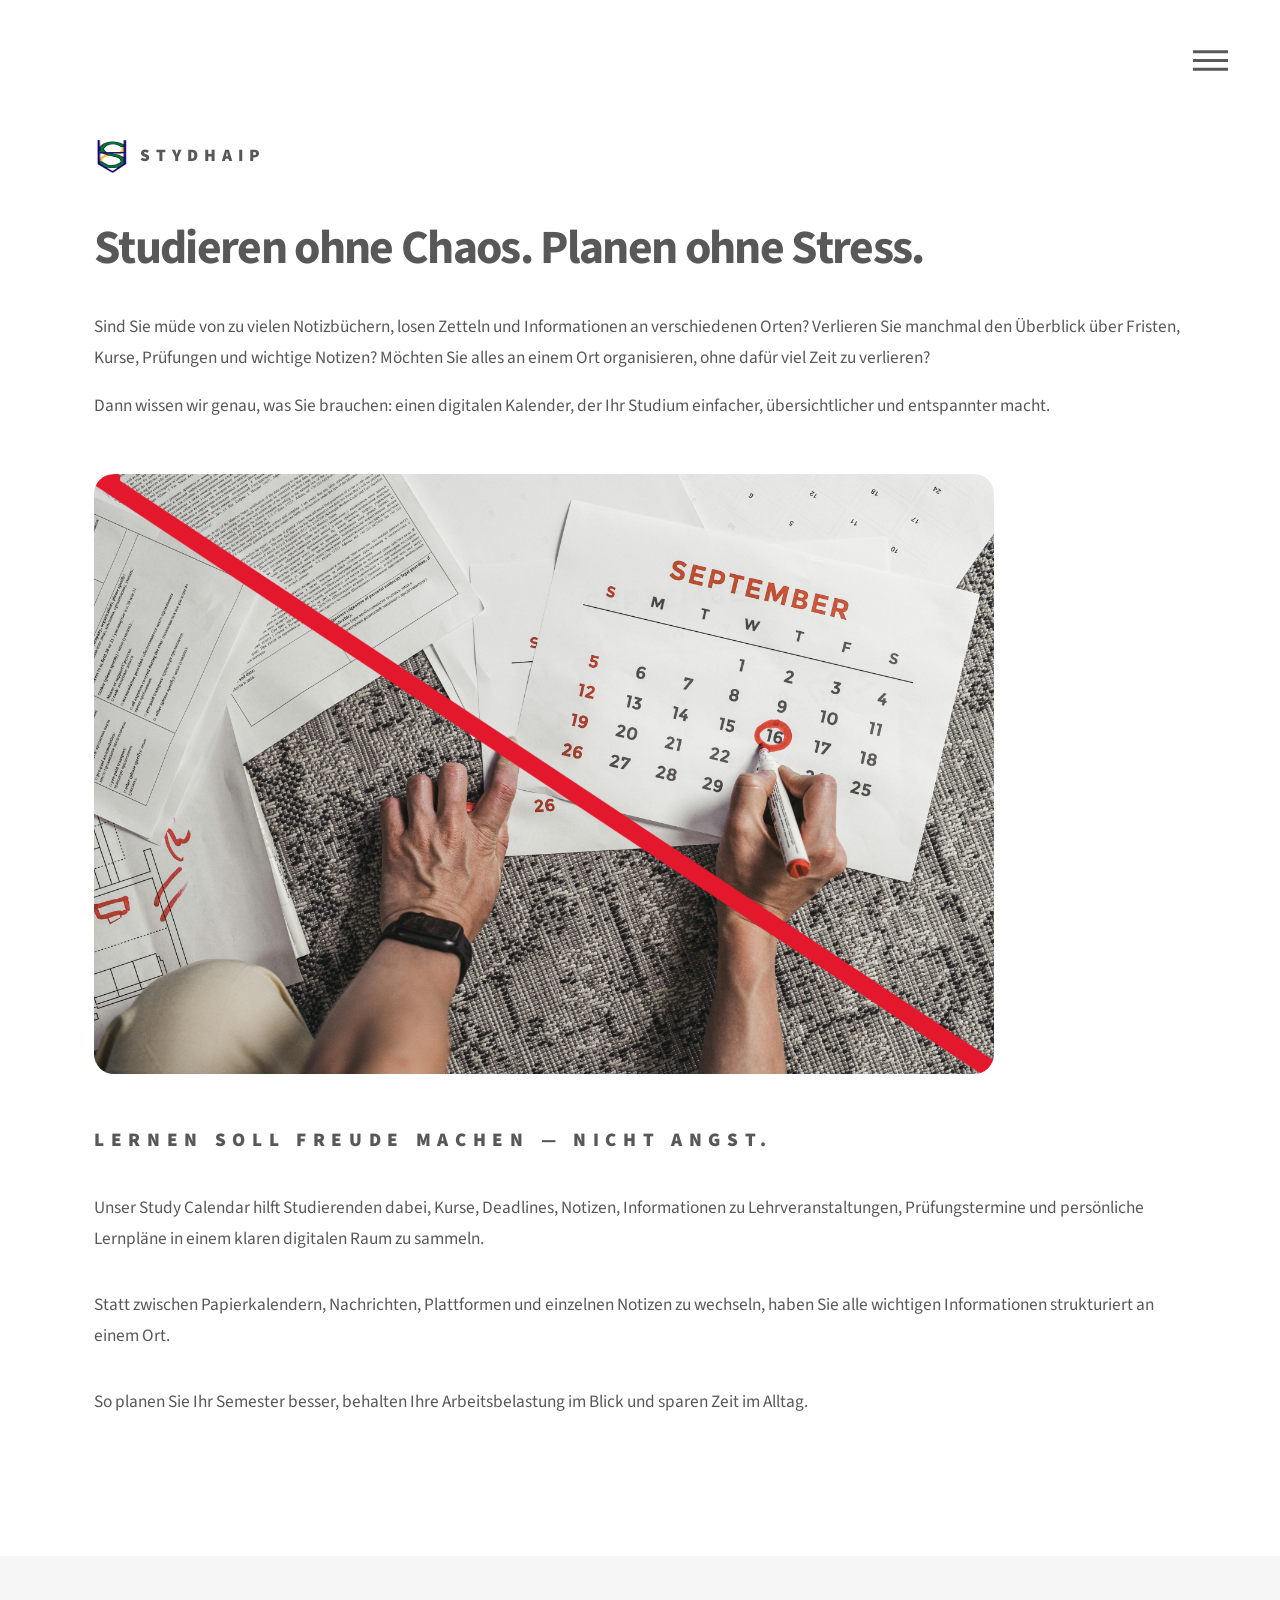
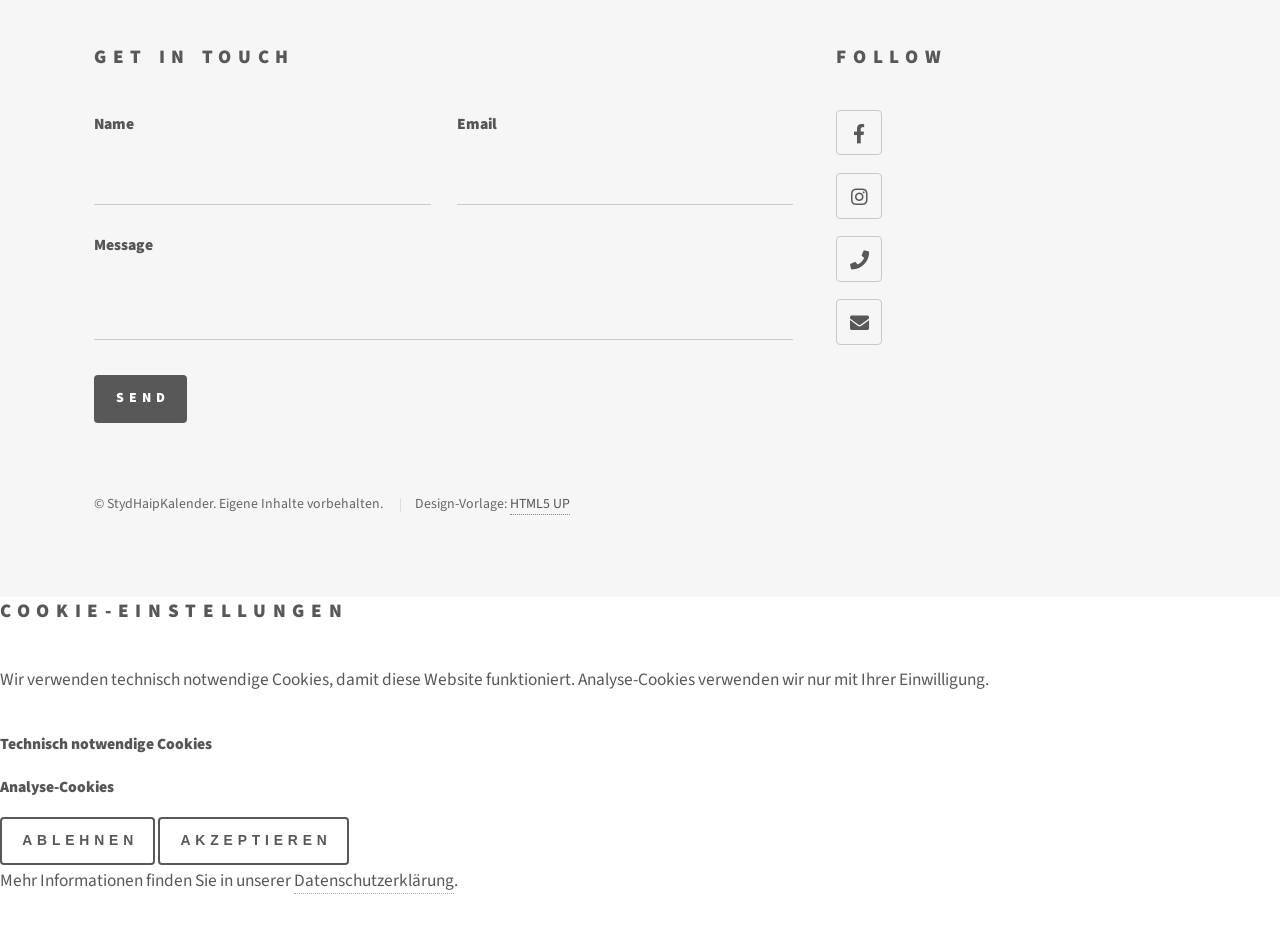
<file: html5up-phantom/index.html>
﻿<!DOCTYPE HTML>
<!--
	Phantom by HTML5 UP
	html5up.net | @ajlkn
	Free for personal and commercial use under the CCA 3.0 license (html5up.net/license)
-->
<html lang="de">
<head>
	<title>StydHaipKalender</title>
	<meta charset="utf-8" />
	<meta name="viewport" content="width=device-width, initial-scale=1, user-scalable=no" />
	<link rel="stylesheet" href="assets/css/main.css" />
	<noscript><link rel="stylesheet" href="assets/css/noscript.css" /></noscript>
</head>
<body class="is-preload">
	<!-- Wrapper -->
	<div id="wrapper">

		<!-- Header -->
		<header id="header">
			<div class="inner">

				<!-- Logo -->
				<a href="index.html" class="logo">
					<span class="symbol"><img src="images/logo.jpg" alt="" /></span><span class="title">StydHaip</span>
				</a>

				<!-- Nav -->
				<nav>
					<ul>
						<li><a href="#menu">Menu</a></li>
					</ul>
				</nav>

			</div>
		</header>

		<!-- Menu -->
		<nav id="menu">
			<h2>Menu</h2>
			<ul>
				<li><a href="index.html">Home</a></li>
				<li><a href="generic.html">Lizenz</a></li>
				<li><a href="privacy.html">Datenschutz</a></li>
				<li><a href="about.html">About us</a></li>
				<li><a href="elements.html">Preise</a></li>
			</ul>
		</nav>

		<!-- Main -->
		<div id="main">
			<div class="inner">
				<header>
					<h1>Studieren ohne Chaos. Planen ohne Stress.</h1>
					<p>
						Sind Sie müde von zu vielen Notizbüchern, losen Zetteln und Informationen an verschiedenen Orten?

						Verlieren Sie manchmal den Überblick über Fristen, Kurse, Prüfungen und wichtige Notizen?
						Möchten Sie alles an einem Ort organisieren, ohne dafür viel Zeit zu verlieren?
					</p>
					<p>
						Dann wissen wir genau, was Sie brauchen: einen digitalen Kalender, der Ihr Studium einfacher,
						übersichtlicher und entspannter macht.
					</p>
				</header>

				<section>
					<img src="images/my-calendar.jpg" alt="Durchgestrichener Papierkalender" class="main-image" />

					<h2>Lernen soll Freude machen — nicht Angst.</h2>

					<p>
						Unser Study Calendar hilft Studierenden dabei, Kurse, Deadlines, Notizen, Informationen zu Lehrveranstaltungen,
						Prüfungstermine und persönliche Lernpläne in einem klaren digitalen Raum zu sammeln.
					</p>

					<p>
						Statt zwischen Papierkalendern, Nachrichten, Plattformen und einzelnen Notizen zu wechseln,
						haben Sie alle wichtigen Informationen strukturiert an einem Ort.
					</p>

					<p>
						So planen Sie Ihr Semester besser, behalten Ihre Arbeitsbelastung im Blick und sparen Zeit im Alltag.
					</p>
				</section>
			</div>
		</div>

		<!-- Footer -->
		<footer id="footer">
			<div class="inner">
				<section>
					<h2>Get in touch</h2>
					<form method="post" action="#">
						<div class="fields">
							<div class="field half">
								<label for="name">Name</label>
								<input type="text" name="name" id="name" />
							</div>
							<div class="field half">
								<label for="email">Email</label>
								<input type="email" name="email" id="email" />
							</div>
							<div class="field">
								<label for="message">Message</label>
								<textarea name="message" id="message"></textarea>
							</div>
						</div>
						<ul class="actions">
							<li><input type="submit" value="Send" class="primary" /></li>
						</ul>
					</form>
				</section>
				<section>
					<h2>Follow</h2>
					<ul class="icons">
						<li><a href="#" class="icon brands style2 fa-facebook-f"><span class="label">Facebook</span></a></li>
						<li><a href="#" class="icon brands style2 fa-instagram"><span class="label">Instagram</span></a></li>
						<li><a href="#" class="icon solid style2 fa-phone"><span class="label">Phone</span></a></li>
						<li><a href="#" class="icon solid style2 fa-envelope"><span class="label">Email</span></a></li>
					</ul>
				</section>
				<ul class="copyright">
					<li>&copy; StydHaipKalender. Eigene Inhalte vorbehalten.</li>
					<li>Design-Vorlage: <a href="http://html5up.net">HTML5 UP</a></li>
				</ul>
			</div>
		</footer>

	</div>

	<!-- Scripts -->
	<script src="assets/js/jquery.min.js"></script>
	<script src="assets/js/browser.min.js"></script>
	<script src="assets/js/breakpoints.min.js"></script>
	<script src="assets/js/util.js"></script>
	<script src="assets/js/main.js"></script>

	

	<!-- Cookie Banner HTML -->
	<div id="cookie-banner" class="cookie-banner">
		<div class="cookie-content">
			<h2>Cookie-Einstellungen</h2>
			<p>
				Wir verwenden technisch notwendige Cookies, damit diese Website funktioniert.
				Analyse-Cookies verwenden wir nur mit Ihrer Einwilligung.
			</p>

			<div class="cookie-options">
				<label>
					<input type="checkbox" checked disabled />
					Technisch notwendige Cookies
				</label>

				<label>
					<input type="checkbox" id="analytics-cookies" />
					Analyse-Cookies
				</label>
			</div>

			<div class="cookie-buttons">
				<button type="button" id="reject-cookies">Ablehnen</button>
				<button type="button" id="accept-cookies">Akzeptieren</button>
			</div>

			<p class="cookie-link">
				Mehr Informationen finden Sie in unserer
				<a href="privacy.html">Datenschutzerklärung</a>.
			</p>
		</div>
	</div>

	<!-- Cookie Banner JS -->
	<script>
		document.addEventListener("DOMContentLoaded", function () {
			var banner = document.getElementById("cookie-banner");
			var acceptButton = document.getElementById("accept-cookies");
			var rejectButton = document.getElementById("reject-cookies");
			var analyticsCheckbox = document.getElementById("analytics-cookies");

			var cookieChoice = localStorage.getItem("cookieChoice");

			if (cookieChoice) {
				banner.classList.add("hidden");
			}

			acceptButton.addEventListener("click", function () {
				var analyticsAccepted = analyticsCheckbox.checked;

				localStorage.setItem("cookieChoice", "accepted");
				localStorage.setItem("analyticsCookies", analyticsAccepted ? "yes" : "no");

				banner.classList.add("hidden");

				if (analyticsAccepted) {
					console.log("Analyse-Cookies wurden akzeptiert.");
				}
			});

			rejectButton.addEventListener("click", function () {
				localStorage.setItem("cookieChoice", "rejected");
				localStorage.setItem("analyticsCookies", "no");

				banner.classList.add("hidden");
			});
		});
	</script>

</body>
</html>
</file>
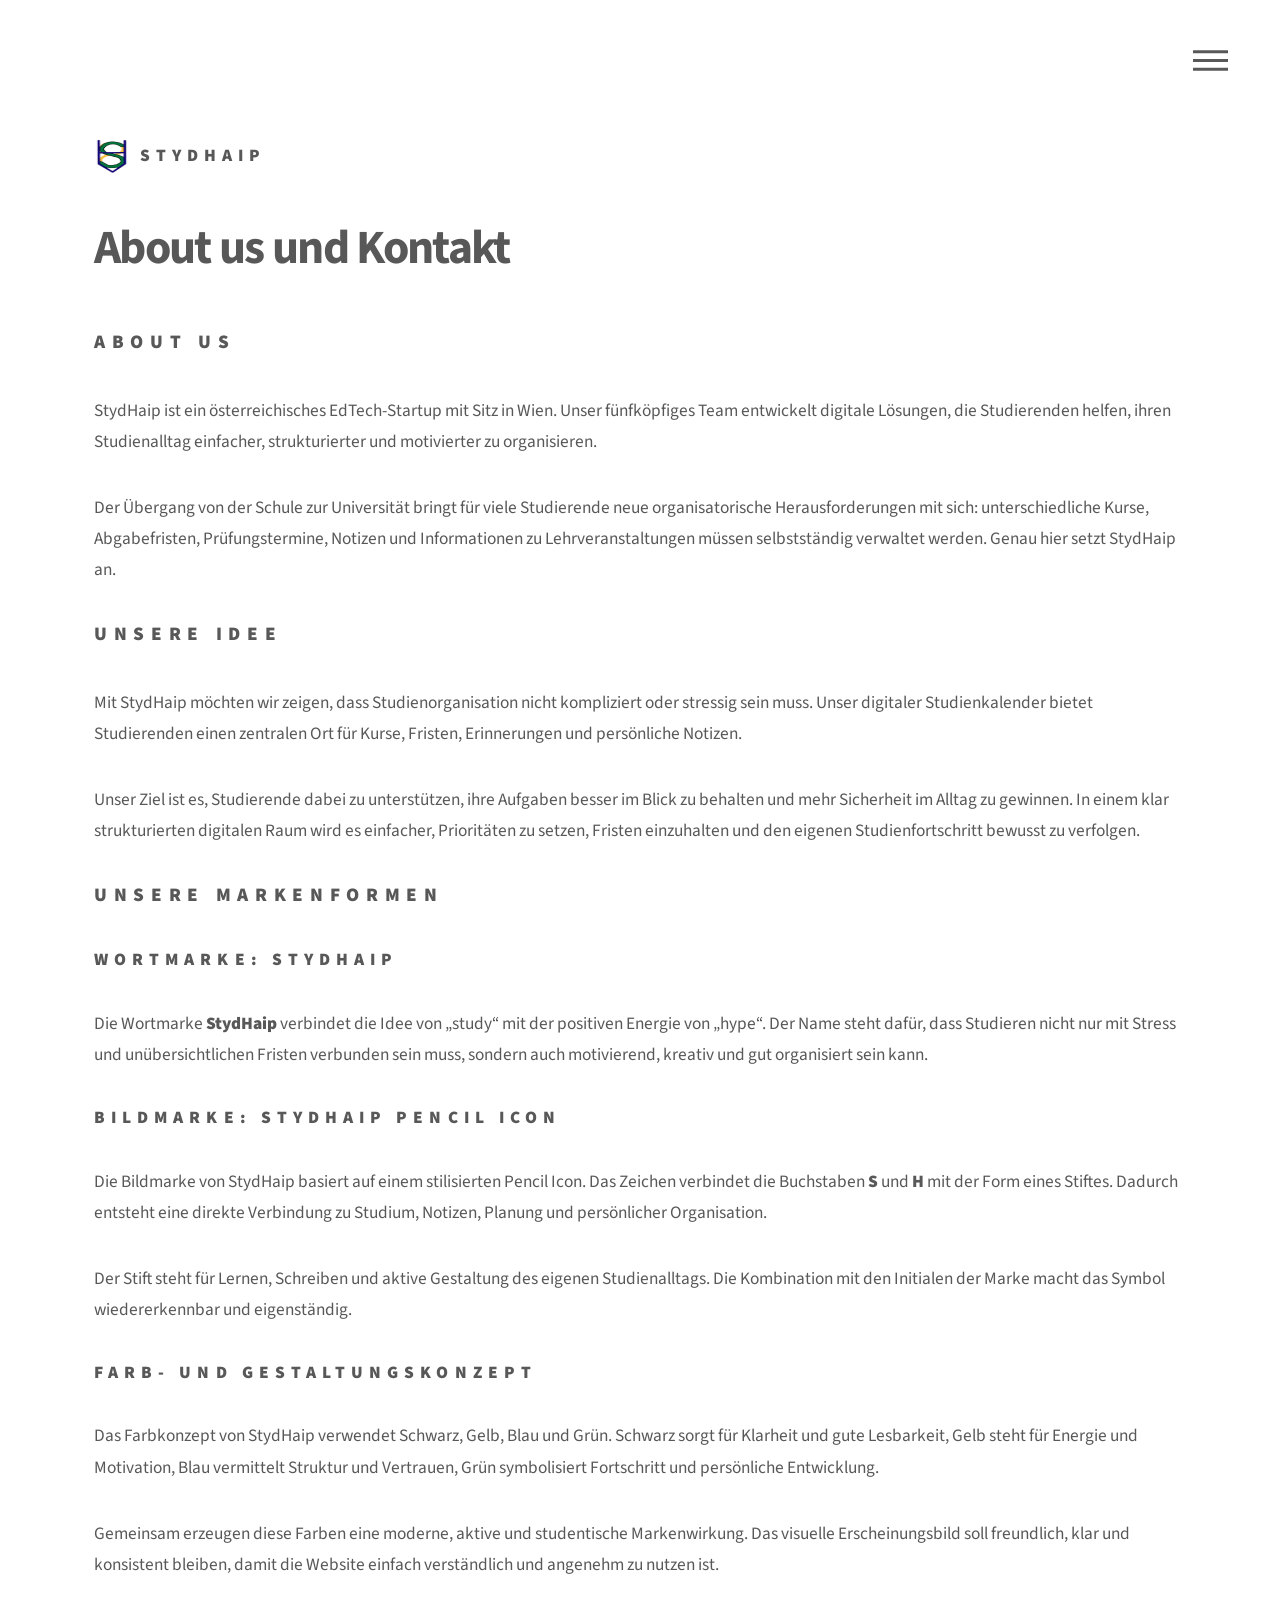
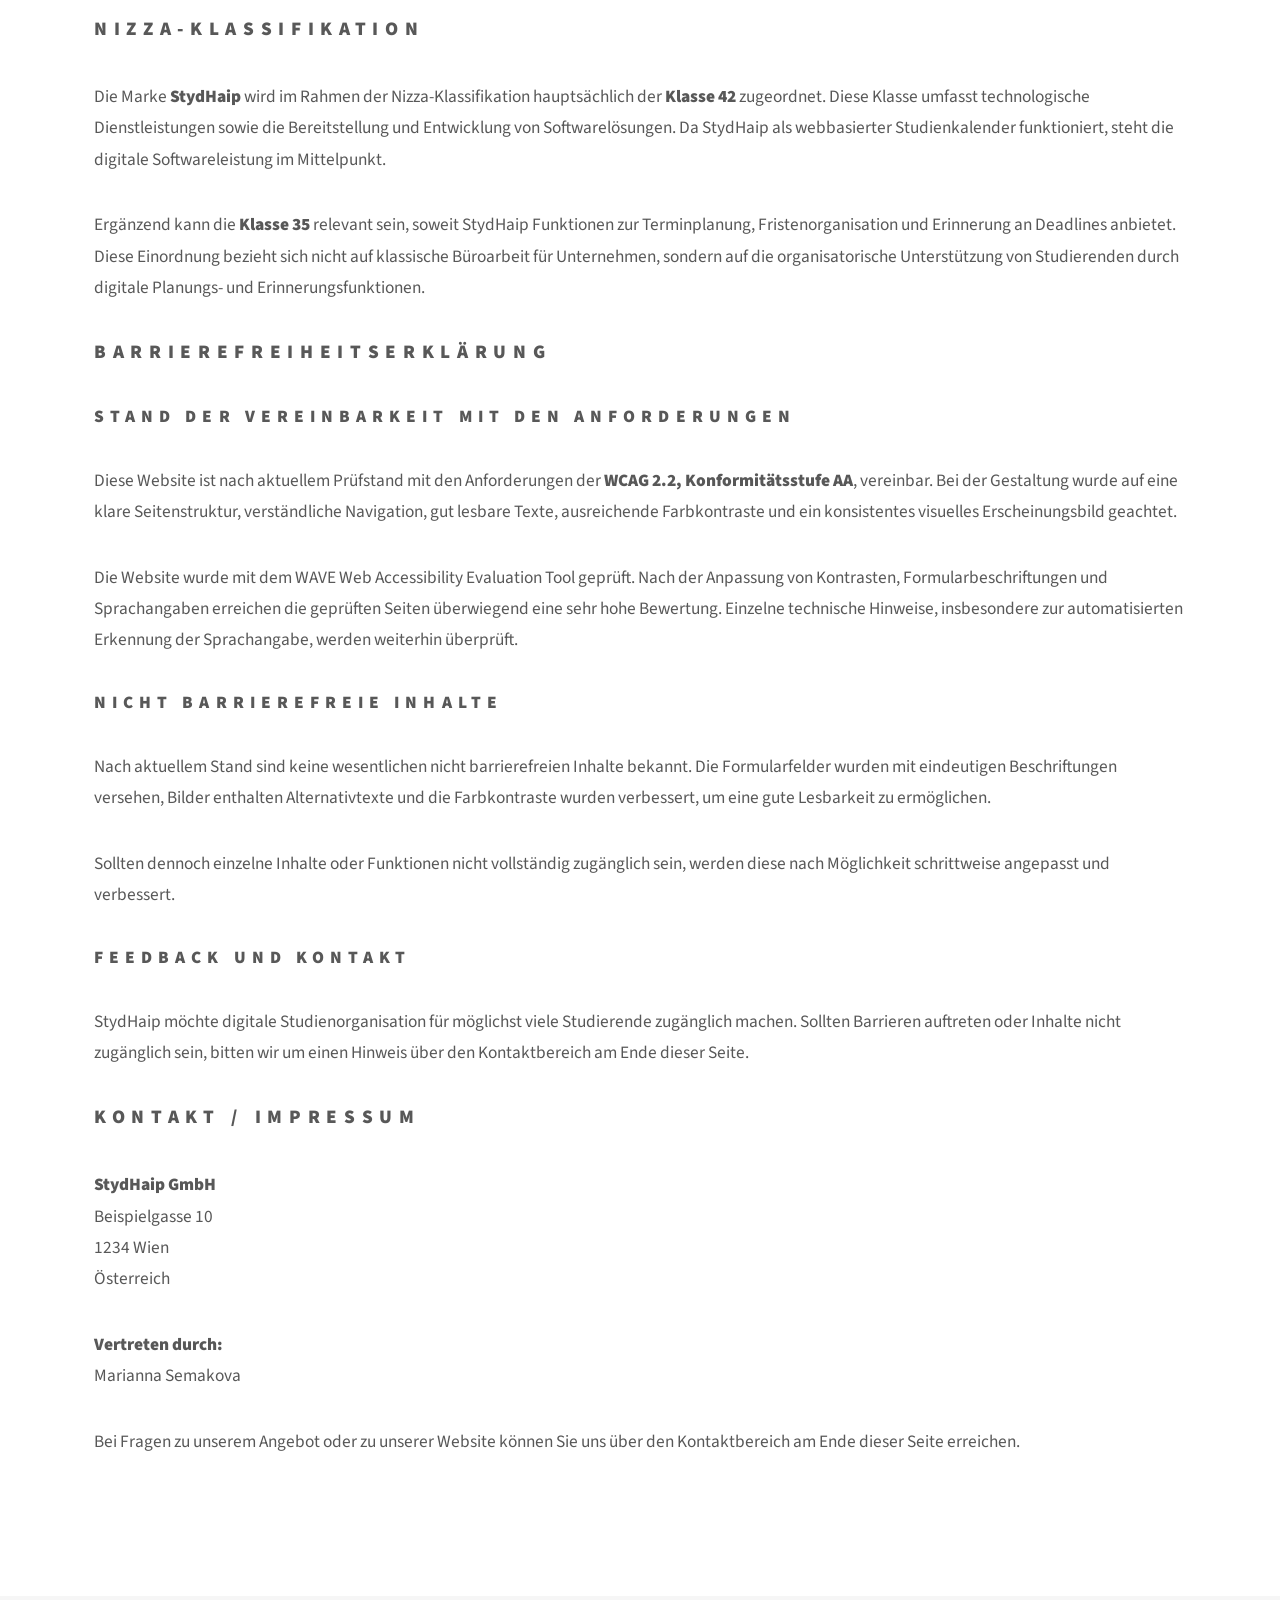
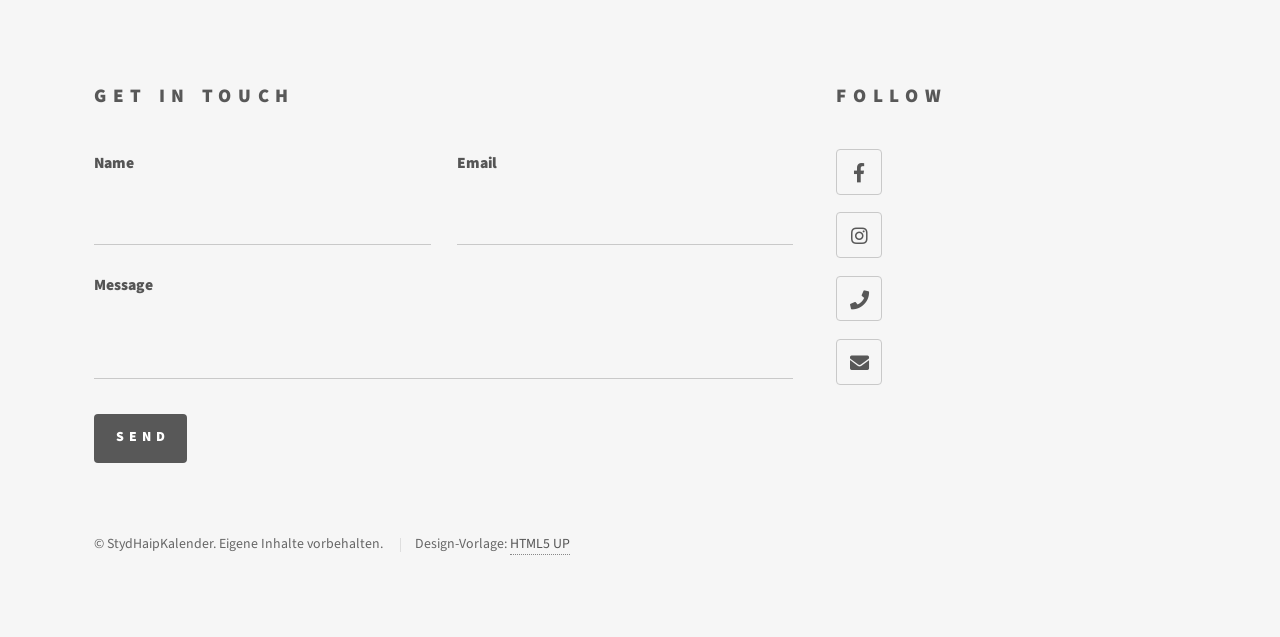
<file: html5up-phantom/about.html>
<!DOCTYPE HTML>
<!--
	Phantom by HTML5 UP
	html5up.net | @ajlkn
	Free for personal and commercial use under the CCA 3.0 license (html5up.net/license)
-->
<html lang="de">
<head>
	<title>Lizenzen - StydHaipKalender</title>
	<meta charset="utf-8" />
	<meta name="viewport" content="width=device-width, initial-scale=1, user-scalable=no" />
	<link rel="stylesheet" href="assets/css/main.css" />
	<noscript><link rel="stylesheet" href="assets/css/noscript.css" /></noscript>
</head>
<body class="is-preload">
	<!-- Wrapper -->
	<div id="wrapper">

		<!-- Header -->
		<header id="header">
			<div class="inner">

				<!-- Logo -->
				<a href="index.html" class="logo">
					<span class="symbol"><img src="images/logo.jpg" alt="" /></span><span class="title">StydHaip</span>
				</a>

				<!-- Nav -->
				<nav>
					<ul>
						<li><a href="#menu">Menu</a></li>
					</ul>
				</nav>

			</div>
		</header>

		<!-- Menu -->
		<nav id="menu">
			<h2>Menu</h2>
			<ul>
				<li><a href="index.html">Home</a></li>
				<li><a href="generic.html">Lizenz</a></li>
				<li><a href="privacy.html">Datenschutz</a></li>
				<li><a href="about.html">About us</a></li>
				<li><a href="elements.html">Preise</a></li>
			</ul>
		</nav>

		<!-- Main -->
		<div id="main">
			<div class="inner">



				<section>

					<h1>About us und Kontakt</h1>
					<h2>About us</h2>
					<p>
						StydHaip ist ein österreichisches EdTech-Startup mit Sitz in Wien.
						Unser fünfköpfiges Team entwickelt digitale Lösungen, die Studierenden
						helfen, ihren Studienalltag einfacher, strukturierter und motivierter zu organisieren.
					</p>
					<p>
						Der Übergang von der Schule zur Universität bringt für viele Studierende
						neue organisatorische Herausforderungen mit sich: unterschiedliche Kurse,
						Abgabefristen, Prüfungstermine, Notizen und Informationen zu Lehrveranstaltungen
						müssen selbstständig verwaltet werden. Genau hier setzt StydHaip an.
					</p>
				</section>

				<section>
					<h2>Unsere Idee</h2>
					<p>
						Mit StydHaip möchten wir zeigen, dass Studienorganisation nicht kompliziert
						oder stressig sein muss. Unser digitaler Studienkalender bietet Studierenden
						einen zentralen Ort für Kurse, Fristen, Erinnerungen und persönliche Notizen.
					</p>
					<p>
						Unser Ziel ist es, Studierende dabei zu unterstützen, ihre Aufgaben besser
						im Blick zu behalten und mehr Sicherheit im Alltag zu gewinnen. In einem
						klar strukturierten digitalen Raum wird es einfacher, Prioritäten zu setzen,
						Fristen einzuhalten und den eigenen Studienfortschritt bewusst zu verfolgen.
					</p>
				</section>

				<section>
					<h2>Unsere Markenformen</h2>


					<h3>Wortmarke: StydHaip</h3>
					<p>
						Die Wortmarke <strong>StydHaip</strong> verbindet die Idee von „study“
						mit der positiven Energie von „hype“. Der Name steht dafür, dass Studieren
						nicht nur mit Stress und unübersichtlichen Fristen verbunden sein muss,
						sondern auch motivierend, kreativ und gut organisiert sein kann.
					</p>

					<h3>Bildmarke: StydHaip Pencil Icon</h3>
					<p>
						Die Bildmarke von StydHaip basiert auf einem stilisierten Pencil Icon.
						Das Zeichen verbindet die Buchstaben <strong>S</strong> und <strong>H</strong>
						mit der Form eines Stiftes. Dadurch entsteht eine direkte Verbindung zu
						Studium, Notizen, Planung und persönlicher Organisation.
					</p>
					<p>
						Der Stift steht für Lernen, Schreiben und aktive Gestaltung des eigenen
						Studienalltags. Die Kombination mit den Initialen der Marke macht das Symbol
						wiedererkennbar und eigenständig.
					</p>

					<h3>Farb- und Gestaltungskonzept</h3>
					<p>
						Das Farbkonzept von StydHaip verwendet Schwarz, Gelb, Blau und Grün.
						Schwarz sorgt für Klarheit und gute Lesbarkeit, Gelb steht für Energie
						und Motivation, Blau vermittelt Struktur und Vertrauen, Grün symbolisiert
						Fortschritt und persönliche Entwicklung.
					</p>
					<p>
						Gemeinsam erzeugen diese Farben eine moderne, aktive und studentische
						Markenwirkung. Das visuelle Erscheinungsbild soll freundlich, klar und
						konsistent bleiben, damit die Website einfach verständlich und angenehm
						zu nutzen ist.
					</p>
				</section>

				<section>
					<h2>Nizza-Klassifikation</h2>
					<p>
						Die Marke <strong>StydHaip</strong> wird im Rahmen der Nizza-Klassifikation
						hauptsächlich der <strong>Klasse 42</strong> zugeordnet. Diese Klasse umfasst
						technologische Dienstleistungen sowie die Bereitstellung und Entwicklung von
						Softwarelösungen. Da StydHaip als webbasierter Studienkalender funktioniert,
						steht die digitale Softwareleistung im Mittelpunkt.
					</p>
					<p>
						Ergänzend kann die <strong>Klasse 35</strong> relevant sein, soweit StydHaip
						Funktionen zur Terminplanung, Fristenorganisation und Erinnerung an Deadlines
						anbietet. Diese Einordnung bezieht sich nicht auf klassische Büroarbeit für
						Unternehmen, sondern auf die organisatorische Unterstützung von Studierenden
						durch digitale Planungs- und Erinnerungsfunktionen.
					</p>

				</section>

	<section>
	<h2>Barrierefreiheitserklärung</h2>

	<h3>Stand der Vereinbarkeit mit den Anforderungen</h3>
	<p>
		Diese Website ist nach aktuellem Prüfstand mit den Anforderungen der
		<strong>WCAG 2.2, Konformitätsstufe AA</strong>, vereinbar. Bei der Gestaltung
		wurde auf eine klare Seitenstruktur, verständliche Navigation, gut lesbare
		Texte, ausreichende Farbkontraste und ein konsistentes visuelles Erscheinungsbild
		geachtet.
	</p>
	<p>
		Die Website wurde mit dem WAVE Web Accessibility Evaluation Tool geprüft.
		Nach der Anpassung von Kontrasten, Formularbeschriftungen und Sprachangaben
		erreichen die geprüften Seiten überwiegend eine sehr hohe Bewertung. Einzelne
		technische Hinweise, insbesondere zur automatisierten Erkennung der Sprachangabe,
		werden weiterhin überprüft.
	</p>

	<h3>Nicht barrierefreie Inhalte</h3>
	<p>
		Nach aktuellem Stand sind keine wesentlichen nicht barrierefreien Inhalte bekannt.
		Die Formularfelder wurden mit eindeutigen Beschriftungen versehen, Bilder enthalten
		Alternativtexte und die Farbkontraste wurden verbessert, um eine gute Lesbarkeit
		zu ermöglichen.
	</p>
	<p>
		Sollten dennoch einzelne Inhalte oder Funktionen nicht vollständig zugänglich sein,
		werden diese nach Möglichkeit schrittweise angepasst und verbessert.
	</p>

	<h3>Feedback und Kontakt</h3>
	<p>
		StydHaip möchte digitale Studienorganisation für möglichst viele Studierende
		zugänglich machen. Sollten Barrieren auftreten oder Inhalte nicht zugänglich sein,
		bitten wir um einen Hinweis über den Kontaktbereich am Ende dieser Seite.
	</p>
</section>

				<section>
					<h2>Kontakt / Impressum</h2>
					<p>
						<strong>StydHaip GmbH</strong><br>
						Beispielgasse 10<br>
						1234 Wien<br>
						Österreich
					</p>
					<p>
						<strong>Vertreten durch:</strong><br>
						Marianna Semakova
					</p>
					<p>
						Bei Fragen zu unserem Angebot oder zu unserer Website können Sie uns über
						den Kontaktbereich am Ende dieser Seite erreichen.
					</p>
				</section>
			</div>


		</div>


		<!-- Footer -->
		<footer id="footer">
			<div class="inner">
				<section>
					<h2>Get in touch</h2>
					<form method="post" action="#">
						<div class="fields">
							<div class="field half">
								<label for="name">Name</label>
								<input type="text" name="name" id="name" />
							</div>
							<div class="field half">
								<label for="email">Email</label>
								<input type="email" name="email" id="email" />
							</div>
							<div class="field">
								<label for="message">Message</label>
								<textarea name="message" id="message"></textarea>
							</div>
						</div>
						<ul class="actions">
							<li><input type="submit" value="Send" class="primary" /></li>
						</ul>
					</form>
				</section>
				<section>
					<h2>Follow</h2>
					<ul class="icons">
						<li><a href="#" class="icon brands style2 fa-facebook-f"><span class="label">Facebook</span></a></li>
						<li><a href="#" class="icon brands style2 fa-instagram"><span class="label">Instagram</span></a></li>
						<li><a href="#" class="icon solid style2 fa-phone"><span class="label">Phone</span></a></li>
						<li><a href="#" class="icon solid style2 fa-envelope"><span class="label">Email</span></a></li>
					</ul>
				</section>
				<ul class="copyright">
					<li>&copy; StydHaipKalender. Eigene Inhalte vorbehalten.</li>
					<li>Design-Vorlage: <a href="http://html5up.net">HTML5 UP</a></li>
				</ul>
			</div>
		</footer>

	</div>

	<!-- Scripts -->
	<script src="assets/js/jquery.min.js"></script>
	<script src="assets/js/browser.min.js"></script>
	<script src="assets/js/breakpoints.min.js"></script>
	<script src="assets/js/util.js"></script>
	<script src="assets/js/main.js"></script>

</body>
</html>
</file>
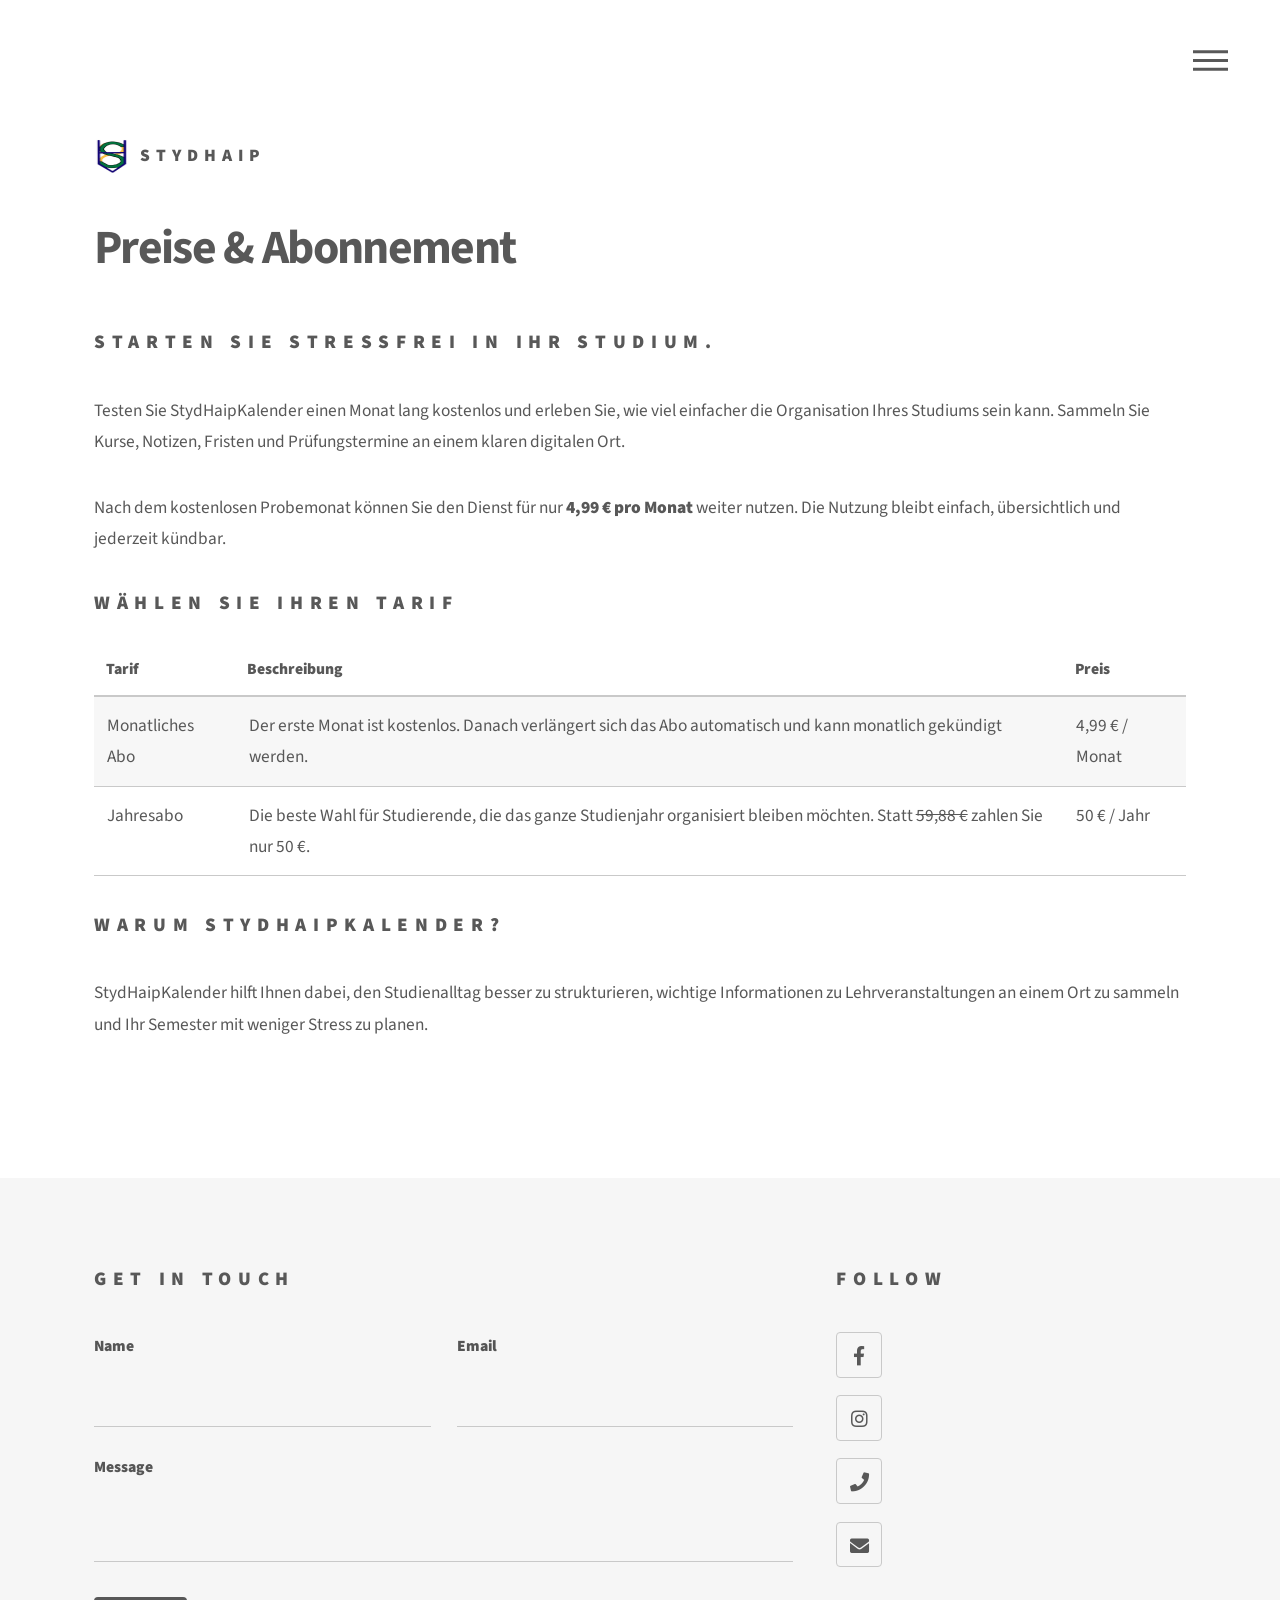
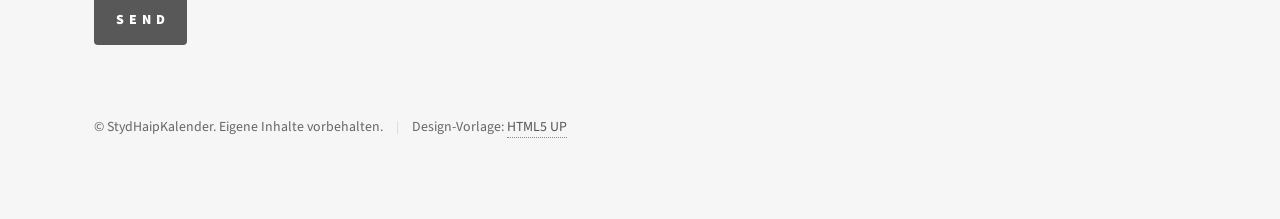
<file: html5up-phantom/elements.html>
<!DOCTYPE HTML>
<!--
	Phantom by HTML5 UP
	html5up.net | @ajlkn
	Free for personal and commercial use under the CCA 3.0 license (html5up.net/license)
-->
<html lang="de">
	<head>
		<title>Preise - StydHaipKalender</title>
		<meta charset="utf-8" />
		<meta name="viewport" content="width=device-width, initial-scale=1, user-scalable=no" />
		<link rel="stylesheet" href="assets/css/main.css" />
		<noscript><link rel="stylesheet" href="assets/css/noscript.css" /></noscript>
	</head>
	<body class="is-preload">
		<!-- Wrapper -->
			<div id="wrapper">

				<!-- Header -->
					<header id="header">
						<div class="inner">

							<!-- Logo -->
								<a href="index.html" class="logo">
									<span class="symbol"><img src="images/logo.jpg" alt="" /></span><span class="title">StydHaip</span>
								</a>

							<!-- Nav -->
								<nav>
									<ul>
										<li><a href="#menu">Menu</a></li>
									</ul>
								</nav>

						</div>
					</header>

				<!-- Menu -->
					<nav id="menu">
						<h2>Menu</h2>
						<ul>
							<li><a href="index.html">Home</a></li>
							<li><a href="generic.html">Lizenz</a></li>
							<li><a href="privacy.html">Datenschutz</a></li>
							<li><a href="about.html">About us</a></li>
							<li><a href="elements.html">Preise</a></li>
						</ul>
					</nav>

				<!-- Main -->
					<div id="main">
						<div class="inner">
							<h1>Preise & Abonnement</h1>

							<section>
								<h2>Starten Sie stressfrei in Ihr Studium.</h2>
								<p>
									Testen Sie StydHaipKalender einen Monat lang kostenlos und erleben Sie,
									wie viel einfacher die Organisation Ihres Studiums sein kann.
									Sammeln Sie Kurse, Notizen, Fristen und Prüfungstermine an einem klaren digitalen Ort.
								</p>
								<p>
									Nach dem kostenlosen Probemonat können Sie den Dienst für nur
									<strong>4,99 € pro Monat</strong> weiter nutzen.
									Die Nutzung bleibt einfach, übersichtlich und jederzeit kündbar.
								</p>
							</section>

							<section>
								<h2>Wählen Sie Ihren Tarif</h2>

								<div class="table-wrapper">
									<table>
										<thead>
											<tr>
												<th>Tarif</th>
												<th>Beschreibung</th>
												<th>Preis</th>
											</tr>
										</thead>
										<tbody>
											<tr>
												<td>Monatliches Abo</td>
												<td>
													Der erste Monat ist kostenlos. Danach verlängert sich das Abo automatisch
													und kann monatlich gekündigt werden.
												</td>
												<td>4,99 € / Monat</td>
											</tr>
											<tr>
												<td>Jahresabo</td>
												<td>
													Die beste Wahl für Studierende, die das ganze Studienjahr organisiert bleiben möchten.
													Statt <s>59,88 €</s> zahlen Sie nur 50 €.
												</td>
												<td>50 € / Jahr</td>
											</tr>
										</tbody>
									</table>
								</div>
							</section>

							<section>
								<h2>Warum StydHaipKalender?</h2>
								<p>
									StydHaipKalender hilft Ihnen dabei, den Studienalltag besser zu strukturieren,
									wichtige Informationen zu Lehrveranstaltungen an einem Ort zu sammeln
									und Ihr Semester mit weniger Stress zu planen.
								</p>
							</section>
						</div>
							

							

							

						
					</div>
		     
				<!-- Footer -->
					<footer id="footer">
						<div class="inner">
							<section>
								<h2>Get in touch</h2>
								<form method="post" action="#">
									<div class="fields">
				<div class="field half">
					<label for="name">Name</label>
					<input type="text" name="name" id="name" />
				</div>
				<div class="field half">
					<label for="email">Email</label>
					<input type="email" name="email" id="email" />
				</div>
				<div class="field">
					<label for="message">Message</label>
					<textarea name="message" id="message"></textarea>
				</div>
</div>
									<ul class="actions">
										<li><input type="submit" value="Send" class="primary" /></li>
									</ul>
								</form>
							</section>
							<section>
								
									<h2>Follow</h2>
									<ul class="icons">
										<li><a href="#" class="icon brands style2 fa-facebook-f"><span class="label">Facebook</span></a></li>
										<li><a href="#" class="icon brands style2 fa-instagram"><span class="label">Instagram</span></a></li>
										<li><a href="#" class="icon solid style2 fa-phone"><span class="label">Phone</span></a></li>
										<li><a href="#" class="icon solid style2 fa-envelope"><span class="label">Email</span></a></li>
									</ul>
								</section>
							
							<ul class="copyright">
								<li>&copy; StydHaipKalender. Eigene Inhalte vorbehalten.</li><li>Design-Vorlage: <a href="http://html5up.net">HTML5 UP</a></li>
							</ul>
						</div>
					</footer>

			

		<!-- Scripts -->
			<script src="assets/js/jquery.min.js"></script>
			<script src="assets/js/browser.min.js"></script>
			<script src="assets/js/breakpoints.min.js"></script>
			<script src="assets/js/util.js"></script>
			<script src="assets/js/main.js"></script>

	</body>
</html>
</file>
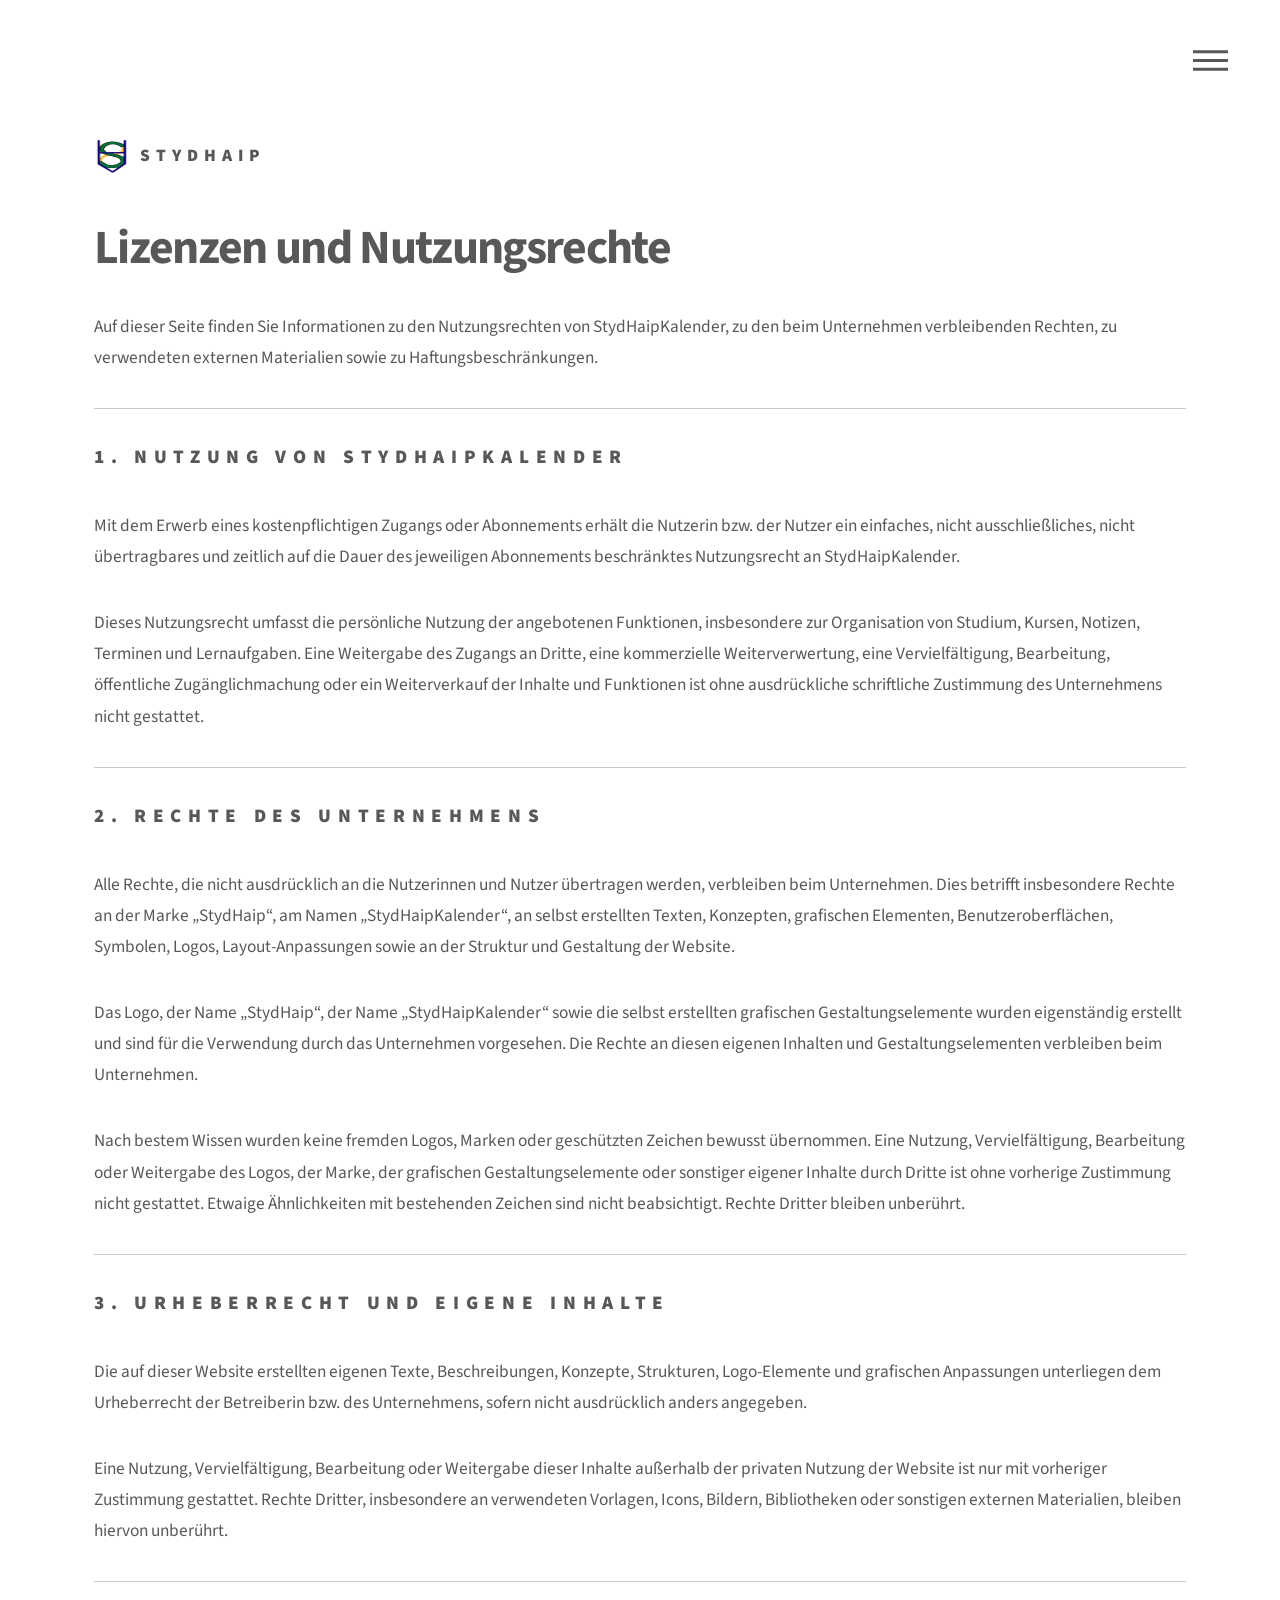
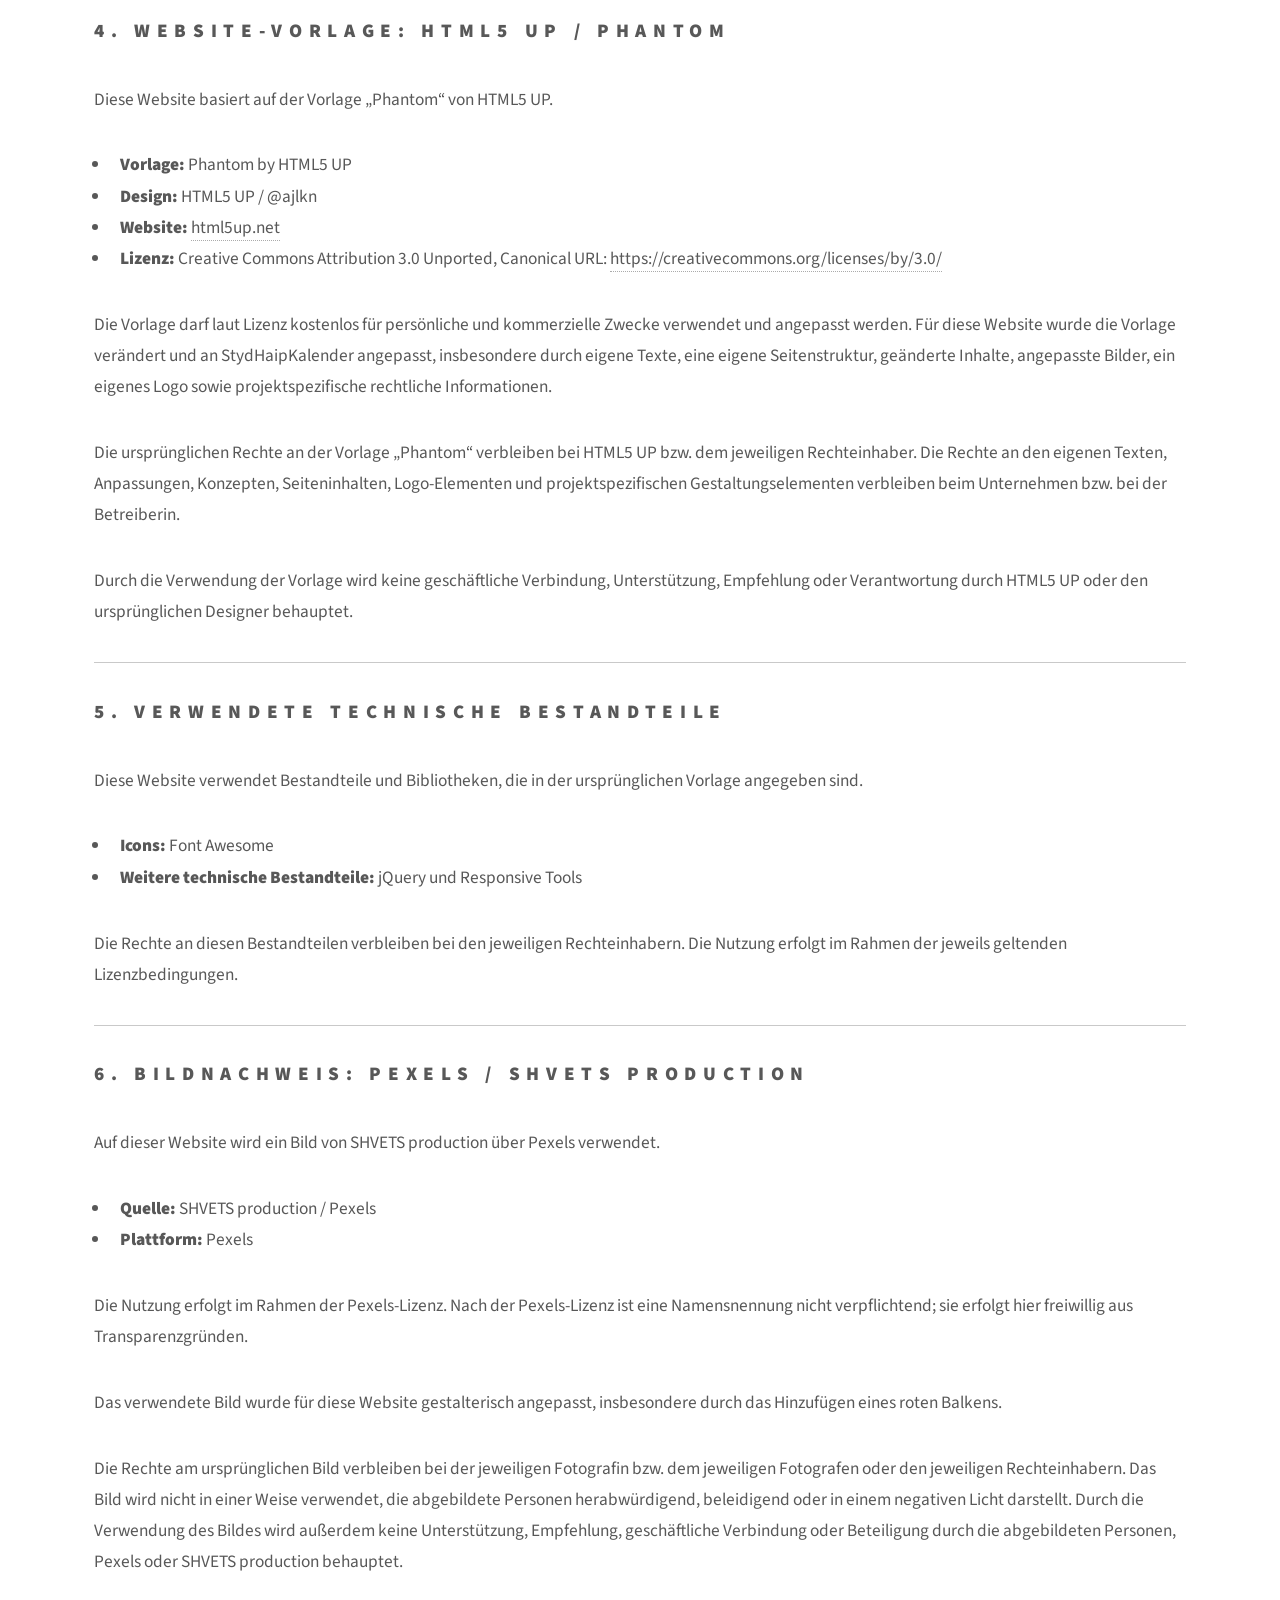
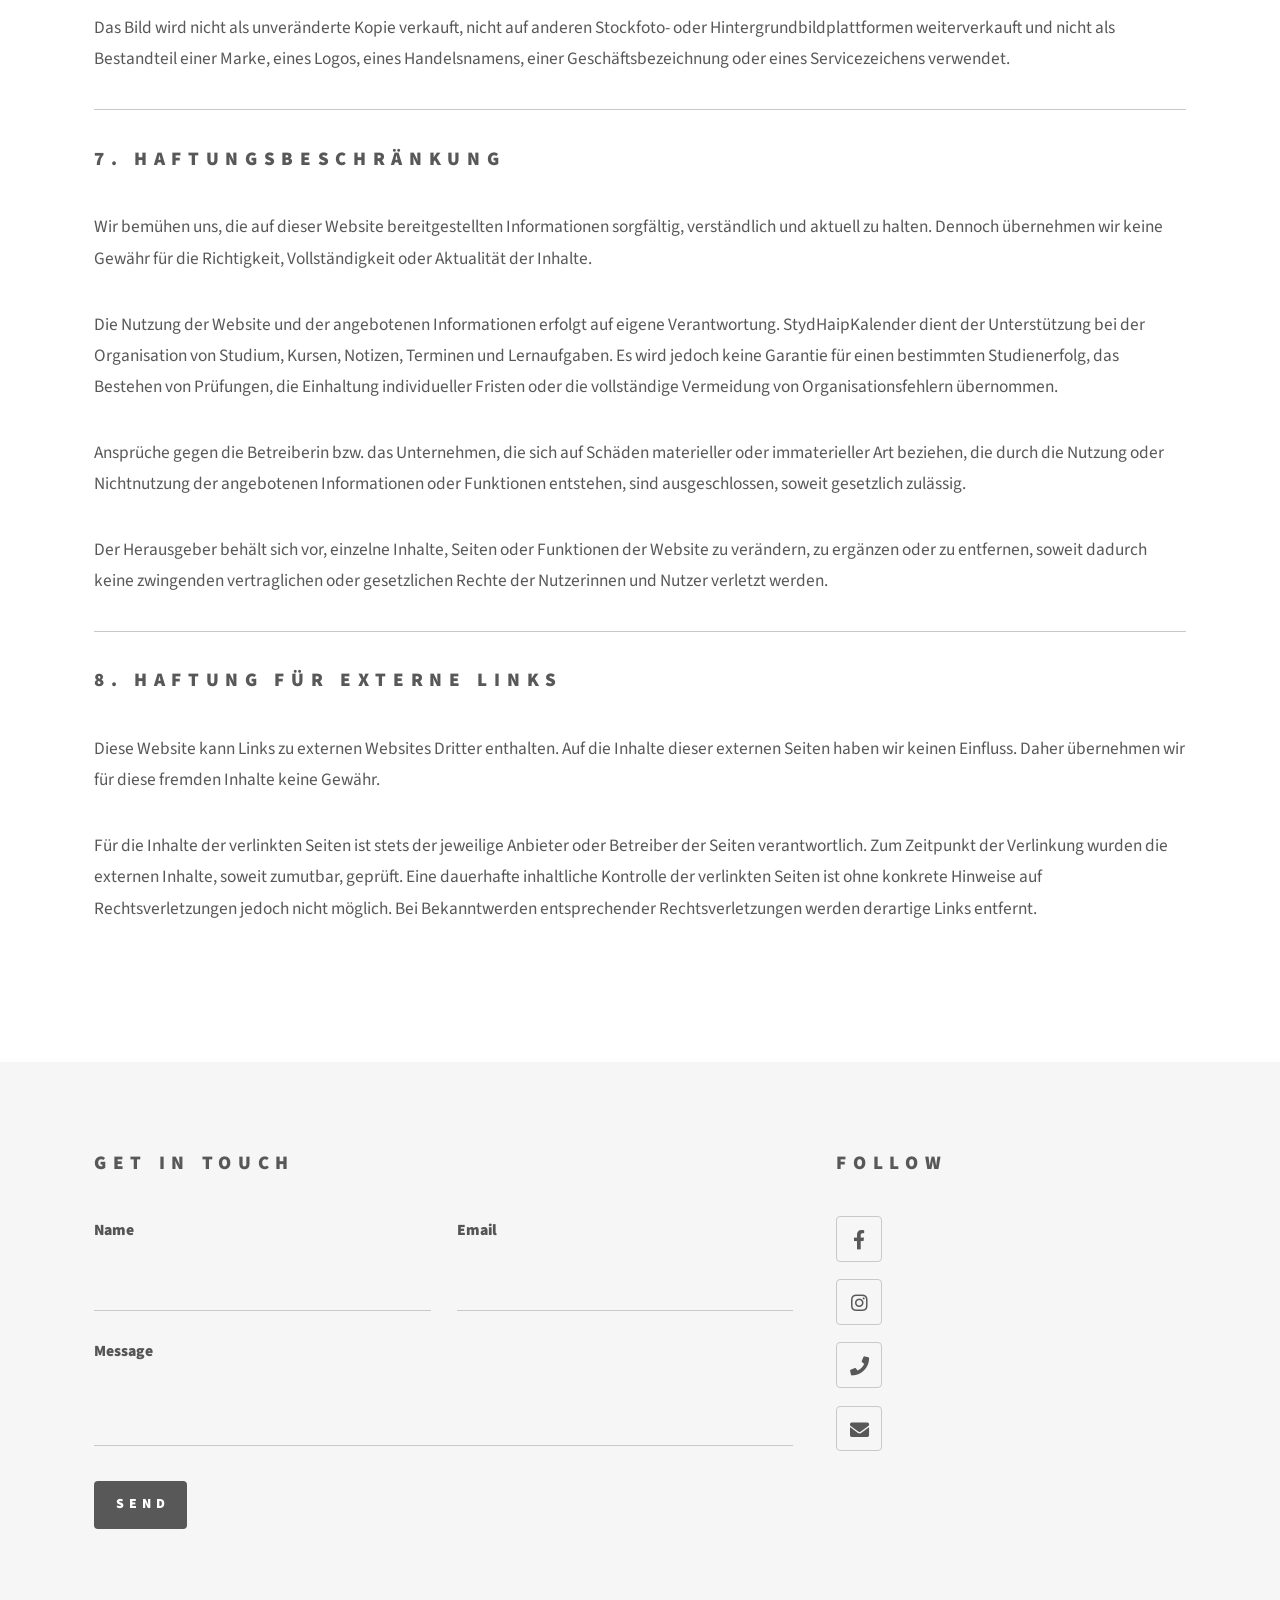
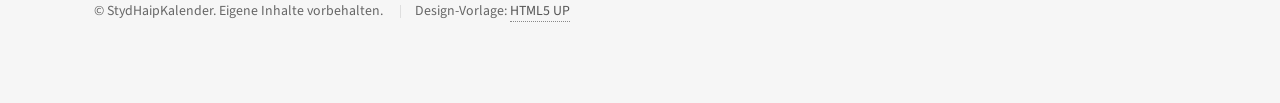
<file: html5up-phantom/generic.html>
<!DOCTYPE HTML>
<!--
	Phantom by HTML5 UP
	html5up.net | @ajlkn
	Free for personal and commercial use under the CCA 3.0 license (html5up.net/license)
-->
<html lang="de">
<head>
	<title>Lizenzen - StydHaipKalender</title>
	<meta charset="utf-8" />
	<meta name="viewport" content="width=device-width, initial-scale=1, user-scalable=no" />
	<link rel="stylesheet" href="assets/css/main.css" />
	<noscript><link rel="stylesheet" href="assets/css/noscript.css" /></noscript>
</head>
<body class="is-preload">
	<!-- Wrapper -->
	<div id="wrapper">

		<!-- Header -->
		<header id="header">
			<div class="inner">

				<!-- Logo -->
				<a href="index.html" class="logo">
					<span class="symbol"><img src="images/logo.jpg" alt="" /></span><span class="title">StydHaip</span>
				</a>

				<!-- Nav -->
				<nav>
					<ul>
						<li><a href="#menu">Menu</a></li>
					</ul>
				</nav>

			</div>
		</header>

		<!-- Menu -->
		<nav id="menu">
			<h2>Menu</h2>
			<ul>
				<li><a href="index.html">Home</a></li>
				<li><a href="generic.html">Lizenz</a></li>
				<li><a href="privacy.html">Datenschutz</a></li>
				<li><a href="about.html">About us</a></li>
				<li><a href="elements.html">Preise</a></li>
			</ul>
		</nav>

		<!-- Main -->
		<div id="main">
			<div class="inner">

				<header>
					<h1>Lizenzen und Nutzungsrechte</h1>
					<p>
						Auf dieser Seite finden Sie Informationen zu den Nutzungsrechten von StydHaipKalender,
						zu den beim Unternehmen verbleibenden Rechten, zu verwendeten externen Materialien
						sowie zu Haftungsbeschränkungen.
					</p>
				</header>

				<hr />

				<section>
					<h2>1. Nutzung von StydHaipKalender</h2>
					<p>
						Mit dem Erwerb eines kostenpflichtigen Zugangs oder Abonnements erhält die Nutzerin
						bzw. der Nutzer ein einfaches, nicht ausschließliches, nicht übertragbares und zeitlich
						auf die Dauer des jeweiligen Abonnements beschränktes Nutzungsrecht an StydHaipKalender.
					</p>
					<p>
						Dieses Nutzungsrecht umfasst die persönliche Nutzung der angebotenen Funktionen,
						insbesondere zur Organisation von Studium, Kursen, Notizen, Terminen und Lernaufgaben.
						Eine Weitergabe des Zugangs an Dritte, eine kommerzielle Weiterverwertung, eine
						Vervielfältigung, Bearbeitung, öffentliche Zugänglichmachung oder ein Weiterverkauf
						der Inhalte und Funktionen ist ohne ausdrückliche schriftliche Zustimmung des Unternehmens
						nicht gestattet.
					</p>
				</section>

				<hr />

				<section>
					<h2>2. Rechte des Unternehmens</h2>
					<p>
						Alle Rechte, die nicht ausdrücklich an die Nutzerinnen und Nutzer übertragen werden,
						verbleiben beim Unternehmen. Dies betrifft insbesondere Rechte an der Marke
						„StydHaip“, am Namen „StydHaipKalender“, an selbst erstellten Texten, Konzepten,
						grafischen Elementen, Benutzeroberflächen, Symbolen, Logos, Layout-Anpassungen
						sowie an der Struktur und Gestaltung der Website.
					</p>
					<p>
						Das Logo, der Name „StydHaip“, der Name „StydHaipKalender“ sowie die selbst erstellten
						grafischen Gestaltungselemente wurden eigenständig erstellt und sind für die Verwendung
						durch das Unternehmen vorgesehen. Die Rechte an diesen eigenen Inhalten und
						Gestaltungselementen verbleiben beim Unternehmen.
					</p>
					<p>
						Nach bestem Wissen wurden keine fremden Logos, Marken oder geschützten Zeichen bewusst
						übernommen. Eine Nutzung, Vervielfältigung, Bearbeitung oder Weitergabe des Logos,
						der Marke, der grafischen Gestaltungselemente oder sonstiger eigener Inhalte durch Dritte
						ist ohne vorherige Zustimmung nicht gestattet. Etwaige Ähnlichkeiten mit bestehenden
						Zeichen sind nicht beabsichtigt. Rechte Dritter bleiben unberührt.
					</p>
				</section>

				<hr />

				<section>
					<h2>3. Urheberrecht und eigene Inhalte</h2>
					<p>
						Die auf dieser Website erstellten eigenen Texte, Beschreibungen, Konzepte, Strukturen,
						Logo-Elemente und grafischen Anpassungen unterliegen dem Urheberrecht der Betreiberin
						bzw. des Unternehmens, sofern nicht ausdrücklich anders angegeben.
					</p>
					<p>
						Eine Nutzung, Vervielfältigung, Bearbeitung oder Weitergabe dieser Inhalte außerhalb
						der privaten Nutzung der Website ist nur mit vorheriger Zustimmung gestattet. Rechte
						Dritter, insbesondere an verwendeten Vorlagen, Icons, Bildern, Bibliotheken oder
						sonstigen externen Materialien, bleiben hiervon unberührt.
					</p>
				</section>

				<hr />

				<section>
					<h2>4. Website-Vorlage: HTML5 UP / Phantom</h2>
					<p>
						Diese Website basiert auf der Vorlage „Phantom“ von HTML5 UP.
					</p>

					<ul>
						<li><strong>Vorlage:</strong> Phantom by HTML5 UP</li>
						<li><strong>Design:</strong> HTML5 UP / @ajlkn</li>
						<li><strong>Website:</strong> <a href="https://html5up.net" target="_blank" rel="noopener noreferrer">html5up.net</a></li>
						<li>
							<strong>Lizenz:</strong> Creative Commons Attribution 3.0 Unported,
							Canonical URL:
							<a href="https://creativecommons.org/licenses/by/3.0/" target="_blank" rel="noopener noreferrer">
								https://creativecommons.org/licenses/by/3.0/
							</a>
						</li>
					</ul>

					<p>
						Die Vorlage darf laut Lizenz kostenlos für persönliche und kommerzielle Zwecke verwendet
						und angepasst werden. Für diese Website wurde die Vorlage verändert und an StydHaipKalender
						angepasst, insbesondere durch eigene Texte, eine eigene Seitenstruktur, geänderte Inhalte,
						angepasste Bilder, ein eigenes Logo sowie projektspezifische rechtliche Informationen.
					</p>
					<p>
						Die ursprünglichen Rechte an der Vorlage „Phantom“ verbleiben bei HTML5 UP bzw. dem
						jeweiligen Rechteinhaber. Die Rechte an den eigenen Texten, Anpassungen, Konzepten,
						Seiteninhalten, Logo-Elementen und projektspezifischen Gestaltungselementen verbleiben
						beim Unternehmen bzw. bei der Betreiberin.
					</p>
					<p>
						Durch die Verwendung der Vorlage wird keine geschäftliche Verbindung, Unterstützung,
						Empfehlung oder Verantwortung durch HTML5 UP oder den ursprünglichen Designer behauptet.
					</p>
				</section>

				<hr />

				<section>
					<h2>5. Verwendete technische Bestandteile</h2>
					<p>
						Diese Website verwendet Bestandteile und Bibliotheken, die in der ursprünglichen Vorlage
						angegeben sind.
					</p>

					<ul>
						<li><strong>Icons:</strong> Font Awesome</li>
						<li><strong>Weitere technische Bestandteile:</strong> jQuery und Responsive Tools</li>
					</ul>

					<p>
						Die Rechte an diesen Bestandteilen verbleiben bei den jeweiligen Rechteinhabern.
						Die Nutzung erfolgt im Rahmen der jeweils geltenden Lizenzbedingungen.
					</p>
				</section>

				<hr />

				<section>
					<h2>6. Bildnachweis: Pexels / SHVETS production</h2>
					<p>
						Auf dieser Website wird ein Bild von SHVETS production über Pexels verwendet.
					</p>

					<ul>
						<li><strong>Quelle:</strong> SHVETS production / Pexels</li>
						<li><strong>Plattform:</strong> Pexels</li>
					</ul>

					<p>
						Die Nutzung erfolgt im Rahmen der Pexels-Lizenz. Nach der Pexels-Lizenz ist eine
						Namensnennung nicht verpflichtend; sie erfolgt hier freiwillig aus Transparenzgründen.
					</p>
					<p>
						Das verwendete Bild wurde für diese Website gestalterisch angepasst, insbesondere durch
						das Hinzufügen eines roten Balkens.
					</p>
					<p>
						Die Rechte am ursprünglichen Bild verbleiben bei der jeweiligen Fotografin bzw. dem
						jeweiligen Fotografen oder den jeweiligen Rechteinhabern. Das Bild wird nicht in einer
						Weise verwendet, die abgebildete Personen herabwürdigend, beleidigend oder in einem
						negativen Licht darstellt. Durch die Verwendung des Bildes wird außerdem keine Unterstützung,
						Empfehlung, geschäftliche Verbindung oder Beteiligung durch die abgebildeten Personen,
						Pexels oder SHVETS production behauptet.
					</p>
					<p>
						Das Bild wird nicht als unveränderte Kopie verkauft, nicht auf anderen Stockfoto- oder
						Hintergrundbildplattformen weiterverkauft und nicht als Bestandteil einer Marke, eines Logos,
						eines Handelsnamens, einer Geschäftsbezeichnung oder eines Servicezeichens verwendet.
					</p>
				</section>

				<hr />

				<section>
					<h2>7. Haftungsbeschränkung</h2>

					<p>
						Wir bemühen uns, die auf dieser Website bereitgestellten Informationen sorgfältig,
						verständlich und aktuell zu halten. Dennoch übernehmen wir keine Gewähr für die
						Richtigkeit, Vollständigkeit oder Aktualität der Inhalte.
					</p>

					<p>
						Die Nutzung der Website und der angebotenen Informationen erfolgt auf eigene
						Verantwortung. StydHaipKalender dient der Unterstützung bei der Organisation von
						Studium, Kursen, Notizen, Terminen und Lernaufgaben. Es wird jedoch keine Garantie
						für einen bestimmten Studienerfolg, das Bestehen von Prüfungen, die Einhaltung
						individueller Fristen oder die vollständige Vermeidung von Organisationsfehlern
						übernommen.
					</p>

					<p>
						Ansprüche gegen die Betreiberin bzw. das Unternehmen, die sich auf Schäden
						materieller oder immaterieller Art beziehen, die durch die Nutzung oder Nichtnutzung
						der angebotenen Informationen oder Funktionen entstehen, sind ausgeschlossen,
						soweit gesetzlich zulässig.
					</p>

					<p>
						Der Herausgeber behält sich vor, einzelne Inhalte, Seiten oder Funktionen der Website
						zu verändern, zu ergänzen oder zu entfernen, soweit dadurch keine zwingenden
						vertraglichen oder gesetzlichen Rechte der Nutzerinnen und Nutzer verletzt werden.
					</p>
				</section>

				<hr />

				<section>
					<h2>8. Haftung für externe Links</h2>
					<p>
						Diese Website kann Links zu externen Websites Dritter enthalten. Auf die Inhalte dieser
						externen Seiten haben wir keinen Einfluss. Daher übernehmen wir für diese fremden Inhalte
						keine Gewähr.
					</p>
					<p>
						Für die Inhalte der verlinkten Seiten ist stets der jeweilige Anbieter oder Betreiber der
						Seiten verantwortlich. Zum Zeitpunkt der Verlinkung wurden die externen Inhalte, soweit
						zumutbar, geprüft. Eine dauerhafte inhaltliche Kontrolle der verlinkten Seiten ist ohne
						konkrete Hinweise auf Rechtsverletzungen jedoch nicht möglich. Bei Bekanntwerden
						entsprechender Rechtsverletzungen werden derartige Links entfernt.
					</p>
				</section>

			</div>
		</div>

		<!-- Footer -->
		<footer id="footer">
			<div class="inner">
				<section>
					<h2>Get in touch</h2>
					<form method="post" action="#">
						<div class="fields">
							<div class="field half">
								<label for="name">Name</label>
								<input type="text" name="name" id="name" />
							</div>
							<div class="field half">
								<label for="email">Email</label>
								<input type="email" name="email" id="email" />
							</div>
							<div class="field">
								<label for="message">Message</label>
								<textarea name="message" id="message"></textarea>
							</div>
						</div>
						<ul class="actions">
							<li><input type="submit" value="Send" class="primary" /></li>
						</ul>
					</form>
				</section>
				<section>
					<h2>Follow</h2>
					<ul class="icons">
						<li><a href="#" class="icon brands style2 fa-facebook-f"><span class="label">Facebook</span></a></li>
						<li><a href="#" class="icon brands style2 fa-instagram"><span class="label">Instagram</span></a></li>
						<li><a href="#" class="icon solid style2 fa-phone"><span class="label">Phone</span></a></li>
						<li><a href="#" class="icon solid style2 fa-envelope"><span class="label">Email</span></a></li>
					</ul>
				</section>
				<ul class="copyright">
					<li>&copy; StydHaipKalender. Eigene Inhalte vorbehalten.</li>
					<li>Design-Vorlage: <a href="http://html5up.net">HTML5 UP</a></li>
				</ul>
			</div>
		</footer>

	</div>

	<!-- Scripts -->
	<script src="assets/js/jquery.min.js"></script>
	<script src="assets/js/browser.min.js"></script>
	<script src="assets/js/breakpoints.min.js"></script>
	<script src="assets/js/util.js"></script>
	<script src="assets/js/main.js"></script>

</body>
</html>
</html>
</file>
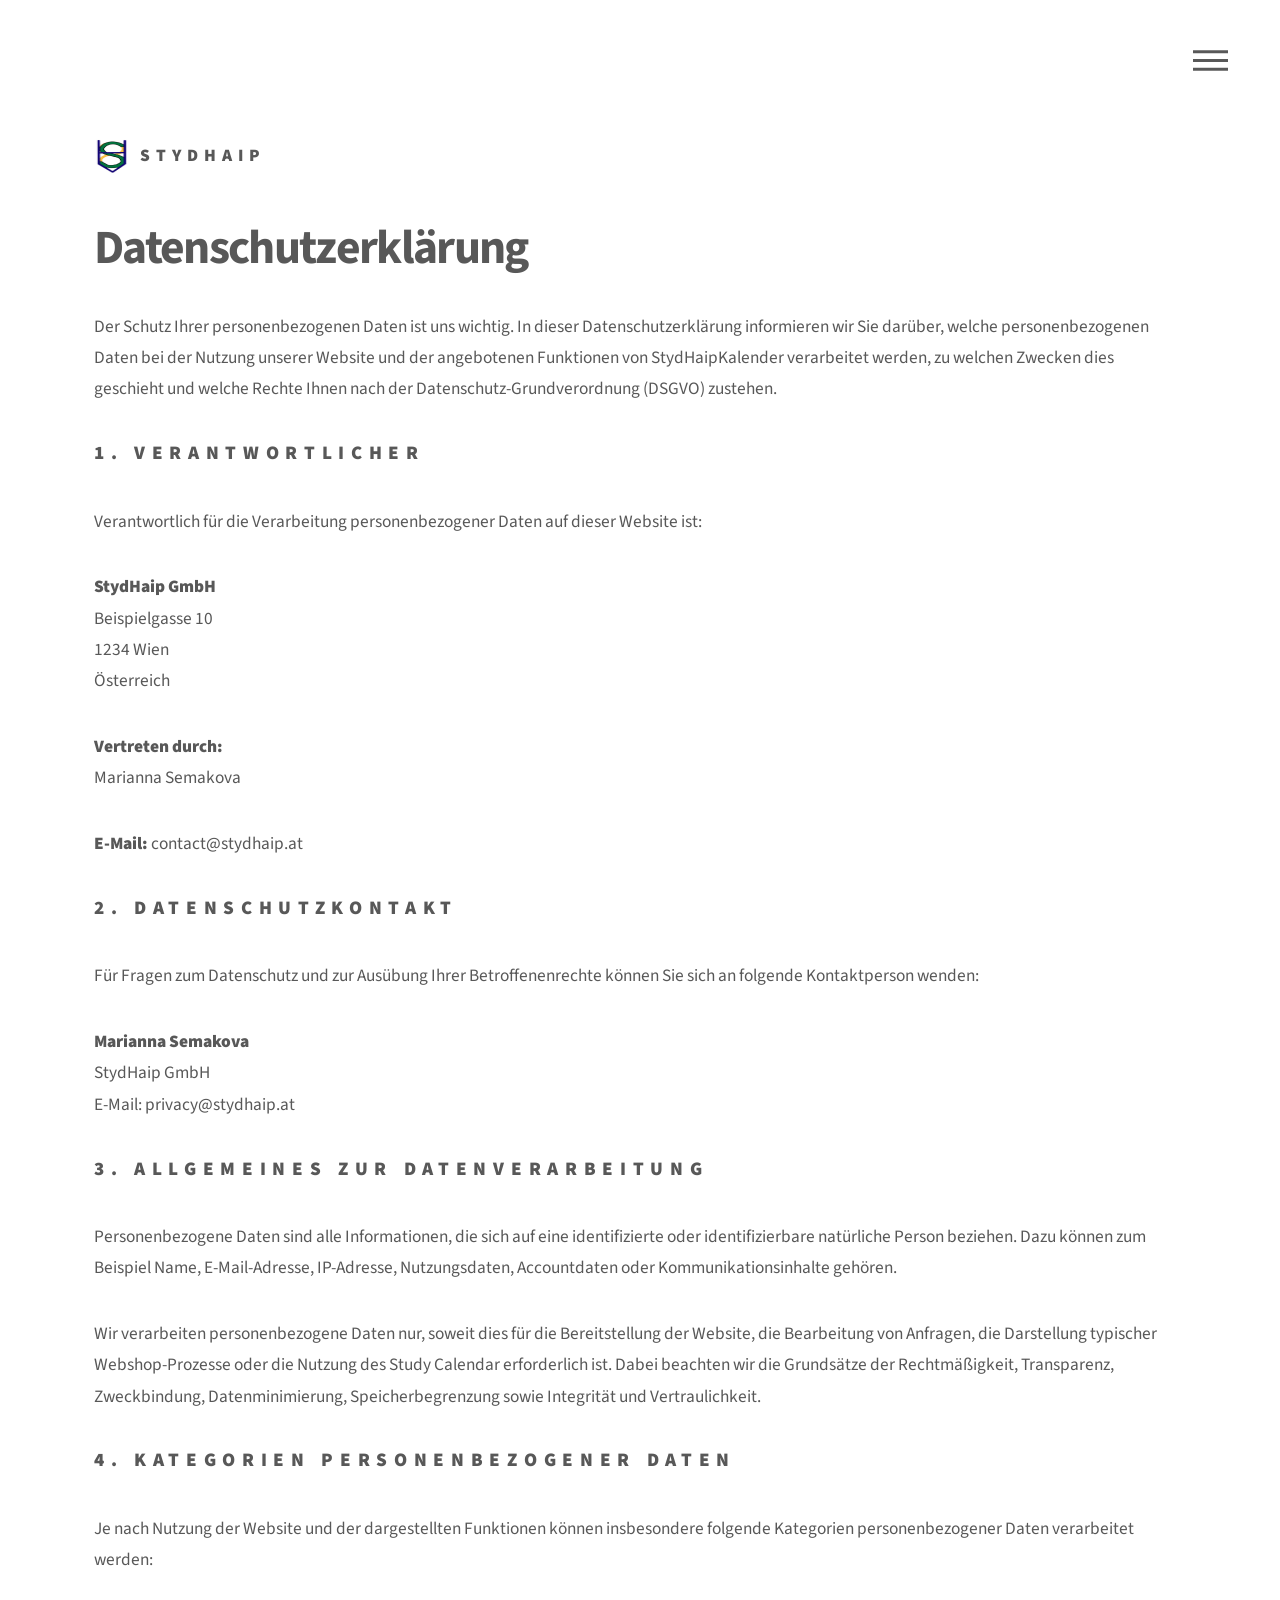
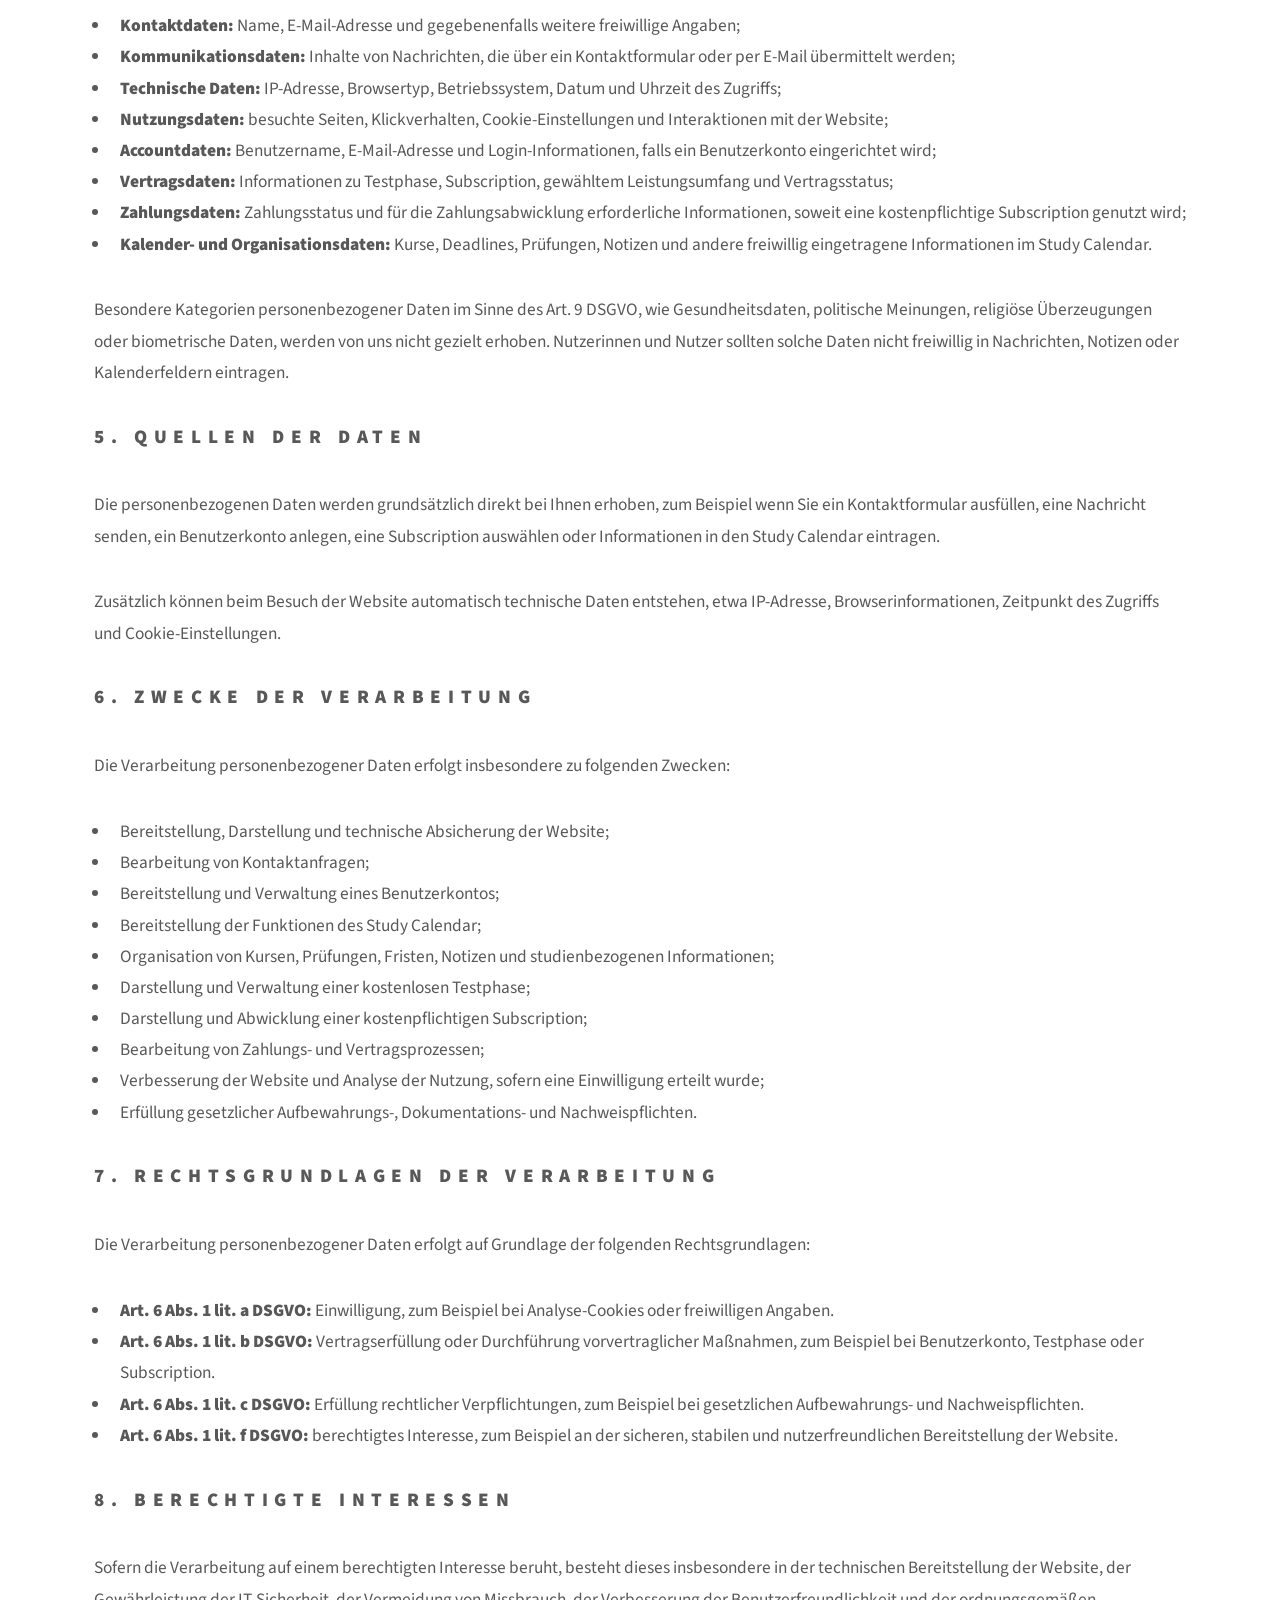
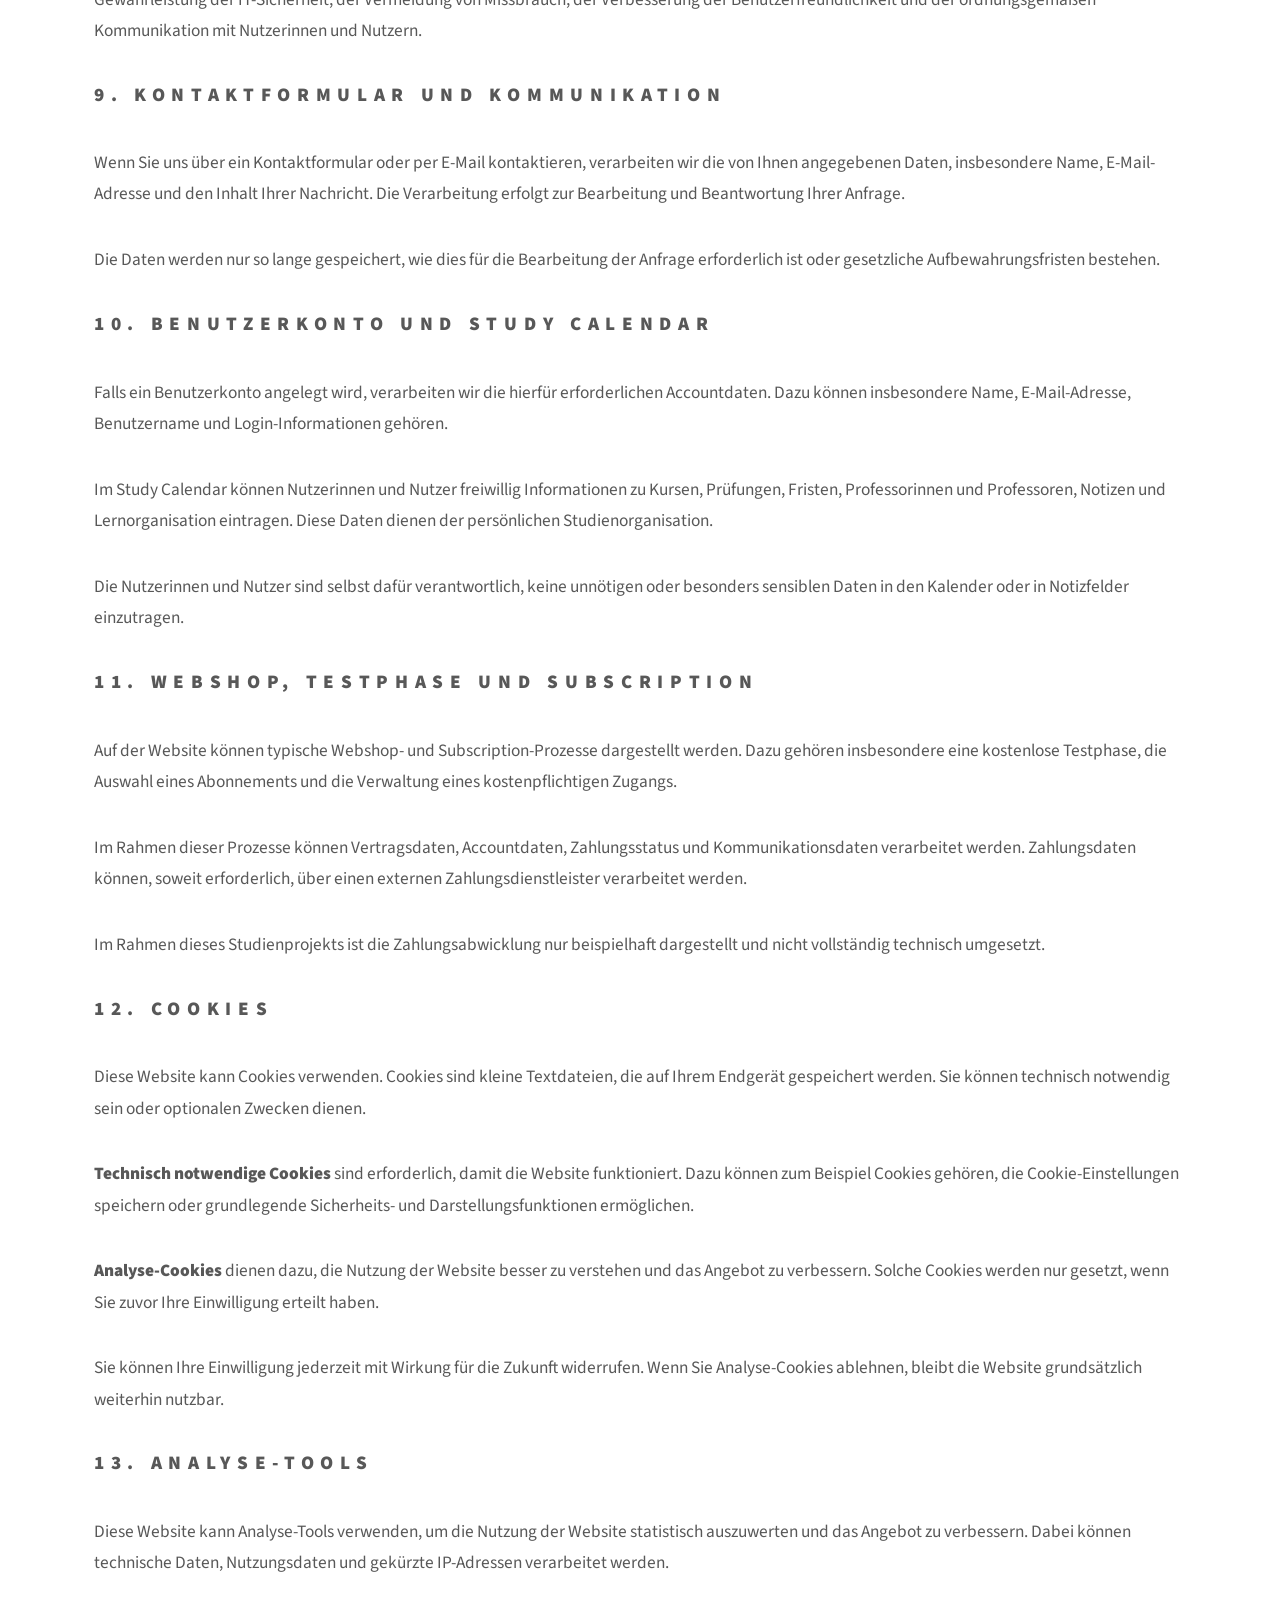
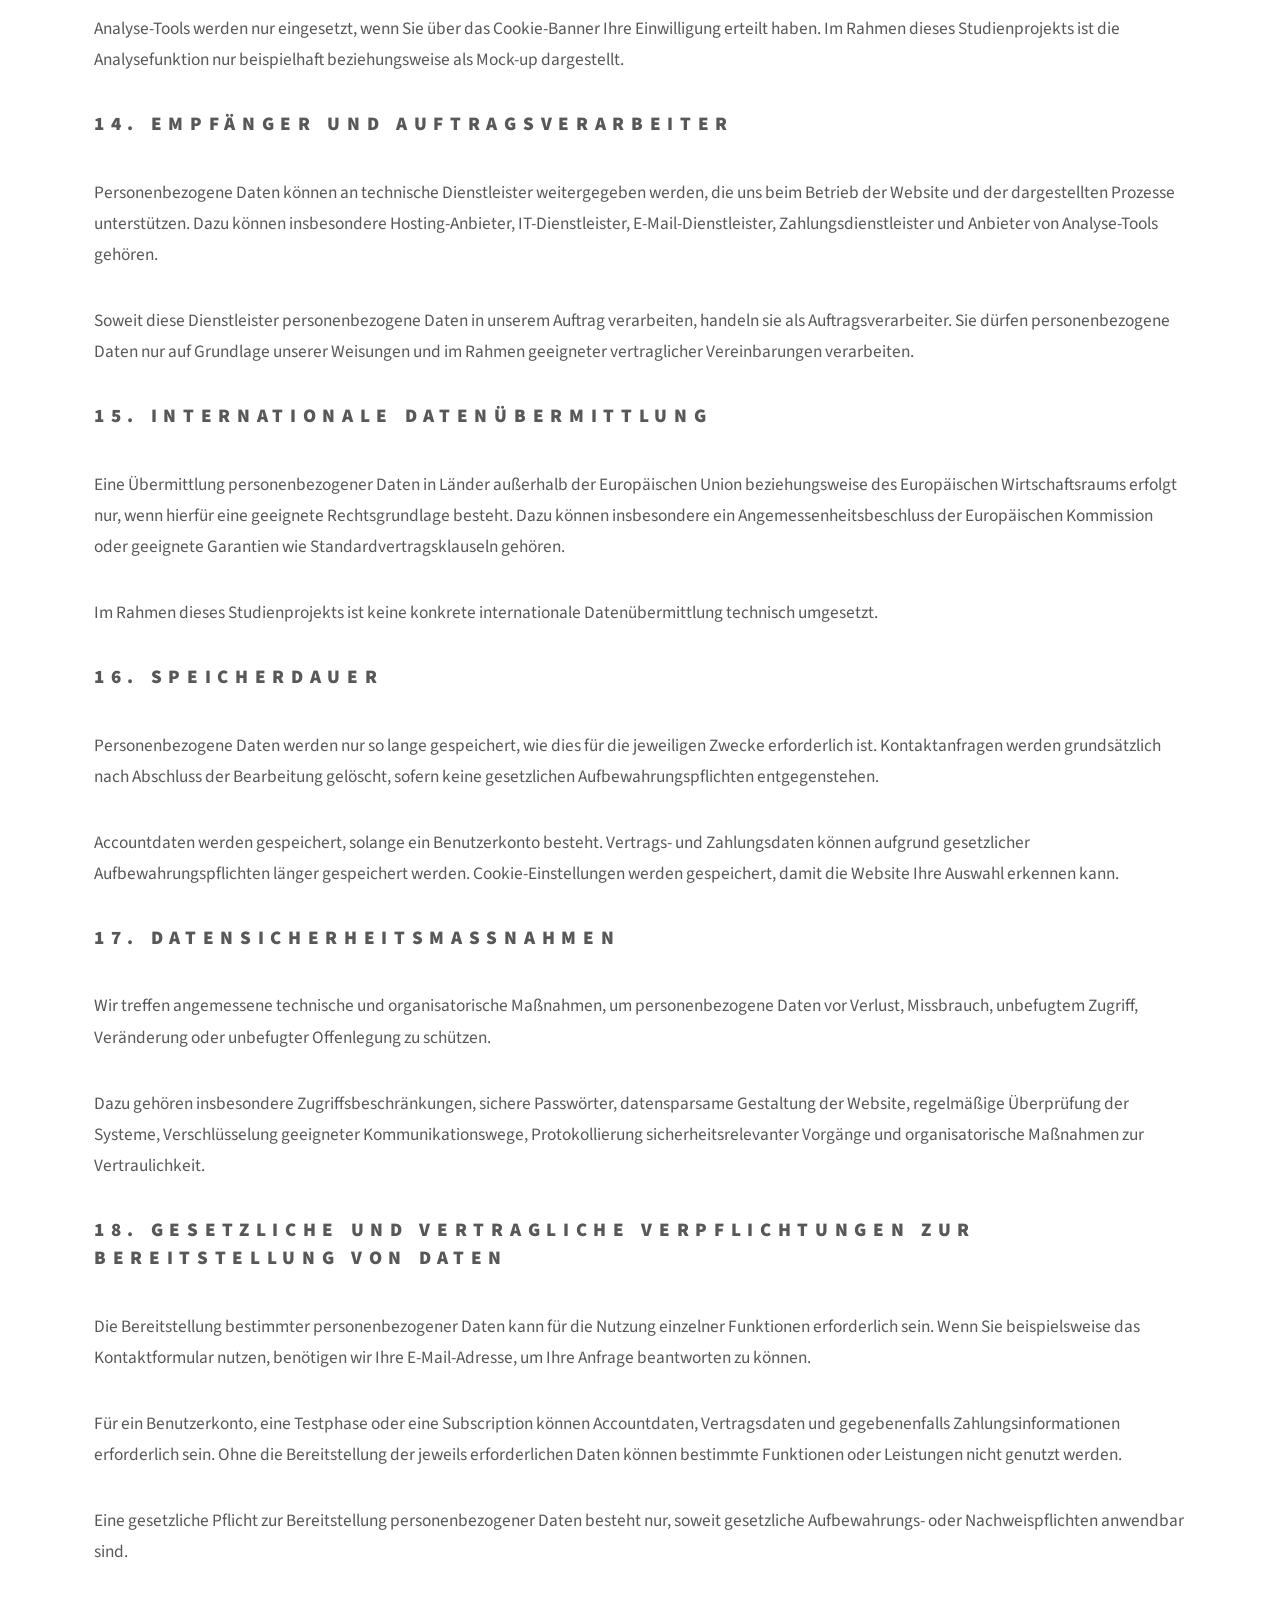
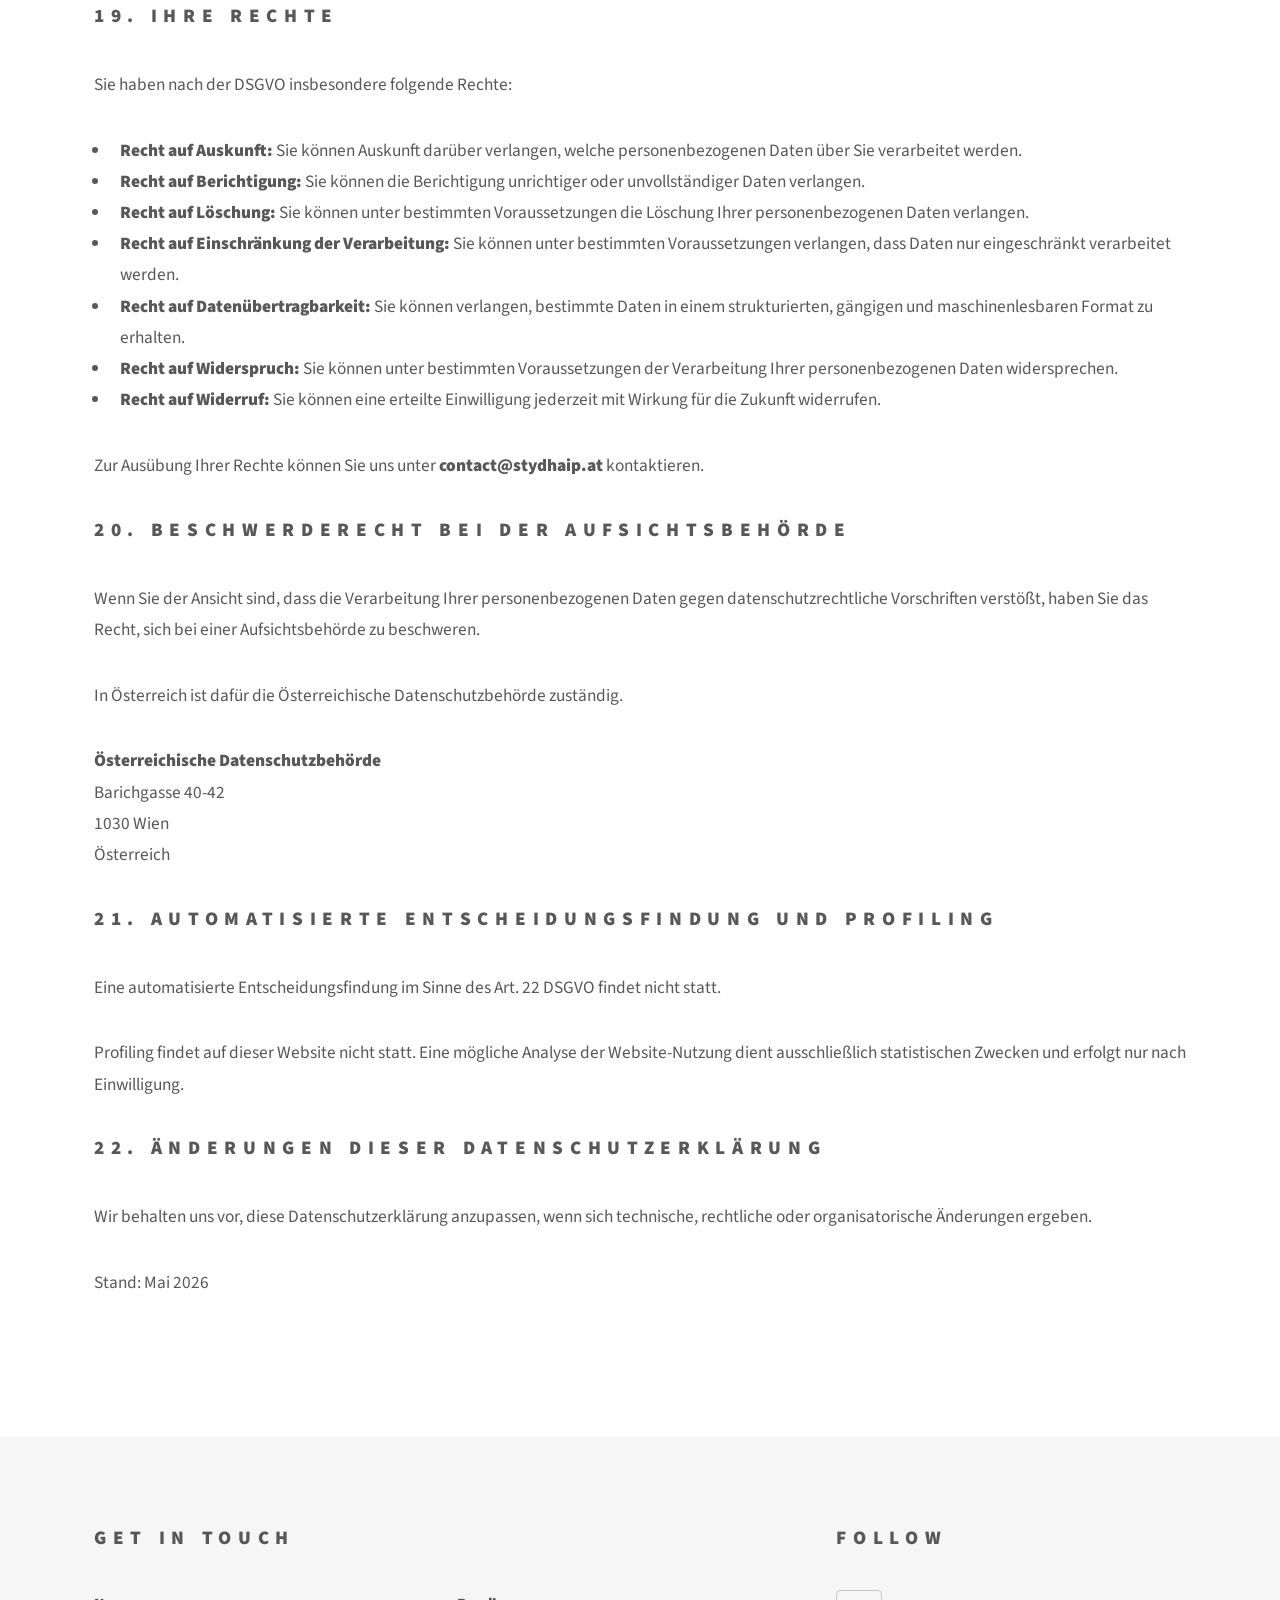
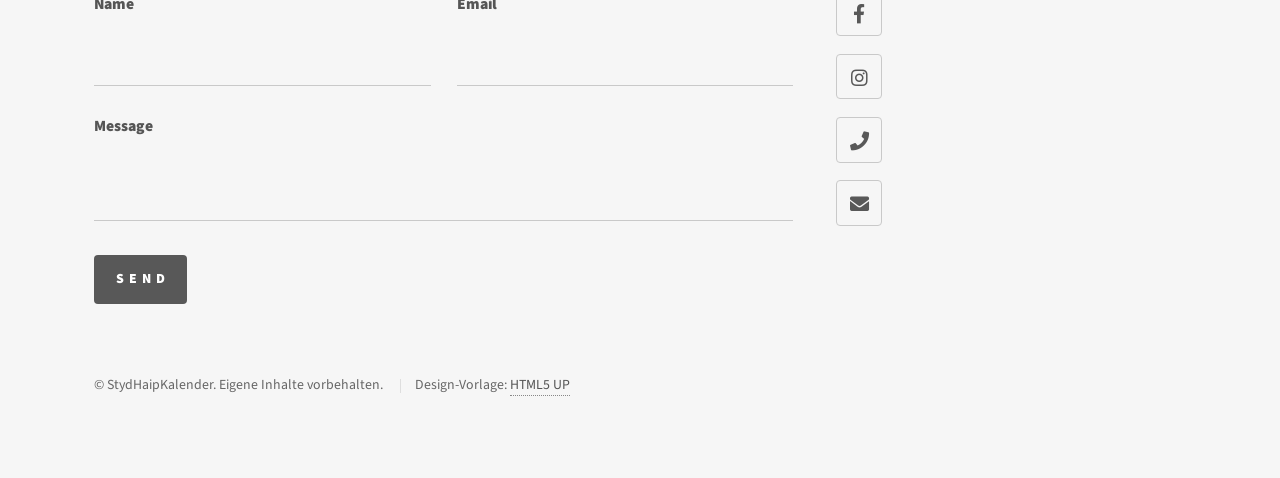
<file: html5up-phantom/privacy.html>
﻿<!DOCTYPE HTML>
<!--
	Phantom by HTML5 UP
	html5up.net | @ajlkn
	Free for personal and commercial use under the CCA 3.0 license (html5up.net/license)
-->
<html lang="de">
<head>
	<title>StydHaipKalender</title>
	<meta charset="utf-8" />
	<meta name="viewport" content="width=device-width, initial-scale=1, user-scalable=no" />
	<link rel="stylesheet" href="assets/css/main.css" />
	<noscript><link rel="stylesheet" href="assets/css/noscript.css" /></noscript>
</head>
<body class="is-preload">
	<!-- Wrapper -->
	<div id="wrapper">

		<!-- Header -->
		<header id="header">
			<div class="inner">

				<!-- Logo -->
				<a href="index.html" class="logo">
					<span class="symbol"><img src="images/logo.jpg" alt="" /></span><span class="title">StydHaip</span>
				</a>

				<!-- Nav -->
				<nav>
					<ul>
						<li><a href="#menu">Menu</a></li>
					</ul>
				</nav>

			</div>
		</header>

		<!-- Menu -->
		<nav id="menu">
			<h2>Menu</h2>
			<ul>
				<li><a href="index.html">Home</a></li>
				<li><a href="generic.html">Lizenz</a></li>
				<li><a href="privacy.html">Datenschutz</a></li>
				<li><a href="about.html">About us</a></li>
				<li><a href="elements.html">Preise</a></li>
			</ul>
		</nav>

		<!-- Main -->
		<!-- Main -->
		<div id="main">
			<div class="inner">

				<header>
					<h1>Datenschutzerklärung</h1>
					<p>
						Der Schutz Ihrer personenbezogenen Daten ist uns wichtig. In dieser Datenschutzerklärung informieren wir Sie darüber,
						welche personenbezogenen Daten bei der Nutzung unserer Website und der angebotenen Funktionen von StydHaipKalender
						verarbeitet werden, zu welchen Zwecken dies geschieht und welche Rechte Ihnen nach der Datenschutz-Grundverordnung
						(DSGVO) zustehen.
					</p>
				</header>

				<section>
					<h2>1. Verantwortlicher</h2>
					<p>
						Verantwortlich für die Verarbeitung personenbezogener Daten auf dieser Website ist:
					</p>

					<p>
						<strong>StydHaip GmbH</strong><br />
						Beispielgasse 10<br />
						1234 Wien<br />
						Österreich
					</p>

					<p>
						<strong>Vertreten durch:</strong><br />
						Marianna Semakova
					</p>

					<p>
						<strong>E-Mail:</strong> contact@stydhaip.at
					</p>

				
				</section>

				<section>
					<section>
						<section>
							<h2>2. Datenschutzkontakt</h2>
							<p>
								Für Fragen zum Datenschutz und zur Ausübung Ihrer Betroffenenrechte können Sie sich an folgende Kontaktperson wenden:
							</p>

							<p>
								<strong>Marianna Semakova</strong><br />
								StydHaip GmbH<br />
								E-Mail: privacy@stydhaip.at
							</p>

						
						</section>
					</section>
				</section>

				<section>
					<h2>3. Allgemeines zur Datenverarbeitung</h2>
					<p>
						Personenbezogene Daten sind alle Informationen, die sich auf eine identifizierte oder identifizierbare natürliche
						Person beziehen. Dazu können zum Beispiel Name, E-Mail-Adresse, IP-Adresse, Nutzungsdaten, Accountdaten oder
						Kommunikationsinhalte gehören.
					</p>

					<p>
						Wir verarbeiten personenbezogene Daten nur, soweit dies für die Bereitstellung der Website, die Bearbeitung von
						Anfragen, die Darstellung typischer Webshop-Prozesse oder die Nutzung des Study Calendar erforderlich ist.
						Dabei beachten wir die Grundsätze der Rechtmäßigkeit, Transparenz, Zweckbindung, Datenminimierung,
						Speicherbegrenzung sowie Integrität und Vertraulichkeit.
					</p>
				</section>

				<section>
					<h2>4. Kategorien personenbezogener Daten</h2>
					<p>
						Je nach Nutzung der Website und der dargestellten Funktionen können insbesondere folgende Kategorien
						personenbezogener Daten verarbeitet werden:
					</p>

					<ul>
						<li><strong>Kontaktdaten:</strong> Name, E-Mail-Adresse und gegebenenfalls weitere freiwillige Angaben;</li>
						<li><strong>Kommunikationsdaten:</strong> Inhalte von Nachrichten, die über ein Kontaktformular oder per E-Mail übermittelt werden;</li>
						<li><strong>Technische Daten:</strong> IP-Adresse, Browsertyp, Betriebssystem, Datum und Uhrzeit des Zugriffs;</li>
						<li><strong>Nutzungsdaten:</strong> besuchte Seiten, Klickverhalten, Cookie-Einstellungen und Interaktionen mit der Website;</li>
						<li><strong>Accountdaten:</strong> Benutzername, E-Mail-Adresse und Login-Informationen, falls ein Benutzerkonto eingerichtet wird;</li>
						<li><strong>Vertragsdaten:</strong> Informationen zu Testphase, Subscription, gewähltem Leistungsumfang und Vertragsstatus;</li>
						<li><strong>Zahlungsdaten:</strong> Zahlungsstatus und für die Zahlungsabwicklung erforderliche Informationen, soweit eine kostenpflichtige Subscription genutzt wird;</li>
						<li><strong>Kalender- und Organisationsdaten:</strong> Kurse, Deadlines, Prüfungen, Notizen und andere freiwillig eingetragene Informationen im Study Calendar.</li>
					</ul>

					<p>
						Besondere Kategorien personenbezogener Daten im Sinne des Art. 9 DSGVO, wie Gesundheitsdaten, politische Meinungen,
						religiöse Überzeugungen oder biometrische Daten, werden von uns nicht gezielt erhoben. Nutzerinnen und Nutzer
						sollten solche Daten nicht freiwillig in Nachrichten, Notizen oder Kalenderfeldern eintragen.
					</p>
				</section>

				<section>
					<h2>5. Quellen der Daten</h2>
					<p>
						Die personenbezogenen Daten werden grundsätzlich direkt bei Ihnen erhoben, zum Beispiel wenn Sie ein Kontaktformular
						ausfüllen, eine Nachricht senden, ein Benutzerkonto anlegen, eine Subscription auswählen oder Informationen in den
						Study Calendar eintragen.
					</p>

					<p>
						Zusätzlich können beim Besuch der Website automatisch technische Daten entstehen, etwa IP-Adresse, Browserinformationen,
						Zeitpunkt des Zugriffs und Cookie-Einstellungen.
					</p>
				</section>

				<section>
					<h2>6. Zwecke der Verarbeitung</h2>
					<p>
						Die Verarbeitung personenbezogener Daten erfolgt insbesondere zu folgenden Zwecken:
					</p>

					<ul>
						<li>Bereitstellung, Darstellung und technische Absicherung der Website;</li>
						<li>Bearbeitung von Kontaktanfragen;</li>
						<li>Bereitstellung und Verwaltung eines Benutzerkontos;</li>
						<li>Bereitstellung der Funktionen des Study Calendar;</li>
						<li>Organisation von Kursen, Prüfungen, Fristen, Notizen und studienbezogenen Informationen;</li>
						<li>Darstellung und Verwaltung einer kostenlosen Testphase;</li>
						<li>Darstellung und Abwicklung einer kostenpflichtigen Subscription;</li>
						<li>Bearbeitung von Zahlungs- und Vertragsprozessen;</li>
						<li>Verbesserung der Website und Analyse der Nutzung, sofern eine Einwilligung erteilt wurde;</li>
						<li>Erfüllung gesetzlicher Aufbewahrungs-, Dokumentations- und Nachweispflichten.</li>
					</ul>
				</section>

				<section>
					<h2>7. Rechtsgrundlagen der Verarbeitung</h2>
					<p>
						Die Verarbeitung personenbezogener Daten erfolgt auf Grundlage der folgenden Rechtsgrundlagen:
					</p>

					<ul>
						<li>
							<strong>Art. 6 Abs. 1 lit. a DSGVO:</strong> Einwilligung, zum Beispiel bei Analyse-Cookies oder freiwilligen Angaben.
						</li>
						<li>
							<strong>Art. 6 Abs. 1 lit. b DSGVO:</strong> Vertragserfüllung oder Durchführung vorvertraglicher Maßnahmen,
							zum Beispiel bei Benutzerkonto, Testphase oder Subscription.
						</li>
						<li>
							<strong>Art. 6 Abs. 1 lit. c DSGVO:</strong> Erfüllung rechtlicher Verpflichtungen, zum Beispiel bei gesetzlichen
							Aufbewahrungs- und Nachweispflichten.
						</li>
						<li>
							<strong>Art. 6 Abs. 1 lit. f DSGVO:</strong> berechtigtes Interesse, zum Beispiel an der sicheren, stabilen
							und nutzerfreundlichen Bereitstellung der Website.
						</li>
					</ul>
				</section>

				<section>
					<h2>8. Berechtigte Interessen</h2>
					<p>
						Sofern die Verarbeitung auf einem berechtigten Interesse beruht, besteht dieses insbesondere in der technischen
						Bereitstellung der Website, der Gewährleistung der IT-Sicherheit, der Vermeidung von Missbrauch, der Verbesserung
						der Benutzerfreundlichkeit und der ordnungsgemäßen Kommunikation mit Nutzerinnen und Nutzern.
					</p>
				</section>

				<section>
					<h2>9. Kontaktformular und Kommunikation</h2>
					<p>
						Wenn Sie uns über ein Kontaktformular oder per E-Mail kontaktieren, verarbeiten wir die von Ihnen angegebenen Daten,
						insbesondere Name, E-Mail-Adresse und den Inhalt Ihrer Nachricht. Die Verarbeitung erfolgt zur Bearbeitung und
						Beantwortung Ihrer Anfrage.
					</p>

					<p>
						Die Daten werden nur so lange gespeichert, wie dies für die Bearbeitung der Anfrage erforderlich ist oder gesetzliche
						Aufbewahrungsfristen bestehen.
					</p>
				</section>

				<section>
					<h2>10. Benutzerkonto und Study Calendar</h2>
					<p>
						Falls ein Benutzerkonto angelegt wird, verarbeiten wir die hierfür erforderlichen Accountdaten. Dazu können insbesondere
						Name, E-Mail-Adresse, Benutzername und Login-Informationen gehören.
					</p>

					<p>
						Im Study Calendar können Nutzerinnen und Nutzer freiwillig Informationen zu Kursen, Prüfungen, Fristen, Professorinnen
						und Professoren, Notizen und Lernorganisation eintragen. Diese Daten dienen der persönlichen Studienorganisation.
					</p>

					<p>
						Die Nutzerinnen und Nutzer sind selbst dafür verantwortlich, keine unnötigen oder besonders sensiblen Daten in den
						Kalender oder in Notizfelder einzutragen.
					</p>
				</section>

				<section>
					<h2>11. Webshop, Testphase und Subscription</h2>
					<p>
						Auf der Website können typische Webshop- und Subscription-Prozesse dargestellt werden. Dazu gehören insbesondere
						eine kostenlose Testphase, die Auswahl eines Abonnements und die Verwaltung eines kostenpflichtigen Zugangs.
					</p>

					<p>
						Im Rahmen dieser Prozesse können Vertragsdaten, Accountdaten, Zahlungsstatus und Kommunikationsdaten verarbeitet werden.
						Zahlungsdaten können, soweit erforderlich, über einen externen Zahlungsdienstleister verarbeitet werden.
					</p>

					<p>
						Im Rahmen dieses Studienprojekts ist die Zahlungsabwicklung nur beispielhaft dargestellt und nicht vollständig technisch
						umgesetzt.
					</p>
				</section>

				<section>
					<h2>12. Cookies</h2>
					<p>
						Diese Website kann Cookies verwenden. Cookies sind kleine Textdateien, die auf Ihrem Endgerät gespeichert werden.
						Sie können technisch notwendig sein oder optionalen Zwecken dienen.
					</p>

					<p>
						<strong>Technisch notwendige Cookies</strong> sind erforderlich, damit die Website funktioniert. Dazu können zum Beispiel
						Cookies gehören, die Cookie-Einstellungen speichern oder grundlegende Sicherheits- und Darstellungsfunktionen ermöglichen.
					</p>

					<p>
						<strong>Analyse-Cookies</strong> dienen dazu, die Nutzung der Website besser zu verstehen und das Angebot zu verbessern.
						Solche Cookies werden nur gesetzt, wenn Sie zuvor Ihre Einwilligung erteilt haben.
					</p>

					<p>
						Sie können Ihre Einwilligung jederzeit mit Wirkung für die Zukunft widerrufen. Wenn Sie Analyse-Cookies ablehnen,
						bleibt die Website grundsätzlich weiterhin nutzbar.
					</p>
				</section>

				<section>
					<h2>13. Analyse-Tools</h2>
					<p>
						Diese Website kann Analyse-Tools verwenden, um die Nutzung der Website statistisch auszuwerten und das Angebot zu verbessern.
						Dabei können technische Daten, Nutzungsdaten und gekürzte IP-Adressen verarbeitet werden.
					</p>

					<p>
						Analyse-Tools werden nur eingesetzt, wenn Sie über das Cookie-Banner Ihre Einwilligung erteilt haben.
						Im Rahmen dieses Studienprojekts ist die Analysefunktion nur beispielhaft beziehungsweise als Mock-up dargestellt.
					</p>
				</section>

				<section>
					<h2>14. Empfänger und Auftragsverarbeiter</h2>
					<p>
						Personenbezogene Daten können an technische Dienstleister weitergegeben werden, die uns beim Betrieb der Website
						und der dargestellten Prozesse unterstützen. Dazu können insbesondere Hosting-Anbieter, IT-Dienstleister,
						E-Mail-Dienstleister, Zahlungsdienstleister und Anbieter von Analyse-Tools gehören.
					</p>

					<p>
						Soweit diese Dienstleister personenbezogene Daten in unserem Auftrag verarbeiten, handeln sie als Auftragsverarbeiter.
						Sie dürfen personenbezogene Daten nur auf Grundlage unserer Weisungen und im Rahmen geeigneter vertraglicher
						Vereinbarungen verarbeiten.
					</p>
				</section>

				<section>
					<h2>15. Internationale Datenübermittlung</h2>
					<p>
						Eine Übermittlung personenbezogener Daten in Länder außerhalb der Europäischen Union beziehungsweise des Europäischen
						Wirtschaftsraums erfolgt nur, wenn hierfür eine geeignete Rechtsgrundlage besteht. Dazu können insbesondere ein
						Angemessenheitsbeschluss der Europäischen Kommission oder geeignete Garantien wie Standardvertragsklauseln gehören.
					</p>

					<p>
						Im Rahmen dieses Studienprojekts ist keine konkrete internationale Datenübermittlung technisch umgesetzt.
					</p>
				</section>

				<section>
					<h2>16. Speicherdauer</h2>
					<p>
						Personenbezogene Daten werden nur so lange gespeichert, wie dies für die jeweiligen Zwecke erforderlich ist.
						Kontaktanfragen werden grundsätzlich nach Abschluss der Bearbeitung gelöscht, sofern keine gesetzlichen
						Aufbewahrungspflichten entgegenstehen.
					</p>

					<p>
						Accountdaten werden gespeichert, solange ein Benutzerkonto besteht. Vertrags- und Zahlungsdaten können aufgrund
						gesetzlicher Aufbewahrungspflichten länger gespeichert werden. Cookie-Einstellungen werden gespeichert, damit die
						Website Ihre Auswahl erkennen kann.
					</p>
				</section>

				<section>
					<h2>17. Datensicherheitsmaßnahmen</h2>
					<p>
						Wir treffen angemessene technische und organisatorische Maßnahmen, um personenbezogene Daten vor Verlust, Missbrauch,
						unbefugtem Zugriff, Veränderung oder unbefugter Offenlegung zu schützen.
					</p>

					<p>
						Dazu gehören insbesondere Zugriffsbeschränkungen, sichere Passwörter, datensparsame Gestaltung der Website,
						regelmäßige Überprüfung der Systeme, Verschlüsselung geeigneter Kommunikationswege, Protokollierung sicherheitsrelevanter
						Vorgänge und organisatorische Maßnahmen zur Vertraulichkeit.
					</p>
				</section>

				<section>
					<h2>18. Gesetzliche und vertragliche Verpflichtungen zur Bereitstellung von Daten</h2>
					<p>
						Die Bereitstellung bestimmter personenbezogener Daten kann für die Nutzung einzelner Funktionen erforderlich sein.
						Wenn Sie beispielsweise das Kontaktformular nutzen, benötigen wir Ihre E-Mail-Adresse, um Ihre Anfrage beantworten
						zu können.
					</p>

					<p>
						Für ein Benutzerkonto, eine Testphase oder eine Subscription können Accountdaten, Vertragsdaten und gegebenenfalls
						Zahlungsinformationen erforderlich sein. Ohne die Bereitstellung der jeweils erforderlichen Daten können bestimmte
						Funktionen oder Leistungen nicht genutzt werden.
					</p>

					<p>
						Eine gesetzliche Pflicht zur Bereitstellung personenbezogener Daten besteht nur, soweit gesetzliche Aufbewahrungs-
						oder Nachweispflichten anwendbar sind.
					</p>
				</section>

				<section>
					<h2>19. Ihre Rechte</h2>
					<p>
						Sie haben nach der DSGVO insbesondere folgende Rechte:
					</p>

					<ul>
						<li><strong>Recht auf Auskunft:</strong> Sie können Auskunft darüber verlangen, welche personenbezogenen Daten über Sie verarbeitet werden.</li>
						<li><strong>Recht auf Berichtigung:</strong> Sie können die Berichtigung unrichtiger oder unvollständiger Daten verlangen.</li>
						<li><strong>Recht auf Löschung:</strong> Sie können unter bestimmten Voraussetzungen die Löschung Ihrer personenbezogenen Daten verlangen.</li>
						<li><strong>Recht auf Einschränkung der Verarbeitung:</strong> Sie können unter bestimmten Voraussetzungen verlangen, dass Daten nur eingeschränkt verarbeitet werden.</li>
						<li><strong>Recht auf Datenübertragbarkeit:</strong> Sie können verlangen, bestimmte Daten in einem strukturierten, gängigen und maschinenlesbaren Format zu erhalten.</li>
						<li><strong>Recht auf Widerspruch:</strong> Sie können unter bestimmten Voraussetzungen der Verarbeitung Ihrer personenbezogenen Daten widersprechen.</li>
						<li><strong>Recht auf Widerruf:</strong> Sie können eine erteilte Einwilligung jederzeit mit Wirkung für die Zukunft widerrufen.</li>
					</ul>

					<p>
						Zur Ausübung Ihrer Rechte können Sie uns unter <strong>contact@stydhaip.at</strong> kontaktieren.
					</p>
				</section>

				<section>
					<h2>20. Beschwerderecht bei der Aufsichtsbehörde</h2>
					<p>
						Wenn Sie der Ansicht sind, dass die Verarbeitung Ihrer personenbezogenen Daten gegen datenschutzrechtliche Vorschriften
						verstößt, haben Sie das Recht, sich bei einer Aufsichtsbehörde zu beschweren.
					</p>

					<p>
						In Österreich ist dafür die Österreichische Datenschutzbehörde zuständig.
					</p>

					<p>
						<strong>Österreichische Datenschutzbehörde</strong><br />
						Barichgasse 40-42<br />
						1030 Wien<br />
						Österreich
					</p>
				</section>

				<section>
					<h2>21. Automatisierte Entscheidungsfindung und Profiling</h2>
					<p>
						Eine automatisierte Entscheidungsfindung im Sinne des Art. 22 DSGVO findet nicht statt.
					</p>

					<p>
						Profiling findet auf dieser Website nicht statt. Eine mögliche Analyse der Website-Nutzung dient ausschließlich
						statistischen Zwecken und erfolgt nur nach Einwilligung.
					</p>
				</section>

				<section>
					<h2>22. Änderungen dieser Datenschutzerklärung</h2>
					<p>
						Wir behalten uns vor, diese Datenschutzerklärung anzupassen, wenn sich technische, rechtliche oder organisatorische
						Änderungen ergeben.
					</p>

					<p>
						Stand: Mai 2026
					</p>
				</section>

			</div>
		</div>

		<!-- Footer -->
		<footer id="footer">
			<div class="inner">
				<section>
					<h2>Get in touch</h2>
					<form method="post" action="#">
						<div class="fields">
							<div class="field half">
								<label for="name">Name</label>
								<input type="text" name="name" id="name" />
							</div>
							<div class="field half">
								<label for="email">Email</label>
								<input type="email" name="email" id="email" />
							</div>
							<div class="field">
								<label for="message">Message</label>
								<textarea name="message" id="message"></textarea>
							</div>
						</div>
						<ul class="actions">
							<li><input type="submit" value="Send" class="primary" /></li>
						</ul>
					</form>
				</section>
				<section>
					<h2>Follow</h2>
					<ul class="icons">
						<li><a href="#" class="icon brands style2 fa-facebook-f"><span class="label">Facebook</span></a></li>
						<li><a href="#" class="icon brands style2 fa-instagram"><span class="label">Instagram</span></a></li>
						<li><a href="#" class="icon solid style2 fa-phone"><span class="label">Phone</span></a></li>
						<li><a href="#" class="icon solid style2 fa-envelope"><span class="label">Email</span></a></li>
					</ul>
				</section>
				<ul class="copyright">
					<li>&copy; StydHaipKalender. Eigene Inhalte vorbehalten.</li>
					<li>Design-Vorlage: <a href="http://html5up.net">HTML5 UP</a></li>
				</ul>
			</div>
		</footer>

	</div>

	<!-- Scripts -->
	<script src="assets/js/jquery.min.js"></script>
	<script src="assets/js/browser.min.js"></script>
	<script src="assets/js/breakpoints.min.js"></script>
	<script src="assets/js/util.js"></script>
	<script src="assets/js/main.js"></script>

</body>
</html>
</file>
<file: html5up-phantom/assets/css/noscript.css>
/*
	Phantom by HTML5 UP
	html5up.net | @ajlkn
	Free for personal and commercial use under the CCA 3.0 license (html5up.net/license)
*/

/* Tiles */

	body.is-preload .tiles article {
		-moz-transform: none;
		-webkit-transform: none;
		-ms-transform: none;
		transform: none;
		opacity: 1;
	}
</file>
<file: html5up-phantom/assets/css/main.css>
@import url(fontawesome-all.min.css);
@import url("https://fonts.googleapis.com/css?family=Source+Sans+Pro:300,700,900");

/*
	Phantom by HTML5 UP
	html5up.net | @ajlkn
	Free for personal and commercial use under the CCA 3.0 license (html5up.net/license)
*/

html, body, div, span, applet, object,
iframe, h1, h2, h3, h4, h5, h6, p, blockquote,
pre, a, abbr, acronym, address, big, cite,
code, del, dfn, em, img, ins, kbd, q, s, samp,
small, strike, strong, sub, sup, tt, var, b,
u, i, center, dl, dt, dd, ol, ul, li, fieldset,
form, label, legend, table, caption, tbody,
tfoot, thead, tr, th, td, article, aside,
canvas, details, embed, figure, figcaption,
footer, header, hgroup, menu, nav, output, ruby,
section, summary, time, mark, audio, video {
	margin: 0;
	padding: 0;
	border: 0;
	font-size: 100%;
	font: inherit;
	vertical-align: baseline;}

article, aside, details, figcaption, figure,
footer, header, hgroup, menu, nav, section {
	display: block;}

body {
	line-height: 1;
}

ol, ul {
	list-style: none;
}

blockquote, q {
	quotes: none;
}

	blockquote:before, blockquote:after, q:before, q:after {
		content: '';
		content: none;
	}

table {
	border-collapse: collapse;
	border-spacing: 0;
}

body {
	-webkit-text-size-adjust: none;
}

mark {
	background-color: transparent;
	color: inherit;
}

input::-moz-focus-inner {
	border: 0;
	padding: 0;
}

input, select, textarea {
	-moz-appearance: none;
	-webkit-appearance: none;
	-ms-appearance: none;
	appearance: none;
}

/* Basic */

	@-ms-viewport {
		width: device-width;
	}

	body {
		-ms-overflow-style: scrollbar;
	}

	@media screen and (max-width: 480px) {

		html, body {
			min-width: 320px;
		}

	}

	html {
		box-sizing: border-box;
	}

	*, *:before, *:after {
		box-sizing: inherit;
	}

	body {
		background: #ffffff;
	}

		body.is-preload *, body.is-preload *:before, body.is-preload *:after {
			-moz-animation: none !important;
			-webkit-animation: none !important;
			-ms-animation: none !important;
			animation: none !important;
			-moz-transition: none !important;
			-webkit-transition: none !important;
			-ms-transition: none !important;
			transition: none !important;
		}

/* Type */

body, input, select, textarea {
	color: #585858;
	font-family: "Source Sans Pro", Helvetica, sans-serif;
	font-size: 17pt;
	font-weight: 400;
	line-height: 1.8;
}

		@media screen and (max-width: 1680px) {

			body, input, select, textarea {
				font-size: 15pt;
			}

		}

		@media screen and (max-width: 1280px) {

			body, input, select, textarea {
				font-size: 13pt;
			}

		}

	a {
		-moz-transition: border-bottom-color 0.2s ease, color 0.2s ease;
		-webkit-transition: border-bottom-color 0.2s ease, color 0.2s ease;
		-ms-transition: border-bottom-color 0.2s ease, color 0.2s ease;
		transition: border-bottom-color 0.2s ease, color 0.2s ease;
		text-decoration: none;
		color: #585858;
		border-bottom: dotted 1px rgba(88, 88, 88, 0.5);
	}

		a:hover {
			border-bottom-color: transparent;
			color: #f2849e !important;
		}

	strong, b {
		font-weight: 900;
	}

	em, i {
		font-style: italic;
	}

	p {
		margin: 0 0 2em 0;
	}

	h1 {
		font-size: 2.75em;
		font-weight: 700;
		line-height: 1.3;
		margin: 0 0 1em 0;
		letter-spacing: -0.035em;
	}

		h1 a {
			color: inherit;
		}

		@media screen and (max-width: 736px) {

			h1 {
				font-size: 2em;
				margin: 0 0 1em 0;
			}

		}

		@media screen and (max-width: 360px) {

			h1 {
				font-size: 1.75em;
			}

		}

	h2, h3, h4, h5, h6 {
		font-weight: 900;
		line-height: 1.5;
		margin: 0 0 2em 0;
		text-transform: uppercase;
		letter-spacing: 0.35em;
	}

		h2 a, h3 a, h4 a, h5 a, h6 a {
			color: inherit;
		}

	h2 {
		font-size: 1.1em;
	}

	h3 {
		font-size: 1em;
	}

	h4 {
		font-size: 0.8em;
	}

	h5 {
		font-size: 0.8em;
	}

	h6 {
		font-size: 0.8em;
	}

	@media screen and (max-width: 980px) {

		h1 br, h2 br, h3 br, h4 br, h5 br, h6 br {
			display: none;
		}

	}

	@media screen and (max-width: 736px) {

		h2 {
			font-size: 1em;
		}

		h3 {
			font-size: 0.8em;
		}

	}

	sub {
		font-size: 0.8em;
		position: relative;
		top: 0.5em;
	}

	sup {
		font-size: 0.8em;
		position: relative;
		top: -0.5em;
	}

	blockquote {
		border-left: solid 4px #c9c9c9;
		font-style: italic;
		margin: 0 0 2em 0;
		padding: 0.5em 0 0.5em 2em;
	}

	code {
		background: rgba(144, 144, 144, 0.075);
		border-radius: 4px;
		border: solid 1px #c9c9c9;
		font-family: "Courier New", monospace;
		font-size: 0.9em;
		margin: 0 0.25em;
		padding: 0.25em 0.65em;
	}

	pre {
		-webkit-overflow-scrolling: touch;
		font-family: "Courier New", monospace;
		font-size: 0.9em;
		margin: 0 0 2em 0;
	}

		pre code {
			display: block;
			line-height: 1.75;
			padding: 1em 1.5em;
			overflow-x: auto;
		}

	hr {
		border: 0;
		border-bottom: solid 1px #c9c9c9;
		margin: 2em 0;
	}

		hr.major {
			margin: 3em 0;
		}

	.align-left {
		text-align: left;
	}

	.align-center {
		text-align: center;
	}

	.align-right {
		text-align: right;
	}

/* Row */

	.row {
		display: flex;
		flex-wrap: wrap;
		box-sizing: border-box;
		align-items: stretch;
	}

		.row > * {
			box-sizing: border-box;
		}

		.row.gtr-uniform > * > :last-child {
			margin-bottom: 0;
		}

		.row.aln-left {
			justify-content: flex-start;
		}

		.row.aln-center {
			justify-content: center;
		}

		.row.aln-right {
			justify-content: flex-end;
		}

		.row.aln-top {
			align-items: flex-start;
		}

		.row.aln-middle {
			align-items: center;
		}

		.row.aln-bottom {
			align-items: flex-end;
		}

		.row > .imp {
			order: -1;
		}

		.row > .col-1 {
			width: 8.33333%;
		}

		.row > .off-1 {
			margin-left: 8.33333%;
		}

		.row > .col-2 {
			width: 16.66667%;
		}

		.row > .off-2 {
			margin-left: 16.66667%;
		}

		.row > .col-3 {
			width: 25%;
		}

		.row > .off-3 {
			margin-left: 25%;
		}

		.row > .col-4 {
			width: 33.33333%;
		}

		.row > .off-4 {
			margin-left: 33.33333%;
		}

		.row > .col-5 {
			width: 41.66667%;
		}

		.row > .off-5 {
			margin-left: 41.66667%;
		}

		.row > .col-6 {
			width: 50%;
		}

		.row > .off-6 {
			margin-left: 50%;
		}

		.row > .col-7 {
			width: 58.33333%;
		}

		.row > .off-7 {
			margin-left: 58.33333%;
		}

		.row > .col-8 {
			width: 66.66667%;
		}

		.row > .off-8 {
			margin-left: 66.66667%;
		}

		.row > .col-9 {
			width: 75%;
		}

		.row > .off-9 {
			margin-left: 75%;
		}

		.row > .col-10 {
			width: 83.33333%;
		}

		.row > .off-10 {
			margin-left: 83.33333%;
		}

		.row > .col-11 {
			width: 91.66667%;
		}

		.row > .off-11 {
			margin-left: 91.66667%;
		}

		.row > .col-12 {
			width: 100%;
		}

		.row > .off-12 {
			margin-left: 100%;
		}

		.row.gtr-0 {
			margin-top: 0;
			margin-left: 0em;
		}

			.row.gtr-0 > * {
				padding: 0 0 0 0em;
			}

			.row.gtr-0.gtr-uniform {
				margin-top: 0em;
			}

				.row.gtr-0.gtr-uniform > * {
					padding-top: 0em;
				}

		.row.gtr-25 {
			margin-top: 0;
			margin-left: -0.5em;
		}

			.row.gtr-25 > * {
				padding: 0 0 0 0.5em;
			}

			.row.gtr-25.gtr-uniform {
				margin-top: -0.5em;
			}

				.row.gtr-25.gtr-uniform > * {
					padding-top: 0.5em;
				}

		.row.gtr-50 {
			margin-top: 0;
			margin-left: -1em;
		}

			.row.gtr-50 > * {
				padding: 0 0 0 1em;
			}

			.row.gtr-50.gtr-uniform {
				margin-top: -1em;
			}

				.row.gtr-50.gtr-uniform > * {
					padding-top: 1em;
				}

		.row {
			margin-top: 0;
			margin-left: -2em;
		}

			.row > * {
				padding: 0 0 0 2em;
			}

			.row.gtr-uniform {
				margin-top: -2em;
			}

				.row.gtr-uniform > * {
					padding-top: 2em;
				}

		.row.gtr-150 {
			margin-top: 0;
			margin-left: -3em;
		}

			.row.gtr-150 > * {
				padding: 0 0 0 3em;
			}

			.row.gtr-150.gtr-uniform {
				margin-top: -3em;
			}

				.row.gtr-150.gtr-uniform > * {
					padding-top: 3em;
				}

		.row.gtr-200 {
			margin-top: 0;
			margin-left: -4em;
		}

			.row.gtr-200 > * {
				padding: 0 0 0 4em;
			}

			.row.gtr-200.gtr-uniform {
				margin-top: -4em;
			}

				.row.gtr-200.gtr-uniform > * {
					padding-top: 4em;
				}

		@media screen and (max-width: 1680px) {

			.row {
				display: flex;
				flex-wrap: wrap;
				box-sizing: border-box;
				align-items: stretch;
			}

				.row > * {
					box-sizing: border-box;
				}

				.row.gtr-uniform > * > :last-child {
					margin-bottom: 0;
				}

				.row.aln-left {
					justify-content: flex-start;
				}

				.row.aln-center {
					justify-content: center;
				}

				.row.aln-right {
					justify-content: flex-end;
				}

				.row.aln-top {
					align-items: flex-start;
				}

				.row.aln-middle {
					align-items: center;
				}

				.row.aln-bottom {
					align-items: flex-end;
				}

				.row > .imp-xlarge {
					order: -1;
				}

				.row > .col-1-xlarge {
					width: 8.33333%;
				}

				.row > .off-1-xlarge {
					margin-left: 8.33333%;
				}

				.row > .col-2-xlarge {
					width: 16.66667%;
				}

				.row > .off-2-xlarge {
					margin-left: 16.66667%;
				}

				.row > .col-3-xlarge {
					width: 25%;
				}

				.row > .off-3-xlarge {
					margin-left: 25%;
				}

				.row > .col-4-xlarge {
					width: 33.33333%;
				}

				.row > .off-4-xlarge {
					margin-left: 33.33333%;
				}

				.row > .col-5-xlarge {
					width: 41.66667%;
				}

				.row > .off-5-xlarge {
					margin-left: 41.66667%;
				}

				.row > .col-6-xlarge {
					width: 50%;
				}

				.row > .off-6-xlarge {
					margin-left: 50%;
				}

				.row > .col-7-xlarge {
					width: 58.33333%;
				}

				.row > .off-7-xlarge {
					margin-left: 58.33333%;
				}

				.row > .col-8-xlarge {
					width: 66.66667%;
				}

				.row > .off-8-xlarge {
					margin-left: 66.66667%;
				}

				.row > .col-9-xlarge {
					width: 75%;
				}

				.row > .off-9-xlarge {
					margin-left: 75%;
				}

				.row > .col-10-xlarge {
					width: 83.33333%;
				}

				.row > .off-10-xlarge {
					margin-left: 83.33333%;
				}

				.row > .col-11-xlarge {
					width: 91.66667%;
				}

				.row > .off-11-xlarge {
					margin-left: 91.66667%;
				}

				.row > .col-12-xlarge {
					width: 100%;
				}

				.row > .off-12-xlarge {
					margin-left: 100%;
				}

				.row.gtr-0 {
					margin-top: 0;
					margin-left: 0em;
				}

					.row.gtr-0 > * {
						padding: 0 0 0 0em;
					}

					.row.gtr-0.gtr-uniform {
						margin-top: 0em;
					}

						.row.gtr-0.gtr-uniform > * {
							padding-top: 0em;
						}

				.row.gtr-25 {
					margin-top: 0;
					margin-left: -0.5em;
				}

					.row.gtr-25 > * {
						padding: 0 0 0 0.5em;
					}

					.row.gtr-25.gtr-uniform {
						margin-top: -0.5em;
					}

						.row.gtr-25.gtr-uniform > * {
							padding-top: 0.5em;
						}

				.row.gtr-50 {
					margin-top: 0;
					margin-left: -1em;
				}

					.row.gtr-50 > * {
						padding: 0 0 0 1em;
					}

					.row.gtr-50.gtr-uniform {
						margin-top: -1em;
					}

						.row.gtr-50.gtr-uniform > * {
							padding-top: 1em;
						}

				.row {
					margin-top: 0;
					margin-left: -2em;
				}

					.row > * {
						padding: 0 0 0 2em;
					}

					.row.gtr-uniform {
						margin-top: -2em;
					}

						.row.gtr-uniform > * {
							padding-top: 2em;
						}

				.row.gtr-150 {
					margin-top: 0;
					margin-left: -3em;
				}

					.row.gtr-150 > * {
						padding: 0 0 0 3em;
					}

					.row.gtr-150.gtr-uniform {
						margin-top: -3em;
					}

						.row.gtr-150.gtr-uniform > * {
							padding-top: 3em;
						}

				.row.gtr-200 {
					margin-top: 0;
					margin-left: -4em;
				}

					.row.gtr-200 > * {
						padding: 0 0 0 4em;
					}

					.row.gtr-200.gtr-uniform {
						margin-top: -4em;
					}

						.row.gtr-200.gtr-uniform > * {
							padding-top: 4em;
						}

		}

		@media screen and (max-width: 1280px) {

			.row {
				display: flex;
				flex-wrap: wrap;
				box-sizing: border-box;
				align-items: stretch;
			}

				.row > * {
					box-sizing: border-box;
				}

				.row.gtr-uniform > * > :last-child {
					margin-bottom: 0;
				}

				.row.aln-left {
					justify-content: flex-start;
				}

				.row.aln-center {
					justify-content: center;
				}

				.row.aln-right {
					justify-content: flex-end;
				}

				.row.aln-top {
					align-items: flex-start;
				}

				.row.aln-middle {
					align-items: center;
				}

				.row.aln-bottom {
					align-items: flex-end;
				}

				.row > .imp-large {
					order: -1;
				}

				.row > .col-1-large {
					width: 8.33333%;
				}

				.row > .off-1-large {
					margin-left: 8.33333%;
				}

				.row > .col-2-large {
					width: 16.66667%;
				}

				.row > .off-2-large {
					margin-left: 16.66667%;
				}

				.row > .col-3-large {
					width: 25%;
				}

				.row > .off-3-large {
					margin-left: 25%;
				}

				.row > .col-4-large {
					width: 33.33333%;
				}

				.row > .off-4-large {
					margin-left: 33.33333%;
				}

				.row > .col-5-large {
					width: 41.66667%;
				}

				.row > .off-5-large {
					margin-left: 41.66667%;
				}

				.row > .col-6-large {
					width: 50%;
				}

				.row > .off-6-large {
					margin-left: 50%;
				}

				.row > .col-7-large {
					width: 58.33333%;
				}

				.row > .off-7-large {
					margin-left: 58.33333%;
				}

				.row > .col-8-large {
					width: 66.66667%;
				}

				.row > .off-8-large {
					margin-left: 66.66667%;
				}

				.row > .col-9-large {
					width: 75%;
				}

				.row > .off-9-large {
					margin-left: 75%;
				}

				.row > .col-10-large {
					width: 83.33333%;
				}

				.row > .off-10-large {
					margin-left: 83.33333%;
				}

				.row > .col-11-large {
					width: 91.66667%;
				}

				.row > .off-11-large {
					margin-left: 91.66667%;
				}

				.row > .col-12-large {
					width: 100%;
				}

				.row > .off-12-large {
					margin-left: 100%;
				}

				.row.gtr-0 {
					margin-top: 0;
					margin-left: 0em;
				}

					.row.gtr-0 > * {
						padding: 0 0 0 0em;
					}

					.row.gtr-0.gtr-uniform {
						margin-top: 0em;
					}

						.row.gtr-0.gtr-uniform > * {
							padding-top: 0em;
						}

				.row.gtr-25 {
					margin-top: 0;
					margin-left: -0.5em;
				}

					.row.gtr-25 > * {
						padding: 0 0 0 0.5em;
					}

					.row.gtr-25.gtr-uniform {
						margin-top: -0.5em;
					}

						.row.gtr-25.gtr-uniform > * {
							padding-top: 0.5em;
						}

				.row.gtr-50 {
					margin-top: 0;
					margin-left: -1em;
				}

					.row.gtr-50 > * {
						padding: 0 0 0 1em;
					}

					.row.gtr-50.gtr-uniform {
						margin-top: -1em;
					}

						.row.gtr-50.gtr-uniform > * {
							padding-top: 1em;
						}

				.row {
					margin-top: 0;
					margin-left: -2em;
				}

					.row > * {
						padding: 0 0 0 2em;
					}

					.row.gtr-uniform {
						margin-top: -2em;
					}

						.row.gtr-uniform > * {
							padding-top: 2em;
						}

				.row.gtr-150 {
					margin-top: 0;
					margin-left: -3em;
				}

					.row.gtr-150 > * {
						padding: 0 0 0 3em;
					}

					.row.gtr-150.gtr-uniform {
						margin-top: -3em;
					}

						.row.gtr-150.gtr-uniform > * {
							padding-top: 3em;
						}

				.row.gtr-200 {
					margin-top: 0;
					margin-left: -4em;
				}

					.row.gtr-200 > * {
						padding: 0 0 0 4em;
					}

					.row.gtr-200.gtr-uniform {
						margin-top: -4em;
					}

						.row.gtr-200.gtr-uniform > * {
							padding-top: 4em;
						}

		}

		@media screen and (max-width: 980px) {

			.row {
				display: flex;
				flex-wrap: wrap;
				box-sizing: border-box;
				align-items: stretch;
			}

				.row > * {
					box-sizing: border-box;
				}

				.row.gtr-uniform > * > :last-child {
					margin-bottom: 0;
				}

				.row.aln-left {
					justify-content: flex-start;
				}

				.row.aln-center {
					justify-content: center;
				}

				.row.aln-right {
					justify-content: flex-end;
				}

				.row.aln-top {
					align-items: flex-start;
				}

				.row.aln-middle {
					align-items: center;
				}

				.row.aln-bottom {
					align-items: flex-end;
				}

				.row > .imp-medium {
					order: -1;
				}

				.row > .col-1-medium {
					width: 8.33333%;
				}

				.row > .off-1-medium {
					margin-left: 8.33333%;
				}

				.row > .col-2-medium {
					width: 16.66667%;
				}

				.row > .off-2-medium {
					margin-left: 16.66667%;
				}

				.row > .col-3-medium {
					width: 25%;
				}

				.row > .off-3-medium {
					margin-left: 25%;
				}

				.row > .col-4-medium {
					width: 33.33333%;
				}

				.row > .off-4-medium {
					margin-left: 33.33333%;
				}

				.row > .col-5-medium {
					width: 41.66667%;
				}

				.row > .off-5-medium {
					margin-left: 41.66667%;
				}

				.row > .col-6-medium {
					width: 50%;
				}

				.row > .off-6-medium {
					margin-left: 50%;
				}

				.row > .col-7-medium {
					width: 58.33333%;
				}

				.row > .off-7-medium {
					margin-left: 58.33333%;
				}

				.row > .col-8-medium {
					width: 66.66667%;
				}

				.row > .off-8-medium {
					margin-left: 66.66667%;
				}

				.row > .col-9-medium {
					width: 75%;
				}

				.row > .off-9-medium {
					margin-left: 75%;
				}

				.row > .col-10-medium {
					width: 83.33333%;
				}

				.row > .off-10-medium {
					margin-left: 83.33333%;
				}

				.row > .col-11-medium {
					width: 91.66667%;
				}

				.row > .off-11-medium {
					margin-left: 91.66667%;
				}

				.row > .col-12-medium {
					width: 100%;
				}

				.row > .off-12-medium {
					margin-left: 100%;
				}

				.row.gtr-0 {
					margin-top: 0;
					margin-left: 0em;
				}

					.row.gtr-0 > * {
						padding: 0 0 0 0em;
					}

					.row.gtr-0.gtr-uniform {
						margin-top: 0em;
					}

						.row.gtr-0.gtr-uniform > * {
							padding-top: 0em;
						}

				.row.gtr-25 {
					margin-top: 0;
					margin-left: -0.375em;
				}

					.row.gtr-25 > * {
						padding: 0 0 0 0.375em;
					}

					.row.gtr-25.gtr-uniform {
						margin-top: -0.375em;
					}

						.row.gtr-25.gtr-uniform > * {
							padding-top: 0.375em;
						}

				.row.gtr-50 {
					margin-top: 0;
					margin-left: -0.75em;
				}

					.row.gtr-50 > * {
						padding: 0 0 0 0.75em;
					}

					.row.gtr-50.gtr-uniform {
						margin-top: -0.75em;
					}

						.row.gtr-50.gtr-uniform > * {
							padding-top: 0.75em;
						}

				.row {
					margin-top: 0;
					margin-left: -1.5em;
				}

					.row > * {
						padding: 0 0 0 1.5em;
					}

					.row.gtr-uniform {
						margin-top: -1.5em;
					}

						.row.gtr-uniform > * {
							padding-top: 1.5em;
						}

				.row.gtr-150 {
					margin-top: 0;
					margin-left: -2.25em;
				}

					.row.gtr-150 > * {
						padding: 0 0 0 2.25em;
					}

					.row.gtr-150.gtr-uniform {
						margin-top: -2.25em;
					}

						.row.gtr-150.gtr-uniform > * {
							padding-top: 2.25em;
						}

				.row.gtr-200 {
					margin-top: 0;
					margin-left: -3em;
				}

					.row.gtr-200 > * {
						padding: 0 0 0 3em;
					}

					.row.gtr-200.gtr-uniform {
						margin-top: -3em;
					}

						.row.gtr-200.gtr-uniform > * {
							padding-top: 3em;
						}

		}

		@media screen and (max-width: 736px) {

			.row {
				display: flex;
				flex-wrap: wrap;
				box-sizing: border-box;
				align-items: stretch;
			}

				.row > * {
					box-sizing: border-box;
				}

				.row.gtr-uniform > * > :last-child {
					margin-bottom: 0;
				}

				.row.aln-left {
					justify-content: flex-start;
				}

				.row.aln-center {
					justify-content: center;
				}

				.row.aln-right {
					justify-content: flex-end;
				}

				.row.aln-top {
					align-items: flex-start;
				}

				.row.aln-middle {
					align-items: center;
				}

				.row.aln-bottom {
					align-items: flex-end;
				}

				.row > .imp-small {
					order: -1;
				}

				.row > .col-1-small {
					width: 8.33333%;
				}

				.row > .off-1-small {
					margin-left: 8.33333%;
				}

				.row > .col-2-small {
					width: 16.66667%;
				}

				.row > .off-2-small {
					margin-left: 16.66667%;
				}

				.row > .col-3-small {
					width: 25%;
				}

				.row > .off-3-small {
					margin-left: 25%;
				}

				.row > .col-4-small {
					width: 33.33333%;
				}

				.row > .off-4-small {
					margin-left: 33.33333%;
				}

				.row > .col-5-small {
					width: 41.66667%;
				}

				.row > .off-5-small {
					margin-left: 41.66667%;
				}

				.row > .col-6-small {
					width: 50%;
				}

				.row > .off-6-small {
					margin-left: 50%;
				}

				.row > .col-7-small {
					width: 58.33333%;
				}

				.row > .off-7-small {
					margin-left: 58.33333%;
				}

				.row > .col-8-small {
					width: 66.66667%;
				}

				.row > .off-8-small {
					margin-left: 66.66667%;
				}

				.row > .col-9-small {
					width: 75%;
				}

				.row > .off-9-small {
					margin-left: 75%;
				}

				.row > .col-10-small {
					width: 83.33333%;
				}

				.row > .off-10-small {
					margin-left: 83.33333%;
				}

				.row > .col-11-small {
					width: 91.66667%;
				}

				.row > .off-11-small {
					margin-left: 91.66667%;
				}

				.row > .col-12-small {
					width: 100%;
				}

				.row > .off-12-small {
					margin-left: 100%;
				}

				.row.gtr-0 {
					margin-top: 0;
					margin-left: 0em;
				}

					.row.gtr-0 > * {
						padding: 0 0 0 0em;
					}

					.row.gtr-0.gtr-uniform {
						margin-top: 0em;
					}

						.row.gtr-0.gtr-uniform > * {
							padding-top: 0em;
						}

				.row.gtr-25 {
					margin-top: 0;
					margin-left: -0.25em;
				}

					.row.gtr-25 > * {
						padding: 0 0 0 0.25em;
					}

					.row.gtr-25.gtr-uniform {
						margin-top: -0.25em;
					}

						.row.gtr-25.gtr-uniform > * {
							padding-top: 0.25em;
						}

				.row.gtr-50 {
					margin-top: 0;
					margin-left: -0.5em;
				}

					.row.gtr-50 > * {
						padding: 0 0 0 0.5em;
					}

					.row.gtr-50.gtr-uniform {
						margin-top: -0.5em;
					}

						.row.gtr-50.gtr-uniform > * {
							padding-top: 0.5em;
						}

				.row {
					margin-top: 0;
					margin-left: -1em;
				}

					.row > * {
						padding: 0 0 0 1em;
					}

					.row.gtr-uniform {
						margin-top: -1em;
					}

						.row.gtr-uniform > * {
							padding-top: 1em;
						}

				.row.gtr-150 {
					margin-top: 0;
					margin-left: -1.5em;
				}

					.row.gtr-150 > * {
						padding: 0 0 0 1.5em;
					}

					.row.gtr-150.gtr-uniform {
						margin-top: -1.5em;
					}

						.row.gtr-150.gtr-uniform > * {
							padding-top: 1.5em;
						}

				.row.gtr-200 {
					margin-top: 0;
					margin-left: -2em;
				}

					.row.gtr-200 > * {
						padding: 0 0 0 2em;
					}

					.row.gtr-200.gtr-uniform {
						margin-top: -2em;
					}

						.row.gtr-200.gtr-uniform > * {
							padding-top: 2em;
						}

		}

		@media screen and (max-width: 480px) {

			.row {
				display: flex;
				flex-wrap: wrap;
				box-sizing: border-box;
				align-items: stretch;
			}

				.row > * {
					box-sizing: border-box;
				}

				.row.gtr-uniform > * > :last-child {
					margin-bottom: 0;
				}

				.row.aln-left {
					justify-content: flex-start;
				}

				.row.aln-center {
					justify-content: center;
				}

				.row.aln-right {
					justify-content: flex-end;
				}

				.row.aln-top {
					align-items: flex-start;
				}

				.row.aln-middle {
					align-items: center;
				}

				.row.aln-bottom {
					align-items: flex-end;
				}

				.row > .imp-xsmall {
					order: -1;
				}

				.row > .col-1-xsmall {
					width: 8.33333%;
				}

				.row > .off-1-xsmall {
					margin-left: 8.33333%;
				}

				.row > .col-2-xsmall {
					width: 16.66667%;
				}

				.row > .off-2-xsmall {
					margin-left: 16.66667%;
				}

				.row > .col-3-xsmall {
					width: 25%;
				}

				.row > .off-3-xsmall {
					margin-left: 25%;
				}

				.row > .col-4-xsmall {
					width: 33.33333%;
				}

				.row > .off-4-xsmall {
					margin-left: 33.33333%;
				}

				.row > .col-5-xsmall {
					width: 41.66667%;
				}

				.row > .off-5-xsmall {
					margin-left: 41.66667%;
				}

				.row > .col-6-xsmall {
					width: 50%;
				}

				.row > .off-6-xsmall {
					margin-left: 50%;
				}

				.row > .col-7-xsmall {
					width: 58.33333%;
				}

				.row > .off-7-xsmall {
					margin-left: 58.33333%;
				}

				.row > .col-8-xsmall {
					width: 66.66667%;
				}

				.row > .off-8-xsmall {
					margin-left: 66.66667%;
				}

				.row > .col-9-xsmall {
					width: 75%;
				}

				.row > .off-9-xsmall {
					margin-left: 75%;
				}

				.row > .col-10-xsmall {
					width: 83.33333%;
				}

				.row > .off-10-xsmall {
					margin-left: 83.33333%;
				}

				.row > .col-11-xsmall {
					width: 91.66667%;
				}

				.row > .off-11-xsmall {
					margin-left: 91.66667%;
				}

				.row > .col-12-xsmall {
					width: 100%;
				}

				.row > .off-12-xsmall {
					margin-left: 100%;
				}

				.row.gtr-0 {
					margin-top: 0;
					margin-left: 0em;
				}

					.row.gtr-0 > * {
						padding: 0 0 0 0em;
					}

					.row.gtr-0.gtr-uniform {
						margin-top: 0em;
					}

						.row.gtr-0.gtr-uniform > * {
							padding-top: 0em;
						}

				.row.gtr-25 {
					margin-top: 0;
					margin-left: -0.25em;
				}

					.row.gtr-25 > * {
						padding: 0 0 0 0.25em;
					}

					.row.gtr-25.gtr-uniform {
						margin-top: -0.25em;
					}

						.row.gtr-25.gtr-uniform > * {
							padding-top: 0.25em;
						}

				.row.gtr-50 {
					margin-top: 0;
					margin-left: -0.5em;
				}

					.row.gtr-50 > * {
						padding: 0 0 0 0.5em;
					}

					.row.gtr-50.gtr-uniform {
						margin-top: -0.5em;
					}

						.row.gtr-50.gtr-uniform > * {
							padding-top: 0.5em;
						}

				.row {
					margin-top: 0;
					margin-left: -1em;
				}

					.row > * {
						padding: 0 0 0 1em;
					}

					.row.gtr-uniform {
						margin-top: -1em;
					}

						.row.gtr-uniform > * {
							padding-top: 1em;
						}

				.row.gtr-150 {
					margin-top: 0;
					margin-left: -1.5em;
				}

					.row.gtr-150 > * {
						padding: 0 0 0 1.5em;
					}

					.row.gtr-150.gtr-uniform {
						margin-top: -1.5em;
					}

						.row.gtr-150.gtr-uniform > * {
							padding-top: 1.5em;
						}

				.row.gtr-200 {
					margin-top: 0;
					margin-left: -2em;
				}

					.row.gtr-200 > * {
						padding: 0 0 0 2em;
					}

					.row.gtr-200.gtr-uniform {
						margin-top: -2em;
					}

						.row.gtr-200.gtr-uniform > * {
							padding-top: 2em;
						}

		}

/* Section/Article */

	section.special, article.special {
		text-align: center;
	}

	header p {
		margin-top: -1em;
	}

	@media screen and (max-width: 736px) {

		header p {
			margin-top: 0;
		}

	}

/* Icon */

	.icon {
		text-decoration: none;
		border-bottom: none;
		position: relative;
	}

		.icon:before {
			-moz-osx-font-smoothing: grayscale;
			-webkit-font-smoothing: antialiased;
			display: inline-block;
			font-style: normal;
			font-variant: normal;
			text-rendering: auto;
			line-height: 1;
			text-transform: none !important;
			font-family: 'Font Awesome 5 Free';
			font-weight: 400;
		}

		.icon > .label {
			display: none;
		}

		.icon:before {
			line-height: inherit;
		}

		.icon.solid:before {
			font-weight: 900;
		}

		.icon.brands:before {
			font-family: 'Font Awesome 5 Brands';
		}

		.icon.style2 {
			-moz-transition: background-color 0.2s ease-in-out, color 0.2s ease-in-out, border-color 0.2s ease-in-out;
			-webkit-transition: background-color 0.2s ease-in-out, color 0.2s ease-in-out, border-color 0.2s ease-in-out;
			-ms-transition: background-color 0.2s ease-in-out, color 0.2s ease-in-out, border-color 0.2s ease-in-out;
			transition: background-color 0.2s ease-in-out, color 0.2s ease-in-out, border-color 0.2s ease-in-out;
			background-color: transparent;
			border: solid 1px #c9c9c9;
			border-radius: 4px;
			width: 2.65em;
			height: 2.65em;
			display: inline-block;
			text-align: center;
			line-height: 2.65em;
			color: inherit;
		}

			.icon.style2:before {
				font-size: 1.1em;
			}

			.icon.style2:hover {
				color: #f2849e;
				border-color: #f2849e;
			}

			.icon.style2:active {
				background-color: rgba(242, 132, 158, 0.1);
			}

/* List */

	ol {
		list-style: decimal;
		margin: 0 0 2em 0;
		padding-left: 1.25em;
	}

		ol li {
			padding-left: 0.25em;
		}

	ul {
		list-style: disc;
		margin: 0 0 2em 0;
		padding-left: 1em;
	}

		ul li {
			padding-left: 0.5em;
		}

		ul.alt {
			list-style: none;
			padding-left: 0;
		}

			ul.alt li {
				border-top: solid 1px #c9c9c9;
				padding: 0.5em 0;
			}

				ul.alt li:first-child {
					border-top: 0;
					padding-top: 0;
				}

	dl {
		margin: 0 0 2em 0;
	}

		dl dt {
			display: block;
			font-weight: 900;
			margin: 0 0 1em 0;
		}

		dl dd {
			margin-left: 2em;
		}

/* Actions */

	ul.actions {
		display: -moz-flex;
		display: -webkit-flex;
		display: -ms-flex;
		display: flex;
		cursor: default;
		list-style: none;
		margin-left: -1em;
		padding-left: 0;
	}

		ul.actions li {
			padding: 0 0 0 1em;
			vertical-align: middle;
		}

		ul.actions.special {
			-moz-justify-content: center;
			-webkit-justify-content: center;
			-ms-justify-content: center;
			justify-content: center;
			width: 100%;
			margin-left: 0;
		}

			ul.actions.special li:first-child {
				padding-left: 0;
			}

		ul.actions.stacked {
			-moz-flex-direction: column;
			-webkit-flex-direction: column;
			-ms-flex-direction: column;
			flex-direction: column;
			margin-left: 0;
		}

			ul.actions.stacked li {
				padding: 1.3em 0 0 0;
			}

				ul.actions.stacked li:first-child {
					padding-top: 0;
				}

		ul.actions.fit {
			width: calc(100% + 1em);
		}

			ul.actions.fit li {
				-moz-flex-grow: 1;
				-webkit-flex-grow: 1;
				-ms-flex-grow: 1;
				flex-grow: 1;
				-moz-flex-shrink: 1;
				-webkit-flex-shrink: 1;
				-ms-flex-shrink: 1;
				flex-shrink: 1;
				width: 100%;
			}

				ul.actions.fit li > * {
					width: 100%;
				}

			ul.actions.fit.stacked {
				width: 100%;
			}

		@media screen and (max-width: 480px) {

			ul.actions:not(.fixed) {
				-moz-flex-direction: column;
				-webkit-flex-direction: column;
				-ms-flex-direction: column;
				flex-direction: column;
				margin-left: 0;
				width: 100% !important;
			}

				ul.actions:not(.fixed) li {
					-moz-flex-grow: 1;
					-webkit-flex-grow: 1;
					-ms-flex-grow: 1;
					flex-grow: 1;
					-moz-flex-shrink: 1;
					-webkit-flex-shrink: 1;
					-ms-flex-shrink: 1;
					flex-shrink: 1;
					padding: 1em 0 0 0;
					text-align: center;
					width: 100%;
				}

					ul.actions:not(.fixed) li > * {
						width: 100%;
					}

					ul.actions:not(.fixed) li:first-child {
						padding-top: 0;
					}

					ul.actions:not(.fixed) li input[type="submit"],
					ul.actions:not(.fixed) li input[type="reset"],
					ul.actions:not(.fixed) li input[type="button"],
					ul.actions:not(.fixed) li button,
					ul.actions:not(.fixed) li .button {
						width: 100%;
					}

						ul.actions:not(.fixed) li input[type="submit"].icon:before,
						ul.actions:not(.fixed) li input[type="reset"].icon:before,
						ul.actions:not(.fixed) li input[type="button"].icon:before,
						ul.actions:not(.fixed) li button.icon:before,
						ul.actions:not(.fixed) li .button.icon:before {
							margin-left: -0.5rem;
						}

		}

/* Icons */

ul.icons {
	cursor: default;
	list-style: none;
	padding-left: 0;
	margin: 0 0 2em 0;
}

	ul.icons li {
		display: block;
		padding: 0 0 1em 0;
	}

/* Form */

	form {
		margin: 0 0 2em 0;
		overflow-x: hidden;
	}

		form > :last-child {
			margin-bottom: 0;
		}

		form > .fields {
			display: -moz-flex;
			display: -webkit-flex;
			display: -ms-flex;
			display: flex;
			-moz-flex-wrap: wrap;
			-webkit-flex-wrap: wrap;
			-ms-flex-wrap: wrap;
			flex-wrap: wrap;
			width: calc(100% + 3em);
			margin: -1.5em 0 2em -1.5em;
		}

			form > .fields > .field {
				-moz-flex-grow: 0;
				-webkit-flex-grow: 0;
				-ms-flex-grow: 0;
				flex-grow: 0;
				-moz-flex-shrink: 0;
				-webkit-flex-shrink: 0;
				-ms-flex-shrink: 0;
				flex-shrink: 0;
				padding: 1.5em 0 0 1.5em;
				width: calc(100% - 1.5em);
			}

				form > .fields > .field.half {
					width: calc(50% - 0.75em);
				}

				form > .fields > .field.third {
					width: calc(100%/3 - 0.5em);
				}

				form > .fields > .field.quarter {
					width: calc(25% - 0.375em);
				}

		@media screen and (max-width: 480px) {

			form > .fields {
				width: calc(100% + 3em);
				margin: -1.5em 0 2em -1.5em;
			}

				form > .fields > .field {
					padding: 1.5em 0 0 1.5em;
					width: calc(100% - 1.5em);
				}

					form > .fields > .field.half {
						width: calc(100% - 1.5em);
					}

					form > .fields > .field.third {
						width: calc(100% - 1.5em);
					}

					form > .fields > .field.quarter {
						width: calc(100% - 1.5em);
					}

		}

	label {
		display: block;
		font-size: 0.9em;
		font-weight: 900;
		margin: 0 0 1em 0;
		color: #555555;
	}

	input[type="text"],
	input[type="password"],
	input[type="email"],
	input[type="tel"],
	select,
	textarea {
		-moz-appearance: none;
		-webkit-appearance: none;
		-ms-appearance: none;
		appearance: none;
		background-color: transparent;
		border: none;
		border-radius: 0;
		border-bottom: solid 1px #c9c9c9;
		color: inherit;
		display: block;
		outline: 0;
		padding: 0;
		text-decoration: none;
		width: 100%;
	}

		input[type="text"]:invalid,
		input[type="password"]:invalid,
		input[type="email"]:invalid,
		input[type="tel"]:invalid,
		select:invalid,
		textarea:invalid {
			box-shadow: none;
		}

		input[type="text"]:focus,
		input[type="password"]:focus,
		input[type="email"]:focus,
		input[type="tel"]:focus,
		select:focus,
		textarea:focus {
			border-bottom-color: #f2849e;
			box-shadow: inset 0 -1px 0 0 #f2849e;
		}

	select {
		background-image: url("data:image/svg+xml;charset=utf8,%3Csvg xmlns='http://www.w3.org/2000/svg' width='40' height='40' preserveAspectRatio='none' viewBox='0 0 40 40'%3E%3Cpath d='M9.4,12.3l10.4,10.4l10.4-10.4c0.2-0.2,0.5-0.4,0.9-0.4c0.3,0,0.6,0.1,0.9,0.4l3.3,3.3c0.2,0.2,0.4,0.5,0.4,0.9 c0,0.4-0.1,0.6-0.4,0.9L20.7,31.9c-0.2,0.2-0.5,0.4-0.9,0.4c-0.3,0-0.6-0.1-0.9-0.4L4.3,17.3c-0.2-0.2-0.4-0.5-0.4-0.9 c0-0.4,0.1-0.6,0.4-0.9l3.3-3.3c0.2-0.2,0.5-0.4,0.9-0.4S9.1,12.1,9.4,12.3z' fill='%23c9c9c9' /%3E%3C/svg%3E");
		background-size: 1.25rem;
		background-repeat: no-repeat;
		background-position: calc(100% - 1rem) center;
		height: 3em;
		padding-right: 3em;
		text-overflow: ellipsis;
	}

		select option {
			background: #ffffff;
		}

		select:focus::-ms-value {
			background-color: transparent;
		}

		select::-ms-expand {
			display: none;
		}

	input[type="text"],
	input[type="password"],
	input[type="email"],
	select {
		height: 3em;
	}

	textarea {
		padding: 0;
		min-height: 3.75em;
	}

	input[type="checkbox"],
	input[type="radio"] {
		-moz-appearance: none;
		-webkit-appearance: none;
		-ms-appearance: none;
		appearance: none;
		display: block;
		float: left;
		margin-right: -2em;
		opacity: 0;
		width: 1em;
		z-index: -1;
	}

		input[type="checkbox"] + label,
		input[type="radio"] + label {
			text-decoration: none;
			color: #585858;
			cursor: pointer;
			display: inline-block;
			font-size: 1em;
			font-weight: 300;
			padding-left: 2.55em;
			padding-right: 0.75em;
			position: relative;
		}

			input[type="checkbox"] + label:before,
			input[type="radio"] + label:before {
				-moz-osx-font-smoothing: grayscale;
				-webkit-font-smoothing: antialiased;
				display: inline-block;
				font-style: normal;
				font-variant: normal;
				text-rendering: auto;
				line-height: 1;
				text-transform: none !important;
				font-family: 'Font Awesome 5 Free';
				font-weight: 900;
			}

			input[type="checkbox"] + label:before,
			input[type="radio"] + label:before {
				border-radius: 4px;
				border: solid 1px #c9c9c9;
				content: '';
				display: inline-block;
				font-size: 0.8em;
				height: 2.25em;
				left: 0;
				line-height: 2.25em;
				position: absolute;
				text-align: center;
				top: 0;
				width: 2.25em;
			}

		input[type="checkbox"]:checked + label:before,
		input[type="radio"]:checked + label:before {
			background: #585858;
			border-color: #585858;
			color: #ffffff;
			content: '\f00c';
		}

		input[type="checkbox"]:focus + label:before,
		input[type="radio"]:focus + label:before {
			border-color: #f2849e;
			box-shadow: 0 0 0 1px #f2849e;
		}

	input[type="checkbox"] + label:before {
		border-radius: 4px;
	}

	input[type="radio"] + label:before {
		border-radius: 100%;
	}

/* Box */

	.box {
		border-radius: 4px;
		border: solid 1px #c9c9c9;
		margin-bottom: 2em;
		padding: 1.5em;
	}

		.box > :last-child,
		.box > :last-child > :last-child,
		.box > :last-child > :last-child > :last-child {
			margin-bottom: 0;
		}

		.box.alt {
			border: 0;
			border-radius: 0;
			padding: 0;
		}

/* Image */

	.image {
		border-radius: 4px;
		border: 0;
		display: inline-block;
		position: relative;
	}

.main-image {
	width: 100%;
	max-width: 900px;
	display: block;
	margin: 3em 0;
	border-radius: 20px;
}

		.image img {
			border-radius: 4px;
			display: block;
		}

		.image.left, .image.right {
			max-width: 40%;
		}

			.image.left img, .image.right img {
				width: 100%;
			}

.image.left {
	float: left;
	padding: 0 2.5em 1.5em 0;
	top: 0.25em;
}

.image.right {
	float: right;
	padding: 0 0 1.5em 2.5em;
	top: 0.25em;
}

		.image.fit {
			display: block;
			margin: 0 0 2em 0;
			width: 100%;
		}

			.image.fit img {
				width: 100%;
			}

		.image.main {
			display: block;
			margin: 0 0 3em 0;
			width: 100%;
		}

			.image.main img {
				width: 100%;
			}

			@media screen and (max-width: 736px) {

				.image.main {
					margin: 0 0 2em 0;
				}

			}

/* Table */

	.table-wrapper {
		-webkit-overflow-scrolling: touch;
		overflow-x: auto;
	}

	table {
		margin: 0 0 2em 0;
		width: 100%;
	}

		table tbody tr {
			border: solid 1px #c9c9c9;
			border-left: 0;
			border-right: 0;
		}

			table tbody tr:nth-child(2n + 1) {
				background-color: rgba(144, 144, 144, 0.075);
			}

		table td {
			padding: 0.75em 0.75em;
		}

		table th {
			font-size: 0.9em;
			font-weight: 900;
			padding: 0 0.75em 0.75em 0.75em;
			text-align: left;
		}

		table thead {
			border-bottom: solid 2px #c9c9c9;
		}

		table tfoot {
			border-top: solid 2px #c9c9c9;
		}

		table.alt {
			border-collapse: separate;
		}

			table.alt tbody tr td {
				border: solid 1px #c9c9c9;
				border-left-width: 0;
				border-top-width: 0;
			}

				table.alt tbody tr td:first-child {
					border-left-width: 1px;
				}

			table.alt tbody tr:first-child td {
				border-top-width: 1px;
			}

			table.alt thead {
				border-bottom: 0;
			}

			table.alt tfoot {
				border-top: 0;
			}

/* Button */

	input[type="submit"],
	input[type="reset"],
	input[type="button"],
	button,
	.button {
		-moz-appearance: none;
		-webkit-appearance: none;
		-ms-appearance: none;
		appearance: none;
		-moz-transition: background-color 0.2s ease-in-out, color 0.2s ease-in-out, box-shadow 0.2s ease-in-out;
		-webkit-transition: background-color 0.2s ease-in-out, color 0.2s ease-in-out, box-shadow 0.2s ease-in-out;
		-ms-transition: background-color 0.2s ease-in-out, color 0.2s ease-in-out, box-shadow 0.2s ease-in-out;
		transition: background-color 0.2s ease-in-out, color 0.2s ease-in-out, box-shadow 0.2s ease-in-out;
		background-color: transparent;
		border-radius: 4px;
		border: 0;
		box-shadow: inset 0 0 0 2px #585858;
		color: #585858 !important;
		cursor: pointer;
		display: inline-block;
		font-size: 0.8em;
		font-weight: 900;
		height: 3.5em;
		letter-spacing: 0.35em;
		line-height: 3.45em;
		overflow: hidden;
		padding: 0 1.25em 0 1.6em;
		text-align: center;
		text-decoration: none;
		text-overflow: ellipsis;
		text-transform: uppercase;
		white-space: nowrap;
	}

		input[type="submit"].icon:before,
		input[type="reset"].icon:before,
		input[type="button"].icon:before,
		button.icon:before,
		.button.icon:before {
			margin-right: 0.5em;
		}

		input[type="submit"].fit,
		input[type="reset"].fit,
		input[type="button"].fit,
		button.fit,
		.button.fit {
			width: 100%;
		}

		input[type="submit"]:hover,
		input[type="reset"]:hover,
		input[type="button"]:hover,
		button:hover,
		.button:hover {
			color: #f2849e !important;
			box-shadow: inset 0 0 0 2px #f2849e;
		}

		input[type="submit"]:active,
		input[type="reset"]:active,
		input[type="button"]:active,
		button:active,
		.button:active {
			background-color: rgba(242, 132, 158, 0.1);
		}

		input[type="submit"].small,
		input[type="reset"].small,
		input[type="button"].small,
		button.small,
		.button.small {
			font-size: 0.6em;
		}

		input[type="submit"].large,
		input[type="reset"].large,
		input[type="button"].large,
		button.large,
		.button.large {
			font-size: 1em;
		}

		input[type="submit"].primary,
		input[type="reset"].primary,
		input[type="button"].primary,
		button.primary,
		.button.primary {
			box-shadow: none;
			background-color: #585858;
			color: #ffffff !important;
		}

			input[type="submit"].primary:hover,
			input[type="reset"].primary:hover,
			input[type="button"].primary:hover,
			button.primary:hover,
			.button.primary:hover {
				background-color: #f2849e;
			}

			input[type="submit"].primary:active,
			input[type="reset"].primary:active,
			input[type="button"].primary:active,
			button.primary:active,
			.button.primary:active {
				background-color: #ee5f81;
			}

		input[type="submit"].disabled, input[type="submit"]:disabled,
		input[type="reset"].disabled,
		input[type="reset"]:disabled,
		input[type="button"].disabled,
		input[type="button"]:disabled,
		button.disabled,
		button:disabled,
		.button.disabled,
		.button:disabled {
			pointer-events: none;
			opacity: 0.25;
		}

/* Tiles */

	.tiles {
		display: -moz-flex;
		display: -webkit-flex;
		display: -ms-flex;
		display: flex;
		-moz-flex-wrap: wrap;
		-webkit-flex-wrap: wrap;
		-ms-flex-wrap: wrap;
		flex-wrap: wrap;
		postiion: relative;
		margin: -2.5em 0 0 -2.5em;
	}

		.tiles article {
			-moz-transition: -moz-transform 0.5s ease, opacity 0.5s ease;
			-webkit-transition: -webkit-transform 0.5s ease, opacity 0.5s ease;
			-ms-transition: -ms-transform 0.5s ease, opacity 0.5s ease;
			transition: transform 0.5s ease, opacity 0.5s ease;
			position: relative;
			width: calc(33.33333% - 2.5em);
			margin: 2.5em 0 0 2.5em;
		}

			.tiles article > .image {
				-moz-transition: -moz-transform 0.5s ease;
				-webkit-transition: -webkit-transform 0.5s ease;
				-ms-transition: -ms-transform 0.5s ease;
				transition: transform 0.5s ease;
				position: relative;
				display: block;
				width: 100%;
				border-radius: 4px;
				overflow: hidden;
			}

				.tiles article > .image img {
					display: block;
					width: 100%;
				}

				.tiles article > .image:before {
					pointer-events: none;
					-moz-transition: background-color 0.5s ease, opacity 0.5s ease;
					-webkit-transition: background-color 0.5s ease, opacity 0.5s ease;
					-ms-transition: background-color 0.5s ease, opacity 0.5s ease;
					transition: background-color 0.5s ease, opacity 0.5s ease;
					content: '';
					display: block;
					position: absolute;
					top: 0;
					left: 0;
					width: 100%;
					height: 100%;
					opacity: 1.0;
					z-index: 1;
					opacity: 0.8;
				}

				.tiles article > .image:after {
					pointer-events: none;
					-moz-transition: opacity 0.5s ease;
					-webkit-transition: opacity 0.5s ease;
					-ms-transition: opacity 0.5s ease;
					transition: opacity 0.5s ease;
					content: '';
					display: block;
					position: absolute;
					top: 0;
					left: 0;
					width: 100%;
					height: 100%;
					background-image: url("data:image/svg+xml;charset=utf8,%3Csvg xmlns='http://www.w3.org/2000/svg' width='100' height='100' viewBox='0 0 100 100' preserveAspectRatio='none'%3E%3Cstyle%3Eline %7B stroke-width: 0.25px%3B stroke: %23ffffff%3B %7D%3C/style%3E%3Cline x1='0' y1='0' x2='100' y2='100' /%3E%3Cline x1='100' y1='0' x2='0' y2='100' /%3E%3C/svg%3E");
					background-position: center;
					background-repeat: no-repeat;
					background-size: 100% 100%;
					opacity: 0.25;
					z-index: 2;
				}

			.tiles article > a {
				display: -moz-flex;
				display: -webkit-flex;
				display: -ms-flex;
				display: flex;
				-moz-flex-direction: column;
				-webkit-flex-direction: column;
				-ms-flex-direction: column;
				flex-direction: column;
				-moz-align-items: center;
				-webkit-align-items: center;
				-ms-align-items: center;
				align-items: center;
				-moz-justify-content: center;
				-webkit-justify-content: center;
				-ms-justify-content: center;
				justify-content: center;
				-moz-transition: background-color 0.5s ease, -moz-transform 0.5s ease;
				-webkit-transition: background-color 0.5s ease, -webkit-transform 0.5s ease;
				-ms-transition: background-color 0.5s ease, -ms-transform 0.5s ease;
				transition: background-color 0.5s ease, transform 0.5s ease;
				position: absolute;
				top: 0;
				left: 0;
				width: 100%;
				height: 100%;
				padding: 1em;
				border-radius: 4px;
				border-bottom: 0;
				color: #ffffff;
				text-align: center;
				text-decoration: none;
				z-index: 3;
			}

				.tiles article > a > :last-child {
					margin: 0;
				}

				.tiles article > a:hover {
					color: #ffffff !important;
				}

				.tiles article > a h2 {
					margin: 0;
				}

				.tiles article > a .content {
					-moz-transition: max-height 0.5s ease, opacity 0.5s ease;
					-webkit-transition: max-height 0.5s ease, opacity 0.5s ease;
					-ms-transition: max-height 0.5s ease, opacity 0.5s ease;
					transition: max-height 0.5s ease, opacity 0.5s ease;
					width: 100%;
					max-height: 0;
					line-height: 1.5;
					margin-top: 0.35em;
					opacity: 0;
				}

					.tiles article > a .content > :last-child {
						margin-bottom: 0;
					}

			.tiles article.style1 > .image:before {
				background-color: #f2849e;
			}

			.tiles article.style2 > .image:before {
				background-color: #7ecaf6;
			}

			.tiles article.style3 > .image:before {
				background-color: #7bd0c1;
			}

			.tiles article.style4 > .image:before {
				background-color: #c75b9b;
			}

			.tiles article.style5 > .image:before {
				background-color: #ae85ca;
			}

			.tiles article.style6 > .image:before {
				background-color: #8499e7;
			}

			body:not(.is-touch) .tiles article:hover > .image {
				-moz-transform: scale(1.1);
				-webkit-transform: scale(1.1);
				-ms-transform: scale(1.1);
				transform: scale(1.1);
			}

				body:not(.is-touch) .tiles article:hover > .image:before {
					background-color: #333333;
					opacity: 0.35;
				}

				body:not(.is-touch) .tiles article:hover > .image:after {
					opacity: 0;
				}

			body:not(.is-touch) .tiles article:hover .content {
				max-height: 15em;
				opacity: 1;
			}

		* + .tiles {
			margin-top: 2em;
		}

		body.is-preload .tiles article {
			-moz-transform: scale(0.9);
			-webkit-transform: scale(0.9);
			-ms-transform: scale(0.9);
			transform: scale(0.9);
			opacity: 0;
		}

		body.is-touch .tiles article .content {
			max-height: 15em;
			opacity: 1;
		}

		@media screen and (max-width: 1280px) {

			.tiles {
				margin: -1.25em 0 0 -1.25em;
			}

				.tiles article {
					width: calc(33.33333% - 1.25em);
					margin: 1.25em 0 0 1.25em;
				}

		}

		@media screen and (max-width: 980px) {

			.tiles {
				margin: -2.5em 0 0 -2.5em;
			}

				.tiles article {
					width: calc(50% - 2.5em);
					margin: 2.5em 0 0 2.5em;
				}

		}

		@media screen and (max-width: 736px) {

			.tiles {
				margin: -1.25em 0 0 -1.25em;
			}

				.tiles article {
					width: calc(50% - 1.25em);
					margin: 1.25em 0 0 1.25em;
				}

					.tiles article:hover > .image {
						-moz-transform: scale(1.0);
						-webkit-transform: scale(1.0);
						-ms-transform: scale(1.0);
						transform: scale(1.0);
					}

		}

		@media screen and (max-width: 480px) {

			.tiles {
				margin: 0;
			}

				.tiles article {
					width: 100%;
					margin: 1.25em 0 0 0;
				}

		}

/* Header */

	#header {
		padding: 8em 0 0.1em 0 ;
	}

		#header .logo {
			display: block;
			border-bottom: 0;
			color: inherit;
			font-weight: 900;
			letter-spacing: 0.35em;
			margin: 0 0 2.5em 0;
			text-decoration: none;
			text-transform: uppercase;
			display: inline-block;
		}

			#header .logo > * {
				display: inline-block;
				vertical-align: middle;
			}

			#header .logo .symbol {
				margin-right: 0.65em;
			}

				#header .logo .symbol img {
					display: block;
					width: 2em;
					height: 2em;
				}

		#header nav {
			position: fixed;
			right: 2em;
			top: 2em;
			z-index: 10000;
		}

			#header nav ul {
				display: -moz-flex;
				display: -webkit-flex;
				display: -ms-flex;
				display: flex;
				-moz-align-items: center;
				-webkit-align-items: center;
				-ms-align-items: center;
				align-items: center;
				list-style: none;
				margin: 0;
				padding: 0;
			}

				#header nav ul li {
					display: block;
					padding: 0;
				}

					#header nav ul li a {
						display: block;
						position: relative;
						height: 3em;
						line-height: 3em;
						padding: 0 1.5em;
						background-color: rgba(255, 255, 255, 0.5);
						border-radius: 4px;
						border: 0;
						font-size: 0.8em;
						font-weight: 900;
						letter-spacing: 0.35em;
						text-transform: uppercase;
					}

					#header nav ul li a[href="#menu"] {
						-webkit-tap-highlight-color: transparent;
						width: 4em;
						text-indent: 4em;
						font-size: 1em;
						overflow: hidden;
						padding: 0;
						white-space: nowrap;
					}

						#header nav ul li a[href="#menu"]:before, #header nav ul li a[href="#menu"]:after {
							-moz-transition: opacity 0.2s ease;
							-webkit-transition: opacity 0.2s ease;
							-ms-transition: opacity 0.2s ease;
							transition: opacity 0.2s ease;
							content: '';
							display: block;
							position: absolute;
							top: 0;
							left: 0;
							width: 100%;
							height: 100%;
							background-position: center;
							background-repeat: no-repeat;
							background-size: 2em 2em;
						}

						#header nav ul li a[href="#menu"]:before {
							background-image: url("data:image/svg+xml;charset=utf8,%3Csvg xmlns='http://www.w3.org/2000/svg' width='100' height='100' viewBox='0 0 100 100' preserveAspectRatio='none'%3E%3Cstyle%3Eline %7B stroke-width: 8px%3B stroke: %23f2849e%3B %7D%3C/style%3E%3Cline x1='0' y1='25' x2='100' y2='25' /%3E%3Cline x1='0' y1='50' x2='100' y2='50' /%3E%3Cline x1='0' y1='75' x2='100' y2='75' /%3E%3C/svg%3E");
							opacity: 0;
						}

						#header nav ul li a[href="#menu"]:after {
							background-image: url("data:image/svg+xml;charset=utf8,%3Csvg xmlns='http://www.w3.org/2000/svg' width='100' height='100' viewBox='0 0 100 100' preserveAspectRatio='none'%3E%3Cstyle%3Eline %7B stroke-width: 8px%3B stroke: %23585858%3B %7D%3C/style%3E%3Cline x1='0' y1='25' x2='100' y2='25' /%3E%3Cline x1='0' y1='50' x2='100' y2='50' /%3E%3Cline x1='0' y1='75' x2='100' y2='75' /%3E%3C/svg%3E");
							opacity: 1;
						}

						#header nav ul li a[href="#menu"]:hover:before {
							opacity: 1;
						}

						#header nav ul li a[href="#menu"]:hover:after {
							opacity: 0;
						}

		@media screen and (max-width: 736px) {

			#header {
				padding: 4em 0 0.1em 0 ;
			}

				#header nav {
					right: 0.5em;
					top: 0.5em;
				}

					#header nav ul li a[href="#menu"]:before, #header nav ul li a[href="#menu"]:after {
						background-size: 1.5em 1.5em;
					}

		}

/* Menu */

	#wrapper {
		-moz-transition: opacity 0.45s ease;
		-webkit-transition: opacity 0.45s ease;
		-ms-transition: opacity 0.45s ease;
		transition: opacity 0.45s ease;
		opacity: 1;
	}

	#menu {
		-moz-transform: translateX(22em);
		-webkit-transform: translateX(22em);
		-ms-transform: translateX(22em);
		transform: translateX(22em);
		-moz-transition: -moz-transform 0.45s ease, visibility 0.45s;
		-webkit-transition: -webkit-transform 0.45s ease, visibility 0.45s;
		-ms-transition: -ms-transform 0.45s ease, visibility 0.45s;
		transition: transform 0.45s ease, visibility 0.45s;
		position: fixed;
		top: 0;
		right: 0;
		width: 22em;
		max-width: 80%;
		height: 100%;
		-webkit-overflow-scrolling: touch;
		background: #585858;
		color: #ffffff;
		cursor: default;
		visibility: hidden;
		z-index: 10002;
	}

		#menu > .inner {
			-moz-transition: opacity 0.45s ease;
			-webkit-transition: opacity 0.45s ease;
			-ms-transition: opacity 0.45s ease;
			transition: opacity 0.45s ease;
			-webkit-overflow-scrolling: touch;
			position: absolute;
			top: 0;
			left: 0;
			width: 100%;
			height: 100%;
			padding: 2.75em;
			opacity: 0;
			overflow-y: auto;
		}

			#menu > .inner > ul {
				list-style: none;
				margin: 0 0 1em 0;
				padding: 0;
			}

				#menu > .inner > ul > li {
					padding: 0;
					border-top: solid 1px rgba(255, 255, 255, 0.15);
				}

					#menu > .inner > ul > li a {
						display: block;
						padding: 1em 0;
						line-height: 1.5;
						border: 0;
						color: inherit;
					}

					#menu > .inner > ul > li:first-child {
						border-top: 0;
						margin-top: -1em;
					}

		#menu > .close {
			-moz-transition: opacity 0.45s ease, -moz-transform 0.45s ease;
			-webkit-transition: opacity 0.45s ease, -webkit-transform 0.45s ease;
			-ms-transition: opacity 0.45s ease, -ms-transform 0.45s ease;
			transition: opacity 0.45s ease, transform 0.45s ease;
			-moz-transform: scale(0.25) rotate(180deg);
			-webkit-transform: scale(0.25) rotate(180deg);
			-ms-transform: scale(0.25) rotate(180deg);
			transform: scale(0.25) rotate(180deg);
			-webkit-tap-highlight-color: transparent;
			display: block;
			position: absolute;
			top: 2em;
			left: -6em;
			width: 6em;
			text-indent: 6em;
			height: 3em;
			border: 0;
			font-size: 1em;
			opacity: 0;
			overflow: hidden;
			padding: 0;
			white-space: nowrap;
		}

			#menu > .close:before, #menu > .close:after {
				-moz-transition: opacity 0.2s ease;
				-webkit-transition: opacity 0.2s ease;
				-ms-transition: opacity 0.2s ease;
				transition: opacity 0.2s ease;
				content: '';
				display: block;
				position: absolute;
				top: 0;
				left: 0;
				width: 100%;
				height: 100%;
				background-position: center;
				background-repeat: no-repeat;
				background-size: 2em 2em;
			}

			#menu > .close:before {
				background-image: url("data:image/svg+xml;charset=utf8,%3Csvg xmlns='http://www.w3.org/2000/svg' width='100' height='100' viewBox='0 0 100 100' preserveAspectRatio='none'%3E%3Cstyle%3Eline %7B stroke-width: 8px%3B stroke: %23f2849e%3B %7D%3C/style%3E%3Cline x1='15' y1='15' x2='85' y2='85' /%3E%3Cline x1='85' y1='15' x2='15' y2='85' /%3E%3C/svg%3E");
				opacity: 0;
			}

			#menu > .close:after {
				background-image: url("data:image/svg+xml;charset=utf8,%3Csvg xmlns='http://www.w3.org/2000/svg' width='100' height='100' viewBox='0 0 100 100' preserveAspectRatio='none'%3E%3Cstyle%3Eline %7B stroke-width: 8px%3B stroke: %23585858%3B %7D%3C/style%3E%3Cline x1='15' y1='15' x2='85' y2='85' /%3E%3Cline x1='85' y1='15' x2='15' y2='85' /%3E%3C/svg%3E");
				opacity: 1;
			}

			#menu > .close:hover:before {
				opacity: 1;
			}

			#menu > .close:hover:after {
				opacity: 0;
			}

		@media screen and (max-width: 736px) {

			#menu {
				-moz-transform: translateX(16.5em);
				-webkit-transform: translateX(16.5em);
				-ms-transform: translateX(16.5em);
				transform: translateX(16.5em);
				width: 16.5em;
			}

				#menu > .inner {
					padding: 2.75em 1.5em;
				}

				#menu > .close {
					top: 0.5em;
					left: -4.25em;
					width: 4.25em;
					text-indent: 4.25em;
				}

					#menu > .close:before, #menu > .close:after {
						background-size: 1.5em 1.5em;
					}

		}

	body.is-menu-visible #wrapper {
		pointer-events: none;
		cursor: default;
		opacity: 0.25;
	}

	body.is-menu-visible #menu {
		-moz-transform: translateX(0);
		-webkit-transform: translateX(0);
		-ms-transform: translateX(0);
		transform: translateX(0);
		visibility: visible;
	}

		body.is-menu-visible #menu > * {
			opacity: 1;
		}

		body.is-menu-visible #menu .close {
			-moz-transform: scale(1.0) rotate(0deg);
			-webkit-transform: scale(1.0) rotate(0deg);
			-ms-transform: scale(1.0) rotate(0deg);
			transform: scale(1.0) rotate(0deg);
			opacity: 1;
		}

/* Main */

	#main {
		padding: 0em 0 6em 0 ;
	}

		@media screen and (max-width: 736px) {

			#main {
				padding: 0em 0 4em 0 ;
			}

		}

/* Footer */

	#footer {
		padding: 5em 0 6em 0 ;
		background-color: #f6f6f6;
	}

		#footer > .inner {
			display: -moz-flex;
			display: -webkit-flex;
			display: -ms-flex;
			display: flex;
			-moz-flex-wrap: wrap;
			-webkit-flex-wrap: wrap;
			-ms-flex-wrap: wrap;
			flex-wrap: wrap;
			-moz-flex-direction: row;
			-webkit-flex-direction: row;
			-ms-flex-direction: row;
			flex-direction: row;
		}

			#footer > .inner > * > :last-child {
				margin-bottom: 0;
			}

			#footer > .inner section:nth-child(1) {
				width: calc(66% - 2.5em);
				margin-right: 2.5em;
			}

			#footer > .inner section:nth-child(2) {
				width: calc(33% - 2.5em);
				margin-left: 2.5em;
			}

			#footer > .inner .copyright {
				width: 100%;
				padding: 0;
				margin-top: 5em;
				list-style: none;
				font-size: 0.8em;
				color: #666666;
			}

				#footer > .inner .copyright a {
					color: #555555;
border-bottom-color: #888888;
				}

				#footer > .inner .copyright li {
					display: inline-block;
					border-left: solid 1px rgba(88, 88, 88, 0.15);
					line-height: 1;
					padding: 0 0 0 1em;
					margin: 0 0 0 1em;
				}

					#footer > .inner .copyright li:first-child {
						border-left: 0;
						padding-left: 0;
						margin-left: 0;
					}

		@media screen and (max-width: 1280px) {

			#footer {
				padding: 5em 0 3em 0 ;
			}

				#footer > .inner section:nth-child(1) {
					width: calc(66% - 1.25em);
					margin-right: 1.25em;
				}

				#footer > .inner section:nth-child(2) {
					width: calc(33% - 1.25em);
					margin-left: 1.25em;
				}

		}

		@media screen and (max-width: 980px) {

			#footer > .inner section:nth-child(1) {
				width: 66%;
				margin-right: 0;
			}

			#footer > .inner section:nth-child(2) {
				width: calc(33% - 2.5em);
				margin-left: 2.5em;
			}

		}

		@media screen and (max-width: 736px) {

			#footer {
				padding: 3em 0 1em 0 ;
			}

				#footer > .inner {
					-moz-flex-direction: column;
					-webkit-flex-direction: column;
					-ms-flex-direction: column;
					flex-direction: column;
				}

					#footer > .inner section:nth-child(1) {
						width: 100%;
						margin-right: 0;
						margin: 3em 0 0 0;
					}

					#footer > .inner section:nth-child(2) {
						-moz-order: -1;
						-webkit-order: -1;
						-ms-order: -1;
						order: -1;
						width: 100%;
						margin-left: 0;
					}

					#footer > .inner .copyright {
						margin-top: 3em;
					}

		}

		@media screen and (max-width: 480px) {

			#footer > .inner .copyright {
				margin-top: 3em;
			}

				#footer > .inner .copyright li {
					border-left: 0;
					padding-left: 0;
					margin: 0.75em 0 0 0;
					display: block;
					line-height: inherit;
				}

					#footer > .inner .copyright li:first-child {
						margin-top: 0;
					}

		}

/* Wrapper */

	#wrapper > * > .inner {
		width: 100%;
		max-width: 68em;
		margin: 0 auto;
		padding: 0 2.5em;
	}

		@media screen and (max-width: 736px) {

			#wrapper > * > .inner {
				padding: 0 1.25em;
			}

		}
</file>
